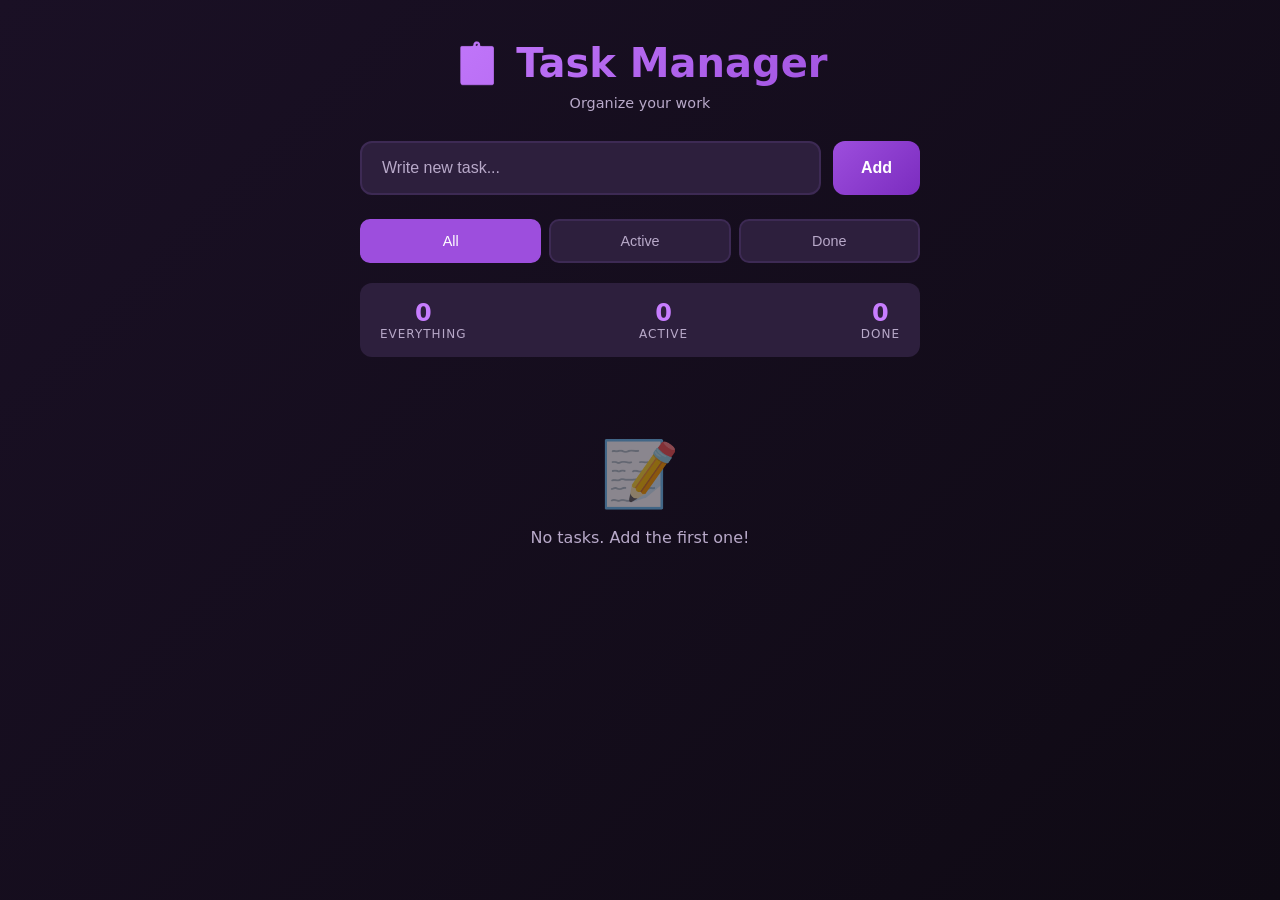
<file: preview_gd.html>
<!DOCTYPE html>
<html lang="ru">
<head>
    <meta charset="UTF-8">
    <meta name="viewport" content="width=device-width, initial-scale=1.0">
    <title>Task Manager | Gloy Dev</title>
    <style>
        * {
            margin: 0;
            padding: 0;
            box-sizing: border-box;
        }

        :root {
            --bg-primary: #1a1025;
            --bg-secondary: #2d1f3d;
            --bg-tertiary: #3d2a54;
            --accent: #9d4edd;
            --accent-light: #c77dff;
            --accent-dark: #7b2cbf;
            --text-primary: #f0e6ff;
            --text-secondary: #b8a9c9;
            --success: #4ade80;
            --danger: #f87171;
            --shadow: 0 4px 24px rgba(157, 78, 221, 0.2);
        }

        body {
            font-family: 'Segoe UI', system-ui, sans-serif;
            background: linear-gradient(135deg, var(--bg-primary) 0%, #0f0a14 100%);
            min-height: 100vh;
            color: var(--text-primary);
            padding: 20px;
        }

        .container {
            max-width: 600px;
            margin: 0 auto;
            padding: 20px;
        }

        header {
            text-align: center;
            margin-bottom: 30px;
            animation: fadeInDown 0.6s ease-out;
        }

        h1 {
            font-size: 2.5rem;
            background: linear-gradient(135deg, var(--accent-light), var(--accent));
            -webkit-background-clip: text;
            -webkit-text-fill-color: transparent;
            background-clip: text;
            margin-bottom: 8px;
        }

        .subtitle {
            color: var(--text-secondary);
            font-size: 0.9rem;
        }

        .input-section {
            display: flex;
            gap: 12px;
            margin-bottom: 24px;
            animation: fadeInUp 0.6s ease-out 0.1s both;
        }

        .task-input {
            flex: 1;
            padding: 16px 20px;
            border: 2px solid var(--bg-tertiary);
            border-radius: 12px;
            background: var(--bg-secondary);
            color: var(--text-primary);
            font-size: 1rem;
            transition: all 0.3s ease;
            outline: none;
        }

        .task-input:focus {
            border-color: var(--accent);
            box-shadow: 0 0 20px rgba(157, 78, 221, 0.3);
        }

        .task-input::placeholder {
            color: var(--text-secondary);
        }

        .add-btn {
            padding: 16px 28px;
            background: linear-gradient(135deg, var(--accent), var(--accent-dark));
            border: none;
            border-radius: 12px;
            color: white;
            font-size: 1rem;
            font-weight: 600;
            cursor: pointer;
            transition: all 0.3s ease;
            white-space: nowrap;
        }

        .add-btn:hover {
            transform: translateY(-2px);
            box-shadow: 0 8px 24px rgba(157, 78, 221, 0.4);
        }

        .add-btn:active {
            transform: translateY(0);
        }

        .filters {
            display: flex;
            gap: 8px;
            margin-bottom: 20px;
            animation: fadeInUp 0.6s ease-out 0.2s both;
        }

        .filter-btn {
            flex: 1;
            padding: 12px 16px;
            border: 2px solid var(--bg-tertiary);
            border-radius: 10px;
            background: var(--bg-secondary);
            color: var(--text-secondary);
            font-size: 0.9rem;
            cursor: pointer;
            transition: all 0.3s ease;
        }

        .filter-btn:hover {
            border-color: var(--accent);
            color: var(--text-primary);
        }

        .filter-btn.active {
            background: var(--accent);
            border-color: var(--accent);
            color: white;
        }

        .stats {
            display: flex;
            justify-content: space-between;
            padding: 16px 20px;
            background: var(--bg-secondary);
            border-radius: 12px;
            margin-bottom: 20px;
            animation: fadeInUp 0.6s ease-out 0.3s both;
        }

        .stat {
            text-align: center;
        }

        .stat-value {
            font-size: 1.5rem;
            font-weight: 700;
            color: var(--accent-light);
        }

        .stat-label {
            font-size: 0.75rem;
            color: var(--text-secondary);
            text-transform: uppercase;
            letter-spacing: 1px;
        }

        .task-list {
            list-style: none;
            display: flex;
            flex-direction: column;
            gap: 12px;
        }

        .task-item {
            display: flex;
            align-items: center;
            gap: 14px;
            padding: 18px 20px;
            background: var(--bg-secondary);
            border-radius: 12px;
            border: 2px solid transparent;
            transition: all 0.3s ease;
            animation: slideIn 0.4s ease-out;
        }

        .task-item:hover {
            border-color: var(--bg-tertiary);
            transform: translateX(4px);
        }

        .task-item.completed {
            opacity: 0.6;
        }

        .task-item.completed .task-text {
            text-decoration: line-through;
            color: var(--text-secondary);
        }

        .task-item.removing {
            animation: slideOut 0.3s ease-out forwards;
        }

        .checkbox {
            width: 24px;
            height: 24px;
            border: 2px solid var(--accent);
            border-radius: 6px;
            cursor: pointer;
            display: flex;
            align-items: center;
            justify-content: center;
            transition: all 0.3s ease;
            flex-shrink: 0;
        }

        .checkbox:hover {
            background: rgba(157, 78, 221, 0.2);
        }

        .checkbox.checked {
            background: var(--success);
            border-color: var(--success);
        }

        .checkbox.checked::after {
            content: '✓';
            color: white;
            font-weight: bold;
            font-size: 14px;
        }

        .task-text {
            flex: 1;
            font-size: 1rem;
            word-break: break-word;
        }

        .task-date {
            font-size: 0.75rem;
            color: var(--text-secondary);
            white-space: nowrap;
        }

        .delete-btn {
            width: 32px;
            height: 32px;
            border: none;
            border-radius: 8px;
            background: transparent;
            color: var(--text-secondary);
            cursor: pointer;
            transition: all 0.3s ease;
            display: flex;
            align-items: center;
            justify-content: center;
            font-size: 1.2rem;
        }

        .delete-btn:hover {
            background: rgba(248, 113, 113, 0.2);
            color: var(--danger);
        }

        .empty-state {
            text-align: center;
            padding: 60px 20px;
            color: var(--text-secondary);
            animation: fadeIn 0.5s ease-out;
        }

        .empty-icon {
            font-size: 4rem;
            margin-bottom: 16px;
            opacity: 0.5;
        }

        .clear-completed {
            width: 100%;
            padding: 14px;
            margin-top: 20px;
            border: 2px dashed var(--bg-tertiary);
            border-radius: 10px;
            background: transparent;
            color: var(--text-secondary);
            cursor: pointer;
            transition: all 0.3s ease;
            font-size: 0.9rem;
        }

        .clear-completed:hover {
            border-color: var(--danger);
            color: var(--danger);
            background: rgba(248, 113, 113, 0.1);
        }

        /* Animations */
        @keyframes fadeInDown {
            from {
                opacity: 0;
                transform: translateY(-20px);
            }
            to {
                opacity: 1;
                transform: translateY(0);
            }
        }

        @keyframes fadeInUp {
            from {
                opacity: 0;
                transform: translateY(20px);
            }
            to {
                opacity: 1;
                transform: translateY(0);
            }
        }

        @keyframes fadeIn {
            from { opacity: 0; }
            to { opacity: 1; }
        }

        @keyframes slideIn {
            from {
                opacity: 0;
                transform: translateX(-20px);
            }
            to {
                opacity: 1;
                transform: translateX(0);
            }
        }

        @keyframes slideOut {
            to {
                opacity: 0;
                transform: translateX(20px);
                height: 0;
                padding: 0;
                margin: 0;
            }
        }

        @keyframes pulse {
            0%, 100% { transform: scale(1); }
            50% { transform: scale(1.05); }
        }

        /* Responsive */
        @media (max-width: 500px) {
            .input-section {
                flex-direction: column;
            }

            .filters {
                flex-wrap: wrap;
            }

            .filter-btn {
                flex: 1 1 calc(50% - 4px);
            }

            h1 {
                font-size: 2rem;
            }

            .stats {
                flex-wrap: wrap;
                gap: 16px;
            }

            .stat {
                flex: 1 1 calc(33% - 12px);
            }
        }
    </style>
</head>
<body>
    <div class="container">
        <header>
            <h1>📋 Task Manager</h1>
            <p class="subtitle">Organize your work</p>
        </header>

        <div class="input-section">
            <input
                type="text"
                class="task-input"
                id="taskInput"
                placeholder="Write new task..."
                maxlength="200"
                autocomplete="off"
            >
            <button class="add-btn" id="addBtn">Add</button>
        </div>

        <div class="filters">
            <button class="filter-btn active" data-filter="all">All</button>
            <button class="filter-btn" data-filter="active">Active</button>
            <button class="filter-btn" data-filter="completed">Done</button>
        </div>

        <div class="stats">
            <div class="stat">
                <div class="stat-value" id="totalCount">0</div>
                <div class="stat-label">everything</div>
            </div>
            <div class="stat">
                <div class="stat-value" id="activeCount">0</div>
                <div class="stat-label">Active</div>
            </div>
            <div class="stat">
                <div class="stat-value" id="completedCount">0</div>
                <div class="stat-label">Done</div>
            </div>
        </div>

        <ul class="task-list" id="taskList"></ul>

        <button class="clear-completed" id="clearCompleted" style="display: none;">
            🗑️ Clear completed
        </button>
    </div>

    <script>
        /**
         * TaskManager - production-ready task management system
         * Features: CRUD, filtering, persistence, animations
         */
        class TaskManager {
            constructor() {
                this.STORAGE_KEY = 'gloy_tasks_v1';
                this.tasks = [];
                this.currentFilter = 'all';

                this.init();
            }

            init() {
                this.loadFromStorage();
                this.bindElements();
                this.bindEvents();
                this.render();

                console.log('[TaskManager] Initialized with', this.tasks.length, 'tasks');
            }

            bindElements() {
                this.elements = {
                    input: document.getElementById('taskInput'),
                    addBtn: document.getElementById('addBtn'),
                    taskList: document.getElementById('taskList'),
                    filterBtns: document.querySelectorAll('.filter-btn'),
                    totalCount: document.getElementById('totalCount'),
                    activeCount: document.getElementById('activeCount'),
                    completedCount: document.getElementById('completedCount'),
                    clearBtn: document.getElementById('clearCompleted')
                };
            }

            bindEvents() {
                // Add task
                this.elements.addBtn.addEventListener('click', () => this.addTask());
                this.elements.input.addEventListener('keypress', (e) => {
                    if (e.key === 'Enter') this.addTask();
                });

                // Filters
                this.elements.filterBtns.forEach(btn => {
                    btn.addEventListener('click', (e) => {
                        this.setFilter(e.target.dataset.filter);
                    });
                });

                // Clear completed
                this.elements.clearBtn.addEventListener('click', () => this.clearCompleted());

                // Task list delegation
                this.elements.taskList.addEventListener('click', (e) => {
                    const taskItem = e.target.closest('.task-item');
                    if (!taskItem) return;

                    const id = taskItem.dataset.id;

                    if (e.target.closest('.checkbox')) {
                        this.toggleTask(id);
                    } else if (e.target.closest('.delete-btn')) {
                        this.deleteTask(id, taskItem);
                    }
                });
            }

            // === CRUD Operations ===

            addTask() {
                const text = this.elements.input.value.trim();

                if (!text) {
                    this.shakeInput();
                    return;
                }

                const task = {
                    id: this.generateId(),
                    text: this.sanitize(text),
                    completed: false,
                    createdAt: Date.now()
                };

                this.tasks.unshift(task);
                this.saveToStorage();
                this.render();

                this.elements.input.value = '';
                this.elements.input.focus();

                console.log('[TaskManager] Added task:', task.id);
            }

            toggleTask(id) {
                const task = this.tasks.find(t => t.id === id);
                if (task) {
                    task.completed = !task.completed;
                    this.saveToStorage();
                    this.render();
                    console.log('[TaskManager] Toggled task:', id, '→', task.completed);
                }
            }

            deleteTask(id, element) {
                element.classList.add('removing');

                setTimeout(() => {
                    this.tasks = this.tasks.filter(t => t.id !== id);
                    this.saveToStorage();
                    this.render();
                    console.log('[TaskManager] Deleted task:', id);
                }, 300);
            }

            clearCompleted() {
                const items = this.elements.taskList.querySelectorAll('.task-item.completed');
                items.forEach(item => item.classList.add('removing'));

                setTimeout(() => {
                    this.tasks = this.tasks.filter(t => !t.completed);
                    this.saveToStorage();
                    this.render();
                    console.log('[TaskManager] Cleared completed tasks');
                }, 300);
            }

            // === Filtering ===

            setFilter(filter) {
                this.currentFilter = filter;

                this.elements.filterBtns.forEach(btn => {
                    btn.classList.toggle('active', btn.dataset.filter === filter);
                });

                this.render();
            }

            getFilteredTasks() {
                switch (this.currentFilter) {
                    case 'active':
                        return this.tasks.filter(t => !t.completed);
                    case 'completed':
                        return this.tasks.filter(t => t.completed);
                    default:
                        return this.tasks;
                }
            }

            // === Rendering ===

            render() {
                this.renderTasks();
                this.renderStats();
                this.renderClearButton();
            }

            renderTasks() {
                const tasks = this.getFilteredTasks();

                if (tasks.length === 0) {
                    this.elements.taskList.innerHTML = this.getEmptyState();
                    return;
                }

                this.elements.taskList.innerHTML = tasks.map(task => `
                    <li class="task-item ${task.completed ? 'completed' : ''}" data-id="${task.id}">
                        <div class="checkbox ${task.completed ? 'checked' : ''}"></div>
                        <span class="task-text">${task.text}</span>
                        <span class="task-date">${this.formatDate(task.createdAt)}</span>
                        <button class="delete-btn" title="Delete">×</button>
                    </li>
                `).join('');
            }

            renderStats() {
                const total = this.tasks.length;
                const completed = this.tasks.filter(t => t.completed).length;
                const active = total - completed;

                this.elements.totalCount.textContent = total;
                this.elements.activeCount.textContent = active;
                this.elements.completedCount.textContent = completed;
            }

            renderClearButton() {
                const hasCompleted = this.tasks.some(t => t.completed);
                this.elements.clearBtn.style.display = hasCompleted ? 'block' : 'none';
            }

            getEmptyState() {
                const messages = {
                    all: { icon: '📝', text: 'No tasks. Add the first one!' },
                    active: { icon: '✨', text: 'No active tasks. Great job!' },
                    completed: { icon: '🎯', text: 'No completed tasks yet' }
                };
                const { icon, text } = messages[this.currentFilter];

                return `
                    <div class="empty-state">
                        <div class="empty-icon">${icon}</div>
                        <p>${text}</p>
                    </div>
                `;
            }

            // === Storage ===

            saveToStorage() {
                try {
                    localStorage.setItem(this.STORAGE_KEY, JSON.stringify(this.tasks));
                } catch (e) {
                    console.error('[TaskManager] Storage save failed:', e);
                }
            }

            loadFromStorage() {
                try {
                    const data = localStorage.getItem(this.STORAGE_KEY);
                    this.tasks = data ? JSON.parse(data) : [];
                } catch (e) {
                    console.error('[TaskManager] Storage load failed:', e);
                    this.tasks = [];
                }
            }

            // === Utilities ===

            generateId() {
                return `task_${Date.now()}_${Math.random().toString(36).substr(2, 9)}`;
            }

            sanitize(text) {
                const div = document.createElement('div');
                div.textContent = text;
                return div.innerHTML;
            }

            formatDate(timestamp) {
                const date = new Date(timestamp);
                const now = new Date();
                const diff = now - date;

                if (diff < 60000) return 'сейчас';
                if (diff < 3600000) return `${Math.floor(diff / 60000)} мин`;
                if (diff < 86400000) return `${Math.floor(diff / 3600000)} ч`;

                return date.toLocaleDateString('ru-RU', {
                    day: 'numeric',
                    month: 'short'
                });
            }

            shakeInput() {
                this.elements.input.style.animation = 'none';
                this.elements.input.offsetHeight; // Trigger reflow
                this.elements.input.style.animation = 'pulse 0.3s ease';
                this.elements.input.style.borderColor = 'var(--danger)';

                setTimeout(() => {
                    this.elements.input.style.borderColor = '';
                }, 300);
            }
        }

        // Initialize
        document.addEventListener('DOMContentLoaded', () => {
            window.taskManager = new TaskManager();
        });
    </script>
</body>
</html>
</file>
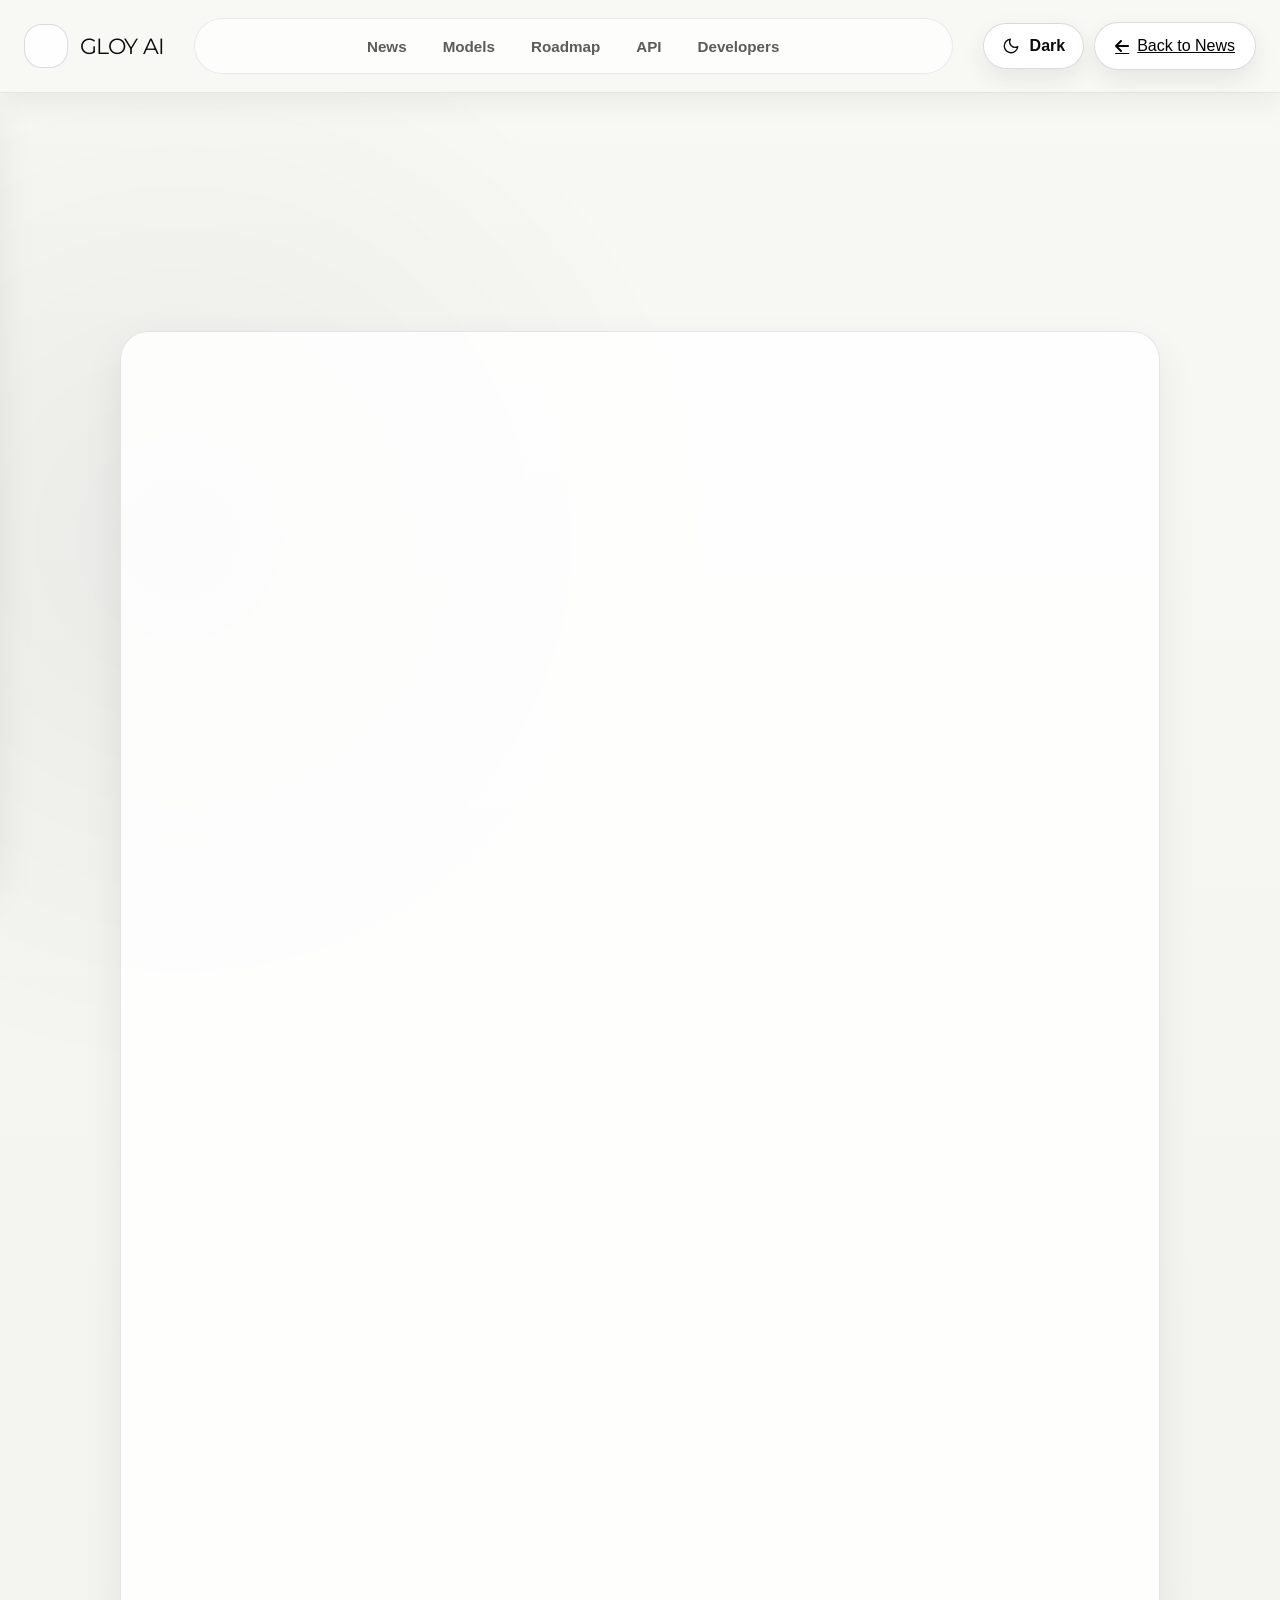
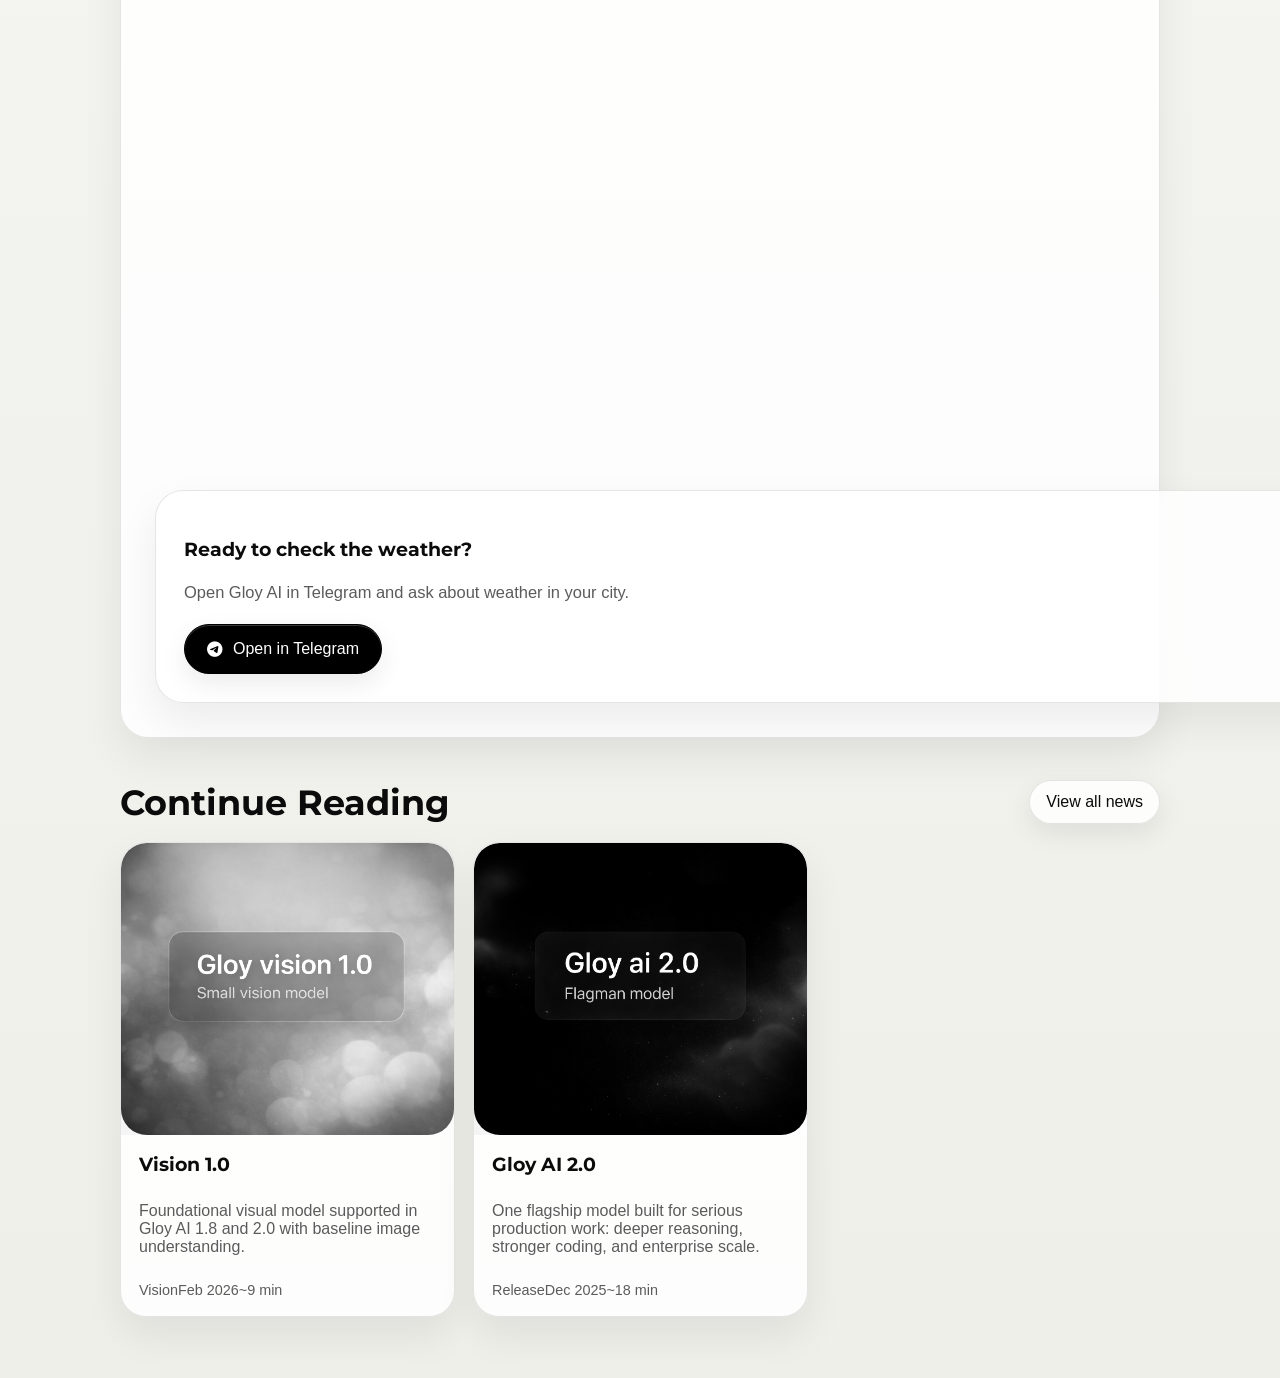
<file: news/gloy-weather-release.html>
<!DOCTYPE html>
<html lang="en">
<head>
    <meta charset="UTF-8">
    <meta name="viewport" content="width=device-width, initial-scale=1.0">
    <title>Gloy Weather - Fast & Beautiful Weather | GLOY AI</title>
    <meta name="description" content="Get weather updates quickly and beautifully through Gloy AI. Just ask for your city or town and receive instant, elegantly displayed forecasts.">
    <link rel="stylesheet" href="https://cdnjs.cloudflare.com/ajax/libs/font-awesome/6.4.0/css/all.min.css">
    <link rel="preconnect" href="https://fonts.googleapis.com">
    <link rel="preconnect" href="https://fonts.gstatic.com" crossorigin>
    <link href="https://fonts.googleapis.com/css2?family=Montserrat:wght@400;500;600;700;800&display=swap" rel="stylesheet">
    <link rel="stylesheet" href="../assets/release-monochrome.css">
    <style type="text/plain" data-legacy-release-style>
        :root {
            --page-text: #f4f4f5;
            --page-muted: #d4d4d8;
            --page-bg: #07090f;
            --page-bg-accent-1: rgba(255, 255, 255, 0.07);
            --page-bg-accent-2: rgba(255, 255, 255, 0.04);
            --surface: rgba(15, 18, 27, 0.72);
            --surface-strong: rgba(11, 14, 22, 0.92);
            --border-soft: rgba(255, 255, 255, 0.14);
            --border-strong: rgba(255, 255, 255, 0.32);
            --button-text: #0a0d12;
            --button-shadow: rgba(0, 0, 0, 0.35);
            --gradient: linear-gradient(135deg, #ffffff, #a1a1aa);
        }

        * { margin: 0; padding: 0; box-sizing: border-box; }

        body {
            font-family: 'Montserrat', sans-serif;
            color: var(--page-text);
            background-color: var(--page-bg);
            overflow-x: hidden;
            background-image:
                radial-gradient(circle at 10% 20%, var(--page-bg-accent-1) 0%, transparent 20%),
                radial-gradient(circle at 90% 80%, var(--page-bg-accent-2) 0%, transparent 20%);
        }

        .container { width: 100%; max-width: 980px; margin: 0 auto; padding: 0 20px; }

        header {
            padding: 20px 0;
            position: fixed;
            width: 100%;
            top: 0;
            z-index: 1000;
            background: var(--surface-strong);
            backdrop-filter: blur(10px);
            border-bottom: 1px solid var(--border-soft);
        }

        .header-content {
            display: flex;
            justify-content: space-between;
            align-items: center;
            max-width: 1200px;
            margin: 0 auto;
            padding: 0 20px;
            gap: 12px;
        }

        .logo { display: flex; align-items: center; gap: 10px; text-decoration: none; }

        .logo-mark {
            width: 12px;
            height: 12px;
            border-radius: 50%;
            background: linear-gradient(135deg, #ffffff, #9ca3af);
            box-shadow: 0 0 16px rgba(255, 255, 255, 0.35);
        }

        .logo-text {
            font-family: 'Montserrat', sans-serif;
            font-weight: 700;
            font-size: 28px;
            color: var(--page-text);
            letter-spacing: 0.04em;
        }

        .back-button {
            background: transparent;
            color: var(--page-text);
            border: 1px solid var(--border-strong);
            padding: 10px 20px;
            border-radius: 30px;
            font-weight: 600;
            cursor: pointer;
            transition: all 0.3s ease;
            text-decoration: none;
            display: inline-flex;
            align-items: center;
            gap: 8px;
        }

        .back-button:hover { background: var(--surface); transform: translateY(-2px); }

        .main-shell {
            margin-left: 320px;
            transition: margin-left 0.32s ease;
        }

        .news-sidebar {
            position: fixed;
            left: 18px;
            top: 92px;
            bottom: 18px;
            width: 284px;
            background: rgba(10, 13, 20, 0.93);
            border: 1px solid var(--border-soft);
            border-radius: 18px;
            box-shadow: 0 18px 36px rgba(0, 0, 0, 0.38);
            backdrop-filter: blur(8px);
            display: flex;
            flex-direction: column;
            z-index: 960;
            transform: translateX(0);
            opacity: 1;
            transition: transform 0.32s ease, opacity 0.32s ease;
            overflow: hidden;
        }

        .news-sidebar-head {
            display: flex;
            align-items: center;
            justify-content: space-between;
            padding: 16px 16px 12px;
            border-bottom: 1px solid var(--border-soft);
        }

        .news-sidebar-title {
            font-family: 'Montserrat', sans-serif;
            letter-spacing: 0.03em;
            font-size: 1.12rem;
            font-weight: 700;
            color: var(--page-text);
        }

        .sidebar-close-btn {
            border: 1px solid var(--border-soft);
            background: rgba(255, 255, 255, 0.03);
            color: var(--page-text);
            width: 30px;
            height: 30px;
            border-radius: 8px;
            cursor: pointer;
            display: inline-flex;
            align-items: center;
            justify-content: center;
            transition: background 0.2s ease, border-color 0.2s ease, transform 0.2s ease;
        }

        .sidebar-close-btn:hover {
            background: rgba(255, 255, 255, 0.1);
            border-color: rgba(255, 255, 255, 0.24);
            transform: translateY(-1px);
        }

        .news-sidebar-content {
            padding: 14px 14px 16px;
            overflow: auto;
            scrollbar-width: thin;
            display: grid;
            gap: 18px;
        }

        .sidebar-section-title {
            font-size: 0.78rem;
            color: var(--page-muted);
            text-transform: uppercase;
            letter-spacing: 0.08em;
            margin-bottom: 10px;
            display: block;
        }

        .sidebar-news-list,
        .sidebar-toc-list {
            display: grid;
            gap: 6px;
        }

        .sidebar-link {
            text-decoration: none;
            color: var(--page-text);
            background: rgba(255, 255, 255, 0.03);
            border: 1px solid transparent;
            border-radius: 10px;
            padding: 10px 11px;
            font-size: 0.92rem;
            line-height: 1.35;
            transition: background 0.2s ease, border-color 0.2s ease, transform 0.2s ease;
        }

        .sidebar-link:hover {
            background: rgba(255, 255, 255, 0.06);
            border-color: var(--border-soft);
            transform: translateX(2px);
        }

        .sidebar-link.current {
            background: rgba(255, 255, 255, 0.11);
            border-color: rgba(255, 255, 255, 0.28);
            font-weight: 600;
        }

        .sidebar-toc-list .sidebar-link {
            font-size: 0.86rem;
            color: #d5d9e3;
            padding: 8px 10px;
        }

        .sidebar-toc-list .sidebar-link.active {
            border-color: rgba(255, 255, 255, 0.34);
            background: rgba(255, 255, 255, 0.1);
            color: #f4f6ff;
        }

        .sidebar-toggle-btn {
            position: fixed;
            left: 18px;
            top: 102px;
            z-index: 970;
            border: 1px solid var(--border-strong);
            border-radius: 999px;
            background: rgba(12, 16, 24, 0.92);
            color: var(--page-text);
            padding: 9px 13px;
            display: inline-flex;
            align-items: center;
            gap: 8px;
            font-weight: 600;
            font-size: 0.9rem;
            cursor: pointer;
            box-shadow: 0 8px 20px rgba(0, 0, 0, 0.32);
            transition: transform 0.2s ease, background 0.2s ease, opacity 0.2s ease;
            opacity: 0;
            pointer-events: none;
        }

        .sidebar-toggle-btn:hover {
            transform: translateY(-1px);
            background: rgba(20, 25, 35, 0.96);
        }

        .sidebar-backdrop {
            position: fixed;
            inset: 0;
            background: rgba(0, 0, 0, 0.4);
            opacity: 0;
            pointer-events: none;
            transition: opacity 0.25s ease;
            z-index: 950;
        }

        body.sidebar-collapsed .main-shell { margin-left: 0; }
        body.sidebar-collapsed .news-sidebar { transform: translateX(calc(-100% - 30px)); opacity: 0; }
        body.sidebar-collapsed .sidebar-toggle-btn { opacity: 1; pointer-events: auto; }

        article { padding: 130px 0 80px; }

        .article-header { text-align: center; margin-bottom: 40px; }

        .article-meta {
            display: flex;
            justify-content: center;
            align-items: center;
            gap: 12px;
            color: var(--page-muted);
            font-size: 0.9rem;
            margin-bottom: 20px;
            flex-wrap: wrap;
        }

        .badge-new {
            background: rgba(255, 255, 255, 0.12);
            color: #fff;
            padding: 4px 10px;
            border-radius: 20px;
            font-size: 0.75rem;
            font-weight: 700;
            letter-spacing: 0.05em;
            border: 1px solid rgba(255, 255, 255, 0.25);
        }

        .badge-feature {
            background: rgba(59, 130, 246, 0.2);
            color: #60a5fa;
            padding: 4px 10px;
            border-radius: 20px;
            font-size: 0.75rem;
            font-weight: 700;
            letter-spacing: 0.05em;
            border: 1px solid rgba(59, 130, 246, 0.4);
        }

        .article-title {
            font-size: clamp(2rem, 5vw, 3.2rem);
            font-weight: 800;
            margin-bottom: 16px;
            line-height: 1.15;
            letter-spacing: -0.02em;
        }

        .article-subtitle {
            font-size: 1.15rem;
            color: var(--page-muted);
            max-width: 720px;
            margin: 0 auto;
            line-height: 1.6;
        }

        .article-content {
            max-width: 720px;
            margin: 0 auto;
            font-size: 1.05rem;
            line-height: 1.75;
        }

        .article-content p { margin-bottom: 1.2em; }

        .article-content h2 {
            font-size: 1.6rem;
            font-weight: 700;
            margin: 2em 0 0.8em;
            letter-spacing: -0.01em;
        }

        .article-content h3 {
            font-size: 1.25rem;
            font-weight: 600;
            margin: 1.6em 0 0.6em;
        }

        .article-content strong { color: #fff; font-weight: 600; }

        .article-content ul, .article-content ol {
            margin: 1em 0 1.5em 1.5em;
        }

        .article-content li { margin-bottom: 0.6em; }

        .highlight-box {
            background: rgba(255, 255, 255, 0.05);
            border: 1px solid var(--border-soft);
            border-radius: 12px;
            padding: 20px 24px;
            margin: 1.5em 0;
        }

        .feature-grid {
            display: grid;
            grid-template-columns: repeat(auto-fit, minmax(280px, 1fr));
            gap: 20px;
            margin: 2em 0;
        }

        .feature-card {
            background: rgba(255, 255, 255, 0.04);
            border: 1px solid var(--border-soft);
            border-radius: 14px;
            padding: 24px;
            transition: transform 0.2s ease, border-color 0.2s ease;
        }

        .feature-card:hover {
            transform: translateY(-3px);
            border-color: var(--border-strong);
        }

        .feature-icon {
            width: 44px;
            height: 44px;
            border-radius: 12px;
            background: rgba(255, 255, 255, 0.08);
            display: flex;
            align-items: center;
            justify-content: center;
            margin-bottom: 16px;
            font-size: 1.2rem;
            color: #fff;
        }

        .feature-card h3 {
            font-size: 1.1rem;
            font-weight: 600;
            margin: 0 0 8px;
        }

        .feature-card p {
            font-size: 0.95rem;
            color: var(--page-muted);
            margin: 0;
            line-height: 1.55;
        }

        .screenshot-container {
            margin: 2em 0;
            border-radius: 16px;
            overflow: hidden;
            border: 1px solid var(--border-soft);
            background: rgba(255, 255, 255, 0.03);
        }

        .screenshot-container img {
            width: 100%;
            height: auto;
            display: block;
        }

        .screenshot-caption {
            padding: 14px 18px;
            font-size: 0.9rem;
            color: var(--page-muted);
            text-align: center;
            border-top: 1px solid var(--border-soft);
        }

        .cta-section {
            background: rgba(255, 255, 255, 0.05);
            border: 1px solid var(--border-soft);
            border-radius: 16px;
            padding: 32px;
            text-align: center;
            margin: 2.5em 0;
        }

        .cta-section h3 {
            font-size: 1.3rem;
            font-weight: 700;
            margin-bottom: 12px;
        }

        .cta-section p {
            color: var(--page-muted);
            margin-bottom: 20px;
        }

        .cta-button {
            display: inline-flex;
            align-items: center;
            gap: 10px;
            background: #fff;
            color: var(--button-text);
            padding: 14px 28px;
            border-radius: 30px;
            text-decoration: none;
            font-weight: 600;
            transition: transform 0.2s ease, box-shadow 0.2s ease;
        }

        .cta-button:hover {
            transform: translateY(-2px);
            box-shadow: 0 8px 24px rgba(0, 0, 0, 0.3);
        }

        .tech-note {
            background: rgba(59, 130, 246, 0.08);
            border-left: 3px solid rgba(59, 130, 246, 0.6);
            padding: 16px 20px;
            border-radius: 0 10px 10px 0;
            margin: 1.5em 0;
            font-size: 0.95rem;
        }

        .tech-note strong {
            color: #60a5fa;
        }

        .continue-section {
            max-width: 980px;
            margin: 60px auto 0;
            padding: 0 20px;
        }

        .continue-header {
            display: flex;
            justify-content: space-between;
            align-items: center;
            margin-bottom: 16px;
        }

        .continue-title {
            font-size: 1.25rem;
            font-weight: 700;
        }

        .continue-view-all {
            color: var(--page-muted);
            text-decoration: none;
            font-size: 0.9rem;
            font-weight: 500;
            border: 1px solid var(--border-soft);
            padding: 8px 14px;
            border-radius: 8px;
            transition: all 0.2s ease;
        }

        .continue-view-all:hover {
            background: rgba(255, 255, 255, 0.06);
            color: var(--page-text);
        }

        .continue-grid {
            display: grid;
            grid-template-columns: repeat(3, 1fr);
            gap: 16px;
        }

        .continue-card {
            background: rgba(255, 255, 255, 0.04);
            border: 1px solid var(--border-soft);
            border-radius: 12px;
            overflow: hidden;
            text-decoration: none;
            color: inherit;
            transition: transform 0.2s ease, border-color 0.2s ease, box-shadow 0.2s ease;
            display: flex;
            flex-direction: column;
        }

        .continue-card:hover {
            transform: translateY(-4px);
            border-color: var(--border-strong);
            box-shadow: 0 12px 28px rgba(0, 0, 0, 0.35);
        }

        .continue-media {
            aspect-ratio: 16 / 10;
            position: relative;
            background: linear-gradient(135deg, #1f2937, #111827);
            overflow: hidden;
        }

        .continue-media img {
            width: 100%;
            height: 100%;
            object-fit: cover;
            display: block;
        }

        .continue-media-badge {
            position: absolute;
            top: 10px;
            left: 10px;
            z-index: 2;
            background: rgba(0, 0, 0, 0.58);
            color: #f8fafc;
            border: 1px solid rgba(255, 255, 255, 0.18);
            border-radius: 999px;
            padding: 4px 9px;
            font-size: 0.7rem;
            letter-spacing: 0.06em;
            text-transform: uppercase;
            font-weight: 700;
        }

        .continue-media.is-placeholder {
            background: linear-gradient(135deg, #101722 0%, #1b2432 40%, #0f172a 100%);
        }

        .continue-media.is-placeholder::before {
            content: "";
            position: absolute;
            inset: 0;
            background: linear-gradient(110deg, transparent 20%, rgba(255, 255, 255, 0.15) 45%, transparent 70%);
            transform: translateX(-100%);
            animation: continueShimmer 1.7s linear infinite;
        }

        .continue-media.is-placeholder .continue-placeholder-label {
            position: absolute;
            left: 12px;
            bottom: 12px;
            font-size: 0.78rem;
            color: #c7d2fe;
            z-index: 1;
            letter-spacing: 0.04em;
            text-transform: uppercase;
        }

        @keyframes continueShimmer {
            100% { transform: translateX(100%); }
        }

        .continue-body {
            padding: 13px 13px 14px;
            display: grid;
            gap: 8px;
        }

        .continue-card-title {
            font-size: 1.02rem;
            line-height: 1.35;
            color: #f8fafc;
        }

        .continue-card-excerpt {
            color: #c7cdd6;
            font-size: 0.9rem;
            line-height: 1.45;
        }

        .continue-meta {
            display: flex;
            flex-wrap: wrap;
            gap: 8px;
            color: #a1a8b3;
            font-size: 0.8rem;
        }

        @media (max-width: 1100px) {
            .main-shell { margin-left: 0; }

            body.sidebar-open { overflow: hidden; }

            .news-sidebar {
                top: calc(82px + env(safe-area-inset-top));
                left: max(10px, env(safe-area-inset-left));
                bottom: 12px;
                width: min(88vw, 320px);
                transform: translateX(calc(-100% - 22px));
                opacity: 0;
            }

            body.sidebar-open .news-sidebar {
                transform: translateX(0);
                opacity: 1;
            }

            .sidebar-toggle-btn {
                opacity: 1;
                pointer-events: auto;
                top: calc(88px + env(safe-area-inset-top));
                left: max(10px, env(safe-area-inset-left));
            }

            body.sidebar-open .sidebar-backdrop {
                opacity: 1;
                pointer-events: auto;
            }
        }

        @media (max-width: 768px) {
            header { padding: 12px 0; }

            .header-content { 
                padding: 0 14px;
                gap: 8px;
            }

            .logo-text { font-size: 20px; }

            .logo-mark {
                width: 10px;
                height: 10px;
            }

            .back-button {
                padding: 6px 10px;
                font-size: 0.78rem;
                gap: 4px;
                white-space: nowrap;
            }

            .back-button i { font-size: 0.75rem; }

            article { padding: 110px 0 56px; }

            .container { padding: 0 14px; }

            .article-meta {
                gap: 8px;
                font-size: 0.8rem;
            }

            .article-title { font-size: 1.7rem; }

            .article-subtitle { font-size: 1rem; }

            .article-content { font-size: 0.98rem; }

            .article-content h2 { font-size: 1.35rem; }

            .feature-grid { grid-template-columns: 1fr; }

            .continue-grid { grid-template-columns: 1fr; }

            .continue-header { align-items: flex-start; }

            .continue-section { margin-top: 44px; }

            .cta-section { padding: 22px; }

            .cta-button {
                padding: 12px 22px;
                font-size: 0.95rem;
            }

            .sidebar-toggle-btn span { display: none; }

            .sidebar-toggle-btn { padding: 9px 10px; }

            .continue-view-all {
                padding: 6px 11px;
                font-size: 0.8rem;
            }
        }

        @media (max-width: 480px) {
            .header-content {
                gap: 6px;
            }

            .logo-text { 
                font-size: 18px; 
            }

            .back-button {
                padding: 5px 8px;
                font-size: 0.7rem;
            }

            .back-button span {
                display: none;
            }
        }
    </style>
</head>
<body>
    <header>
        <div class="header-content">
            <a href="../index.html" class="logo">
                <span class="logo-mark"></span>
                <span class="logo-text">GLOY AI</span>
            </a>
            <nav class="release-nav" aria-label="Release navigation">
                <a class="release-nav-link" href="../index.html#news">News</a>
                <a class="release-nav-link" href="../index.html#models">Models</a>
                <a class="release-nav-link" href="../index.html#roadmap">Roadmap</a>
                <a class="release-nav-link" href="../index.html#api">API</a>
                <a class="release-nav-link" href="../index.html#developers">Developers</a>
            </nav>
            <div class="release-header-actions">
                <button class="release-theme-toggle" id="theme-toggle" type="button" aria-pressed="false" aria-label="Switch to dark theme">
                    <span class="theme-toggle-icon" aria-hidden="true">
                        <svg class="theme-icon theme-icon-moon" viewBox="0 0 24 24" fill="none" stroke="currentColor" stroke-width="1.8" stroke-linecap="round" stroke-linejoin="round">
                            <path d="M21 12.8A9 9 0 1 1 11.2 3a7.2 7.2 0 0 0 9.8 9.8Z"></path>
                        </svg>
                        <svg class="theme-icon theme-icon-sun" viewBox="0 0 24 24" fill="none" stroke="currentColor" stroke-width="1.8" stroke-linecap="round" stroke-linejoin="round">
                            <circle cx="12" cy="12" r="4.25"></circle>
                            <path d="M12 2.75v2.5M12 18.75v2.5M21.25 12h-2.5M5.25 12h-2.5M18.54 5.46l-1.77 1.77M7.23 16.77l-1.77 1.77M18.54 18.54l-1.77-1.77M7.23 7.23 5.46 5.46"></path>
                        </svg>
                    </span>
                    <span class="theme-toggle-label">Dark</span>
                </button>
                <a href="../index.html#news" class="back-button">
                    <i class="fas fa-arrow-left"></i> Back to News
                </a>
            </div>
        </div>
    </header>

    <aside class="news-sidebar" id="news-sidebar" aria-label="Sidebar">
        <div class="news-sidebar-head">
            <span class="news-sidebar-title">News & Sections</span>
            <button id="sidebar-close-btn" class="sidebar-close-btn" type="button" aria-label="Close sidebar">
                <i class="fas fa-times"></i>
            </button>
        </div>
        <div class="news-sidebar-content">
            <section>
                <span class="sidebar-section-title">Latest News</span>
                <nav class="sidebar-news-list">
                    <a class="sidebar-link" href="gloy-ai-2.0-release.html">Gloy AI 2.0 Release</a>
                    <a class="sidebar-link" href="vision-2.0-release.html">Vision 2.0</a>
                    <a class="sidebar-link" href="vision-1.0-release.html">Vision 1.0</a>
                    <a class="sidebar-link" href="introducing-gloydev-0.5-exp.html">Introducing Gloy Dev 0.5 Exp</a>
                    <a class="sidebar-link current" href="gloy-weather-release.html">Gloy Weather</a>
                </nav>
            </section>

            <section>
                <span class="sidebar-section-title">On This Page</span>
                <nav id="sidebar-toc" class="sidebar-toc-list"></nav>
            </section>
        </div>
    </aside>

    <button id="sidebar-toggle-btn" class="sidebar-toggle-btn" type="button" aria-label="Toggle sidebar">
        <i class="fas fa-bars"></i>
        <span>Sections</span>
    </button>
    <div id="sidebar-backdrop" class="sidebar-backdrop" aria-hidden="true"></div>

    <div class="main-shell">
    <article>
        <div class="container">
            <div class="article-header">
                <div class="article-meta">
                    <span class="badge-feature">FEATURE</span>
                    <span>February 27, 2026</span>
                    <span>-</span>
                    <span>~3 min read</span>
                    <span>-</span>
                    <span>Product Update</span>
                </div>
                <h1 class="article-title">Gloy Weather</h1>
                <p class="article-subtitle">Get weather updates quickly and beautifully. Just ask for your city or town, and Gloy delivers instant forecasts in an elegant, easy-to-read format.</p>
            </div>

            <div class="article-content">
                <p>Today we are introducing <strong>Gloy Weather</strong> — a fast, beautiful way to check the weather without leaving your conversation. No apps to install, no websites to navigate. Just ask Gloy, and get your forecast instantly.</p>

                <h2>How It Works</h2>
                <p>Using Gloy Weather is effortless. Simply tell Gloy your city or town, and the weather appears in a clean, visually appealing window. Current conditions, temperature, and key details are displayed at a glance.</p>

                <div class="feature-grid">
                    <div class="feature-card">
                        <div class="feature-icon">
                            <i class="fas fa-bolt"></i>
                        </div>
                        <h3>Instant Results</h3>
                        <p>Get weather information immediately. No waiting, no loading screens — just ask and receive.</p>
                    </div>
                    <div class="feature-card">
                        <div class="feature-icon">
                            <i class="fas fa-map-marker-alt"></i>
                        </div>
                        <h3>Any Location</h3>
                        <p>Works with cities, towns, and villages worldwide. Just name your place and Gloy finds it.</p>
                    </div>
                    <div class="feature-card">
                        <div class="feature-icon">
                            <i class="fas fa-calendar-day"></i>
                        </div>
                        <h3>Today & Tomorrow</h3>
                        <p>Need tomorrow's forecast? Just ask. Gloy provides both current and next-day predictions.</p>
                    </div>
                    <div class="feature-card">
                        <div class="feature-icon">
                            <i class="fas fa-paint-brush"></i>
                        </div>
                        <h3>Beautiful Design</h3>
                        <p>Weather data presented in an elegant, easy-to-read visual format that fits Gloy's aesthetic.</p>
                    </div>
                </div>

                <h2>Tomorrow's Weather Too</h2>
                <p>Planning ahead? Gloy Weather can provide forecasts for tomorrow as well. Just specify how many days you need — whether it's just today, tomorrow, or a short-range outlook.</p>

                <div class="highlight-box">
                    <p><strong>Example queries:</strong> "What's the weather in Paris?" / "Weather in my village" / "Forecast for tomorrow in Tokyo" / "Weather for next 2 days in London"</p>
                </div>

                <div class="screenshot-container">
                    <img src="demo_gw.png" alt="Gloy Weather showing weather in London with current conditions and today's forecast">
                    <div class="screenshot-caption">Ask for weather in any city — Gloy displays current conditions and today's forecast in a beautiful, easy-to-read format</div>
                </div>

                <h2>Powered by Forecast API</h2>
                <p>Gloy Weather currently operates through Forecast API, providing reliable and accurate weather data. This integration ensures you receive up-to-date information from trusted meteorological sources.</p>

                <div class="tech-note">
                    <strong>Technical note:</strong> Forecast API integration is currently active on our side. This means weather functionality is available immediately without requiring any API keys or setup from users. We are working to bring this capability fully in-house soon.
                </div>

                <h2>Try It Now</h2>
                <p>Gloy Weather is available right now. Open your conversation with Gloy and ask about the weather in your area. Experience how simple and elegant weather updates can be.</p>

                <div class="cta-section">
                    <h3>Ready to check the weather?</h3>
                    <p>Open Gloy AI in Telegram and ask about weather in your city.</p>
                    <a href="https://t.me/gloy_dev" target="_blank" class="cta-button">
                        <i class="fab fa-telegram"></i> Open in Telegram
                    </a>
                </div>
            </div>

            <section class="continue-section" aria-label="Continue reading">
                <div class="continue-header">
                    <h2 class="continue-title">Continue Reading</h2>
                    <a class="continue-view-all" href="../index.html">View all news</a>
                </div>
                <div id="continue-reading-grid" class="continue-grid"></div>
            </section>
        </div>
    </article>
    </div>
    <script src="../assets/release-pages.js"></script>
    <script>
        (function () {
            const sidebar = document.getElementById('news-sidebar');
            const sidebarToggleBtn = document.getElementById('sidebar-toggle-btn');
            const sidebarCloseBtn = document.getElementById('sidebar-close-btn');
            const sidebarBackdrop = document.getElementById('sidebar-backdrop');
            const sidebarToc = document.getElementById('sidebar-toc');
            const continueGrid = document.getElementById('continue-reading-grid');

            function isMobileSidebar() {
                return window.matchMedia('(max-width: 1100px)').matches;
            }

            function setSidebarDesktopCollapsed(collapsed) {
                document.body.classList.toggle('sidebar-collapsed', collapsed);
                updateToggleButtonState();
            }

            function setSidebarMobileOpen(open) {
                document.body.classList.toggle('sidebar-open', open);
                updateToggleButtonState();
            }

            function initSidebarState() {
                if (isMobileSidebar()) {
                    document.body.classList.remove('sidebar-collapsed');
                    setSidebarMobileOpen(false);
                } else {
                    setSidebarDesktopCollapsed(false);
                    setSidebarMobileOpen(false);
                }
            }

            function toggleSidebar() {
                if (isMobileSidebar()) {
                    setSidebarMobileOpen(!document.body.classList.contains('sidebar-open'));
                } else {
                    setSidebarDesktopCollapsed(!document.body.classList.contains('sidebar-collapsed'));
                }
            }

            sidebarToggleBtn.addEventListener('click', toggleSidebar);
            sidebarCloseBtn.addEventListener('click', toggleSidebar);
            sidebarBackdrop.addEventListener('click', function () { setSidebarMobileOpen(false); });
            window.addEventListener('resize', initSidebarState);
            initSidebarState();

            document.addEventListener('keydown', function (event) {
                if (event.key !== 'Escape') return;
                if (isMobileSidebar() && document.body.classList.contains('sidebar-open')) {
                    setSidebarMobileOpen(false);
                } else if (!isMobileSidebar() && !document.body.classList.contains('sidebar-collapsed')) {
                    setSidebarDesktopCollapsed(true);
                }
            });

            function updateToggleButtonState() {
                const isOpenDesktop = !isMobileSidebar() && !document.body.classList.contains('sidebar-collapsed');
                const isOpenMobile = isMobileSidebar() && document.body.classList.contains('sidebar-open');
                const isOpen = isOpenDesktop || isOpenMobile;
                sidebarToggleBtn.setAttribute('aria-expanded', String(isOpen));
                sidebarCloseBtn.setAttribute('aria-expanded', String(isOpen));
            }

            function slugify(input) {
                return input.toLowerCase().replace(/[^a-z0-9\s-]/g, '').trim().replace(/\s+/g, '-').slice(0, 60);
            }

            function buildToc() {
                const headings = document.querySelectorAll('.article-content h2');
                sidebarToc.innerHTML = '';
                headings.forEach(function (heading, index) {
                    if (!heading.id) {
                        heading.id = 'section-' + (index + 1) + '-' + slugify(heading.textContent || ('part-' + (index + 1)));
                    }
                    const link = document.createElement('a');
                    link.href = '#' + heading.id;
                    link.className = 'sidebar-link';
                    link.textContent = heading.textContent.trim();
                    link.addEventListener('click', function () {
                        if (isMobileSidebar()) setSidebarMobileOpen(false);
                    });
                    sidebarToc.appendChild(link);
                });
            }

            function initTocSpy() {
                const tocLinks = Array.from(sidebarToc.querySelectorAll('a'));
                if (!tocLinks.length) return;
                const map = new Map(tocLinks.map(function (link) { return [link.getAttribute('href').slice(1), link]; }));
                const observer = new IntersectionObserver(function (entries) {
                    entries.forEach(function (entry) {
                        const link = map.get(entry.target.id);
                        if (!link) return;
                        if (entry.isIntersecting) {
                            tocLinks.forEach(function (l) { l.classList.remove('active'); });
                            link.classList.add('active');
                        }
                    });
                }, { rootMargin: '-35% 0px -55% 0px', threshold: 0.01 });

                document.querySelectorAll('.article-content h2').forEach(function (heading) {
                    observer.observe(heading);
                });
            }

            buildToc();
            initTocSpy();

            function shuffleArray(list) {
                const arr = list.slice();
                for (let i = arr.length - 1; i > 0; i -= 1) {
                    const j = Math.floor(Math.random() * (i + 1));
                    const temp = arr[i];
                    arr[i] = arr[j];
                    arr[j] = temp;
                }
                return arr;
            }

            function createNewsCard(item) {
                const card = document.createElement('a');
                card.className = 'continue-card';
                card.href = item.href;

                const media = document.createElement('div');
                media.className = 'continue-media';

                const badge = document.createElement('span');
                badge.className = 'continue-media-badge';
                badge.textContent = item.tag;
                media.appendChild(badge);

                if (item.image) {
                    const img = document.createElement('img');
                    img.loading = 'lazy';
                    img.src = item.image;
                    img.alt = item.title + ' preview';
                    img.addEventListener('error', function () {
                        media.classList.add('is-placeholder');
                        media.innerHTML = '<span class="continue-media-badge">' + item.tag + '</span><span class="continue-placeholder-label">Preview loading</span>';
                    });
                    media.appendChild(img);
                } else {
                    media.classList.add('is-placeholder');
                    const placeholder = document.createElement('span');
                    placeholder.className = 'continue-placeholder-label';
                    placeholder.textContent = 'Preview loading';
                    media.appendChild(placeholder);
                }

                const body = document.createElement('div');
                body.className = 'continue-body';

                const title = document.createElement('h3');
                title.className = 'continue-card-title';
                title.textContent = item.title;

                const excerpt = document.createElement('p');
                excerpt.className = 'continue-card-excerpt';
                excerpt.textContent = item.excerpt;

                const meta = document.createElement('div');
                meta.className = 'continue-meta';
                meta.innerHTML = '<span>' + item.category + '</span><span>' + item.date + '</span><span>' + item.readTime + '</span>';

                body.appendChild(title);
                body.appendChild(excerpt);
                body.appendChild(meta);

                card.appendChild(media);
                card.appendChild(body);
                return card;
            }

            function initContinueReading() {
                if (!continueGrid) return;
                const currentPage = window.location.pathname.split('/').pop() || 'gloy-weather-release.html';
                const newsItems = [
                    {
                        href: 'gloy-ai-2.0-release.html',
                        title: 'Gloy AI 2.0',
                        excerpt: 'One flagship model built for serious production work: deeper reasoning, stronger coding, and enterprise scale.',
                        category: 'Release',
                        date: 'Dec 2025',
                        readTime: '~18 min',
                        tag: 'New',
                        image: 'gloy2.0_news.png'
                    },
                    {
                        href: 'vision-2.0-release.html',
                        title: 'Vision 2.0',
                        excerpt: 'A more stable and slightly faster visual model with stronger full-scene understanding.',
                        category: 'Vision',
                        date: 'Feb 2026',
                        readTime: '~10 min',
                        tag: 'New',
                        image: 'vision_2.0.png'
                    },
                    {
                        href: 'vision-1.0-release.html',
                        title: 'Vision 1.0',
                        excerpt: 'Foundational visual model supported in Gloy AI 1.8 and 2.0 with baseline image understanding.',
                        category: 'Vision',
                        date: 'Feb 2026',
                        readTime: '~9 min',
                        tag: 'New',
                        image: 'vision_1.0.png'
                    },
                    {
                        href: 'introducing-gloydev-0.5-exp.html',
                        title: 'Gloy Dev 0.5 Exp',
                        excerpt: 'Our most capable coding model through API, focused on reliable engineering output.',
                        category: 'Engineering',
                        date: 'Feb 2026',
                        readTime: '~8 min',
                        tag: 'Dev',
                        image: 'gd_news.png'
                    }
                ];

                // Filter out current page and shuffle
                const otherNews = newsItems.filter(function(item) {
                    return item.href !== currentPage;
                });

                continueGrid.innerHTML = '';
                shuffleArray(otherNews).slice(0, 3).forEach(function (item) {
                    continueGrid.appendChild(createNewsCard(item));
                });
            }

            initContinueReading();
        })();
    </script>
</body>
</html>
</file>
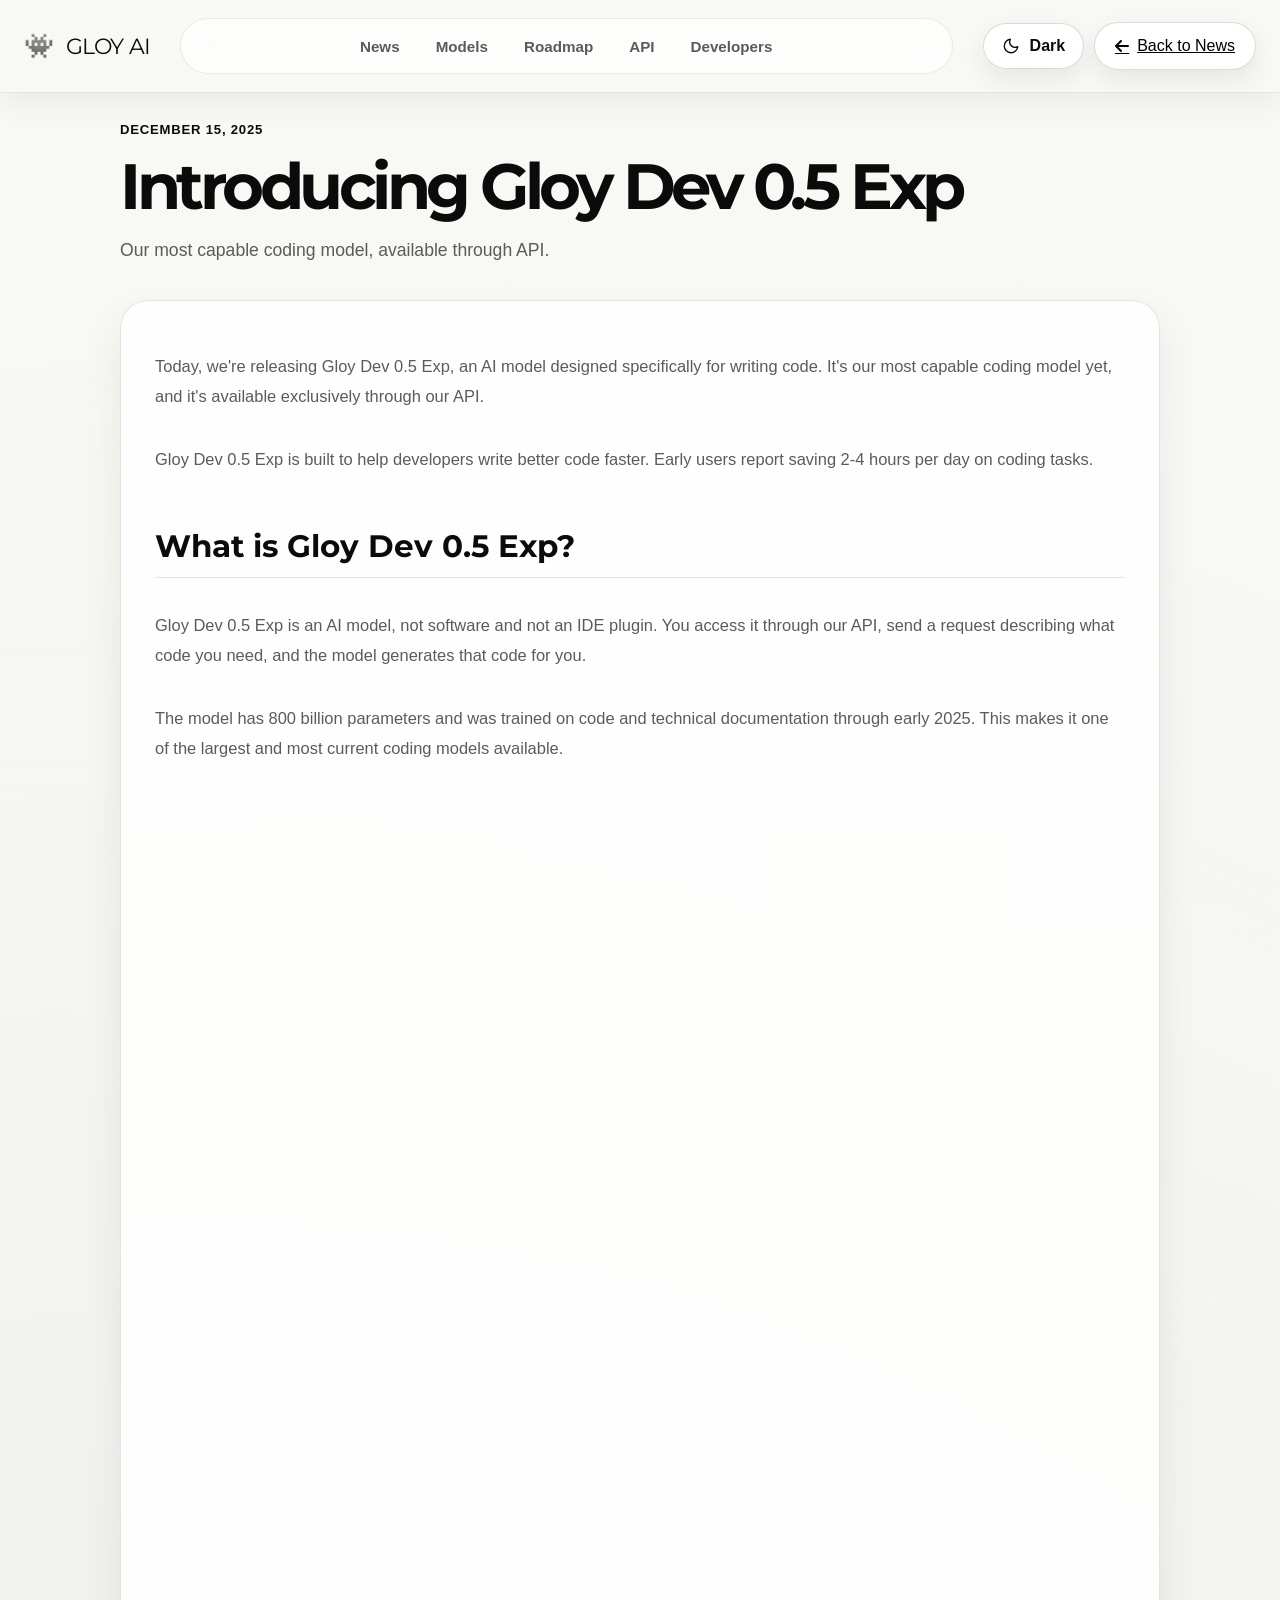
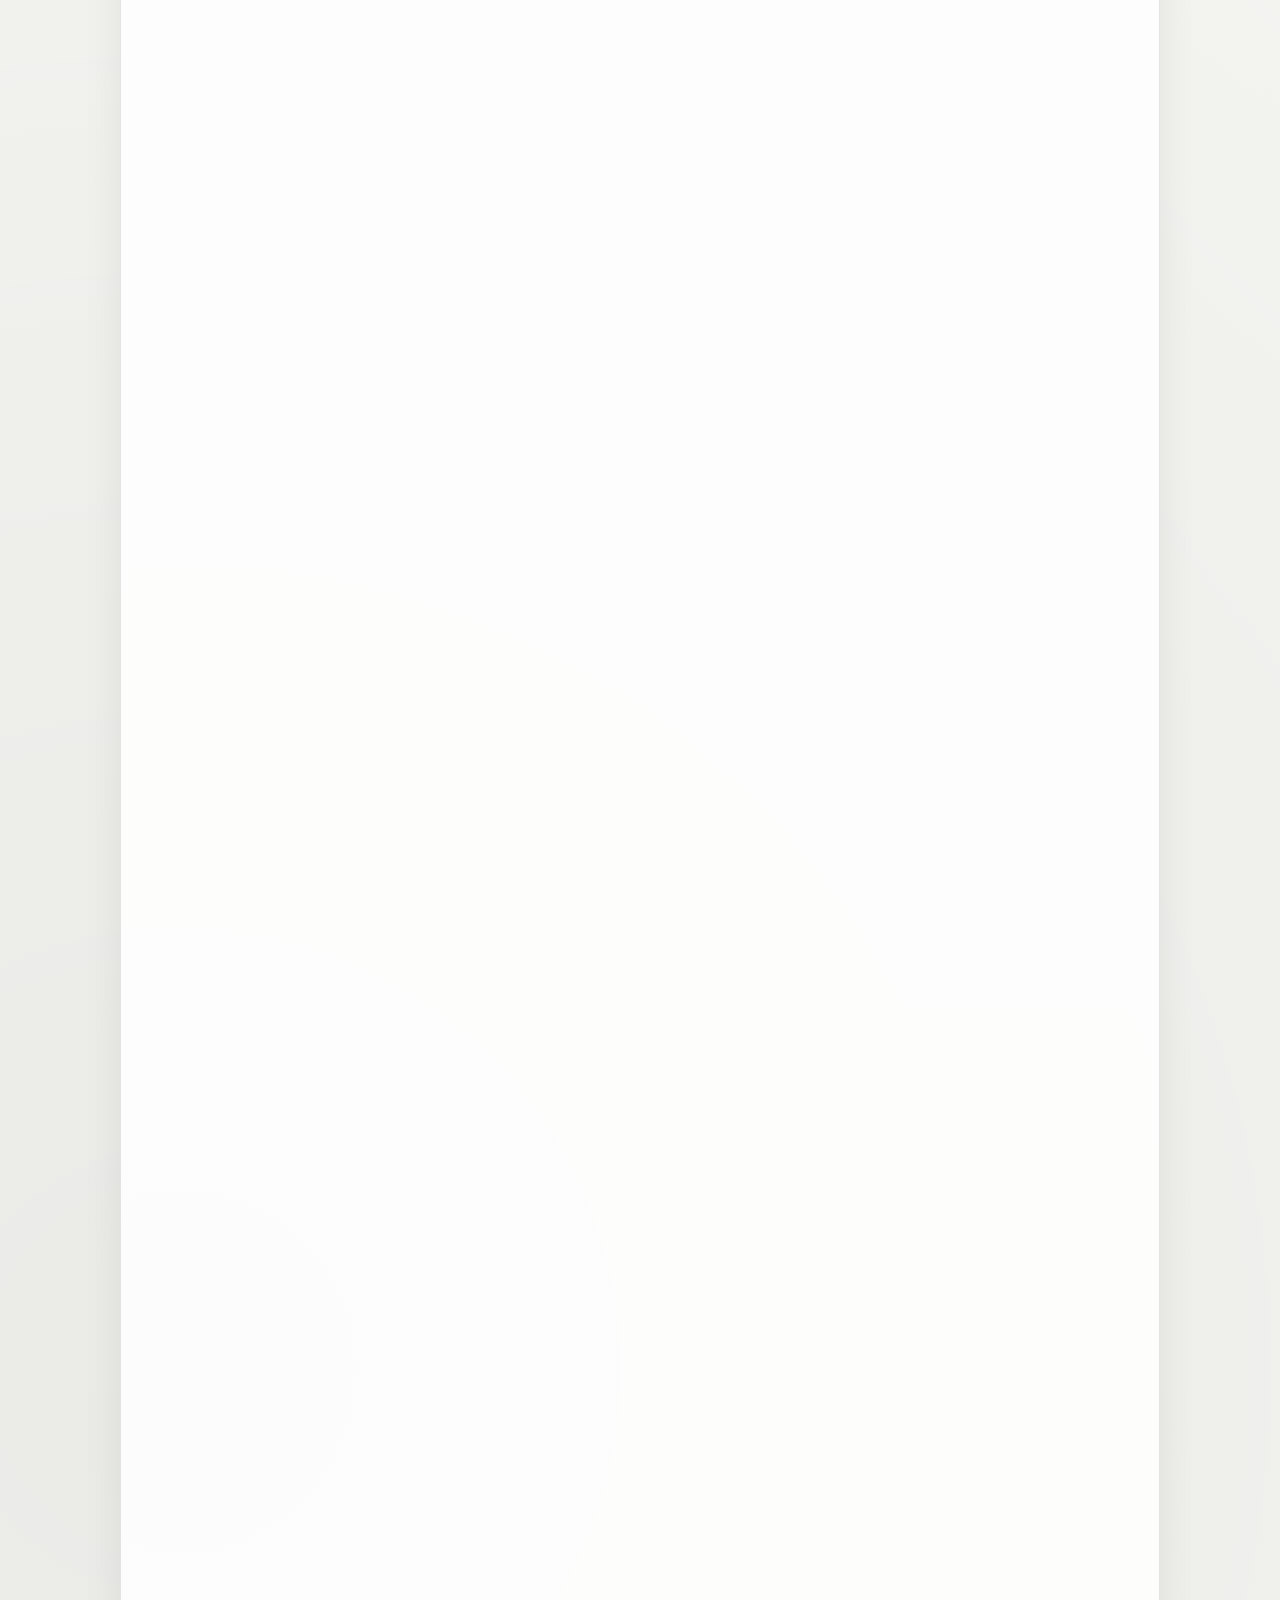
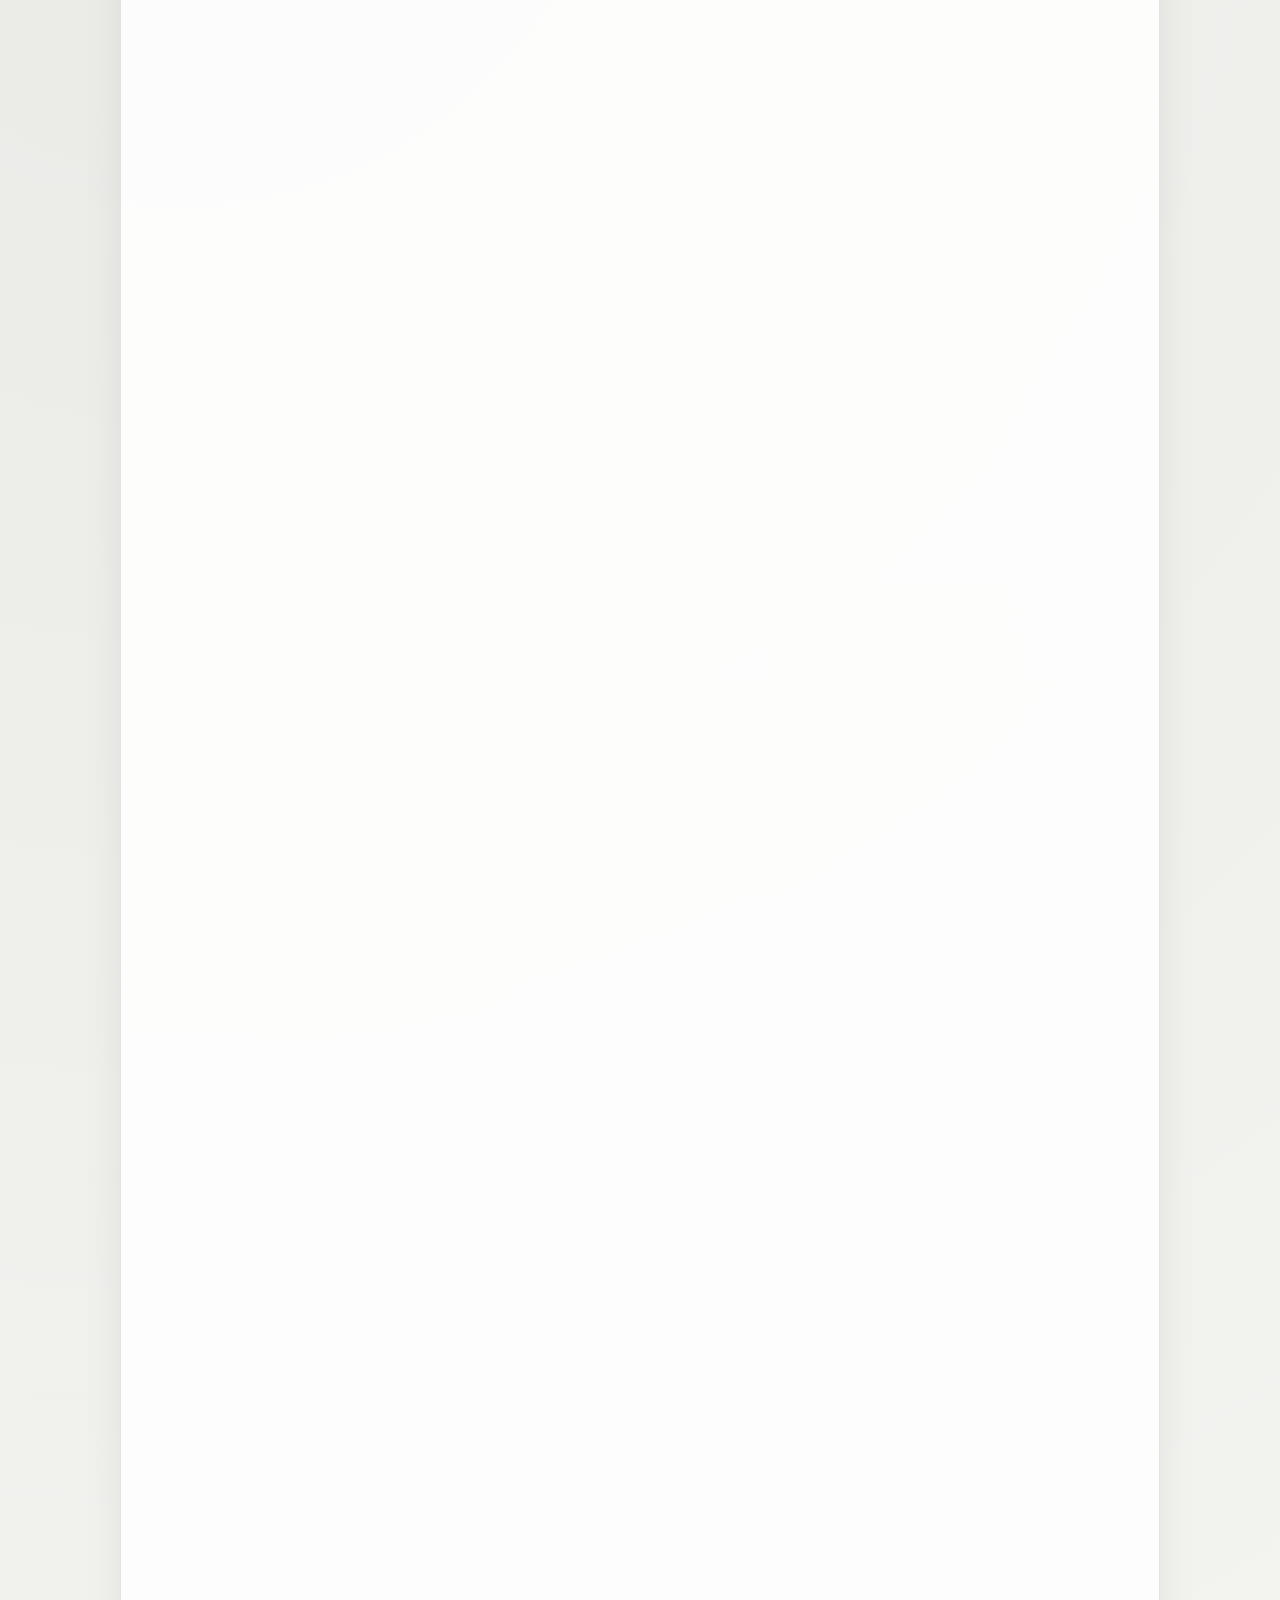
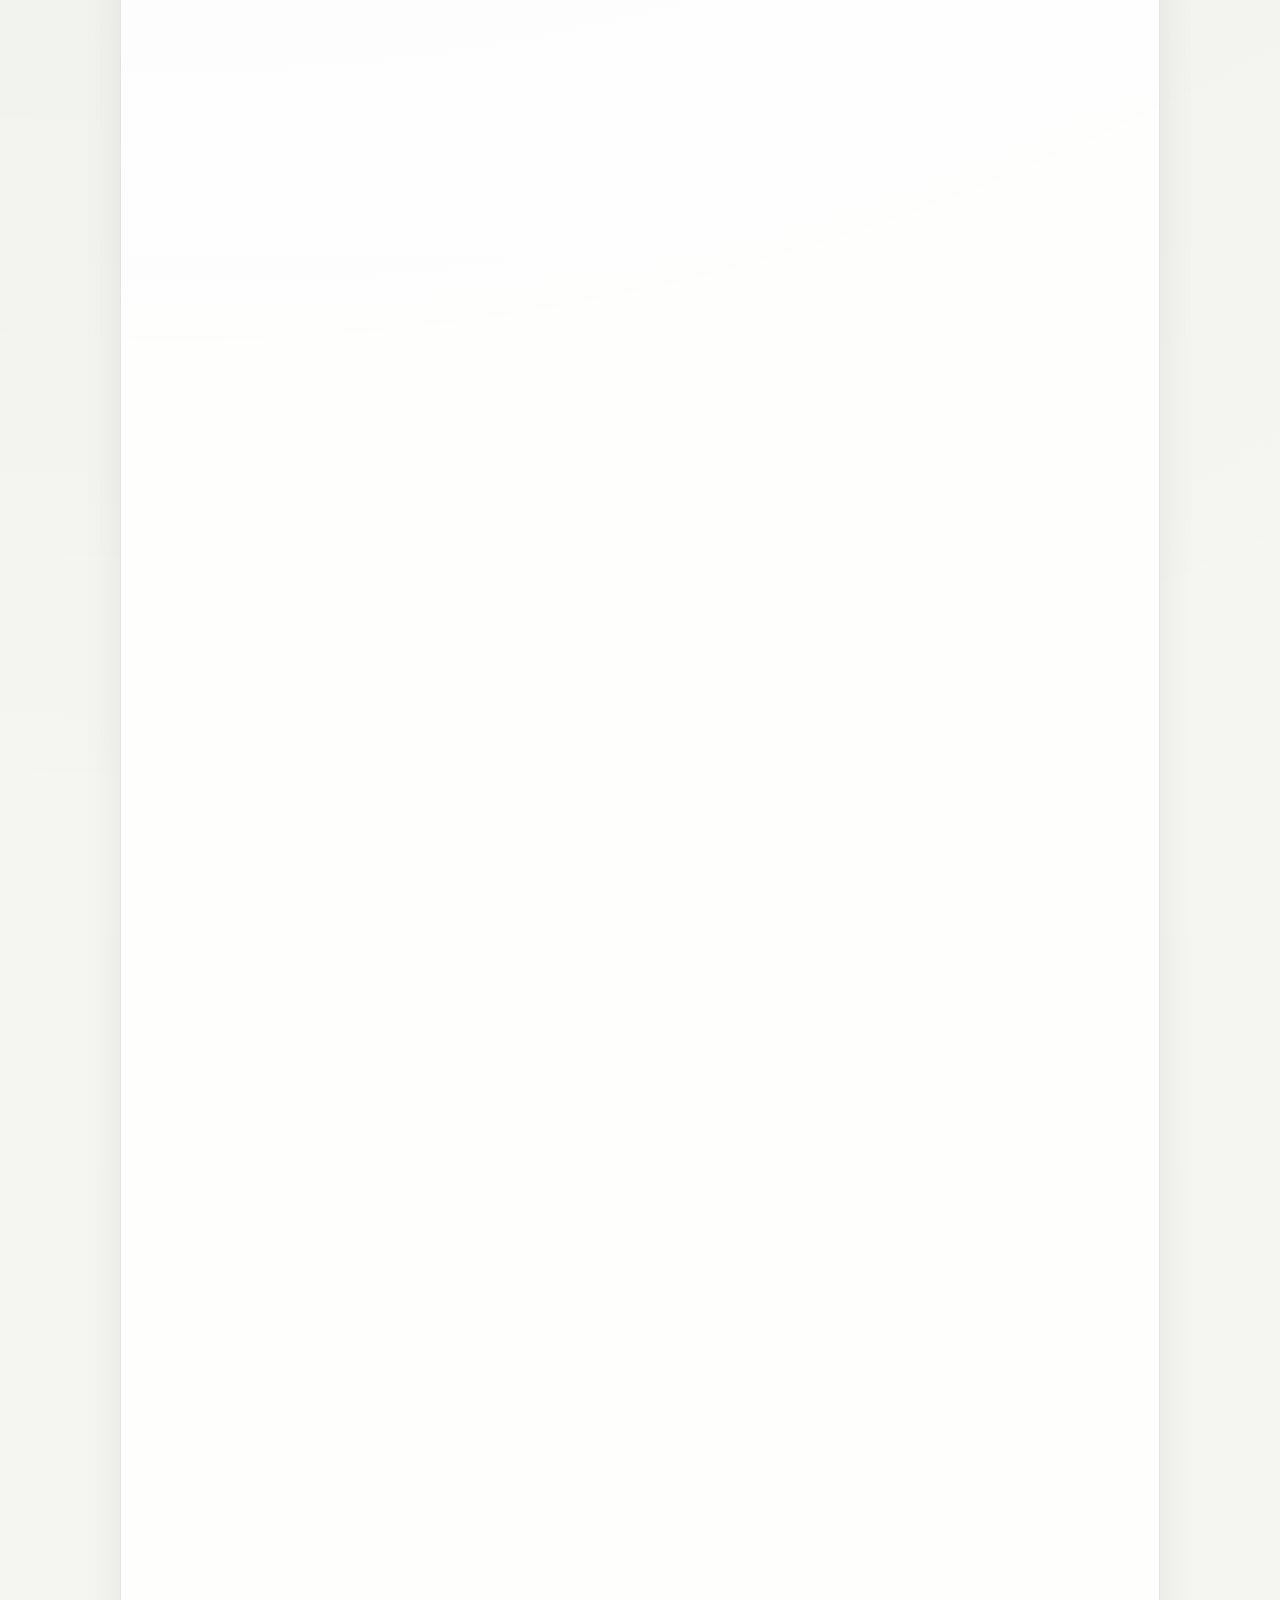
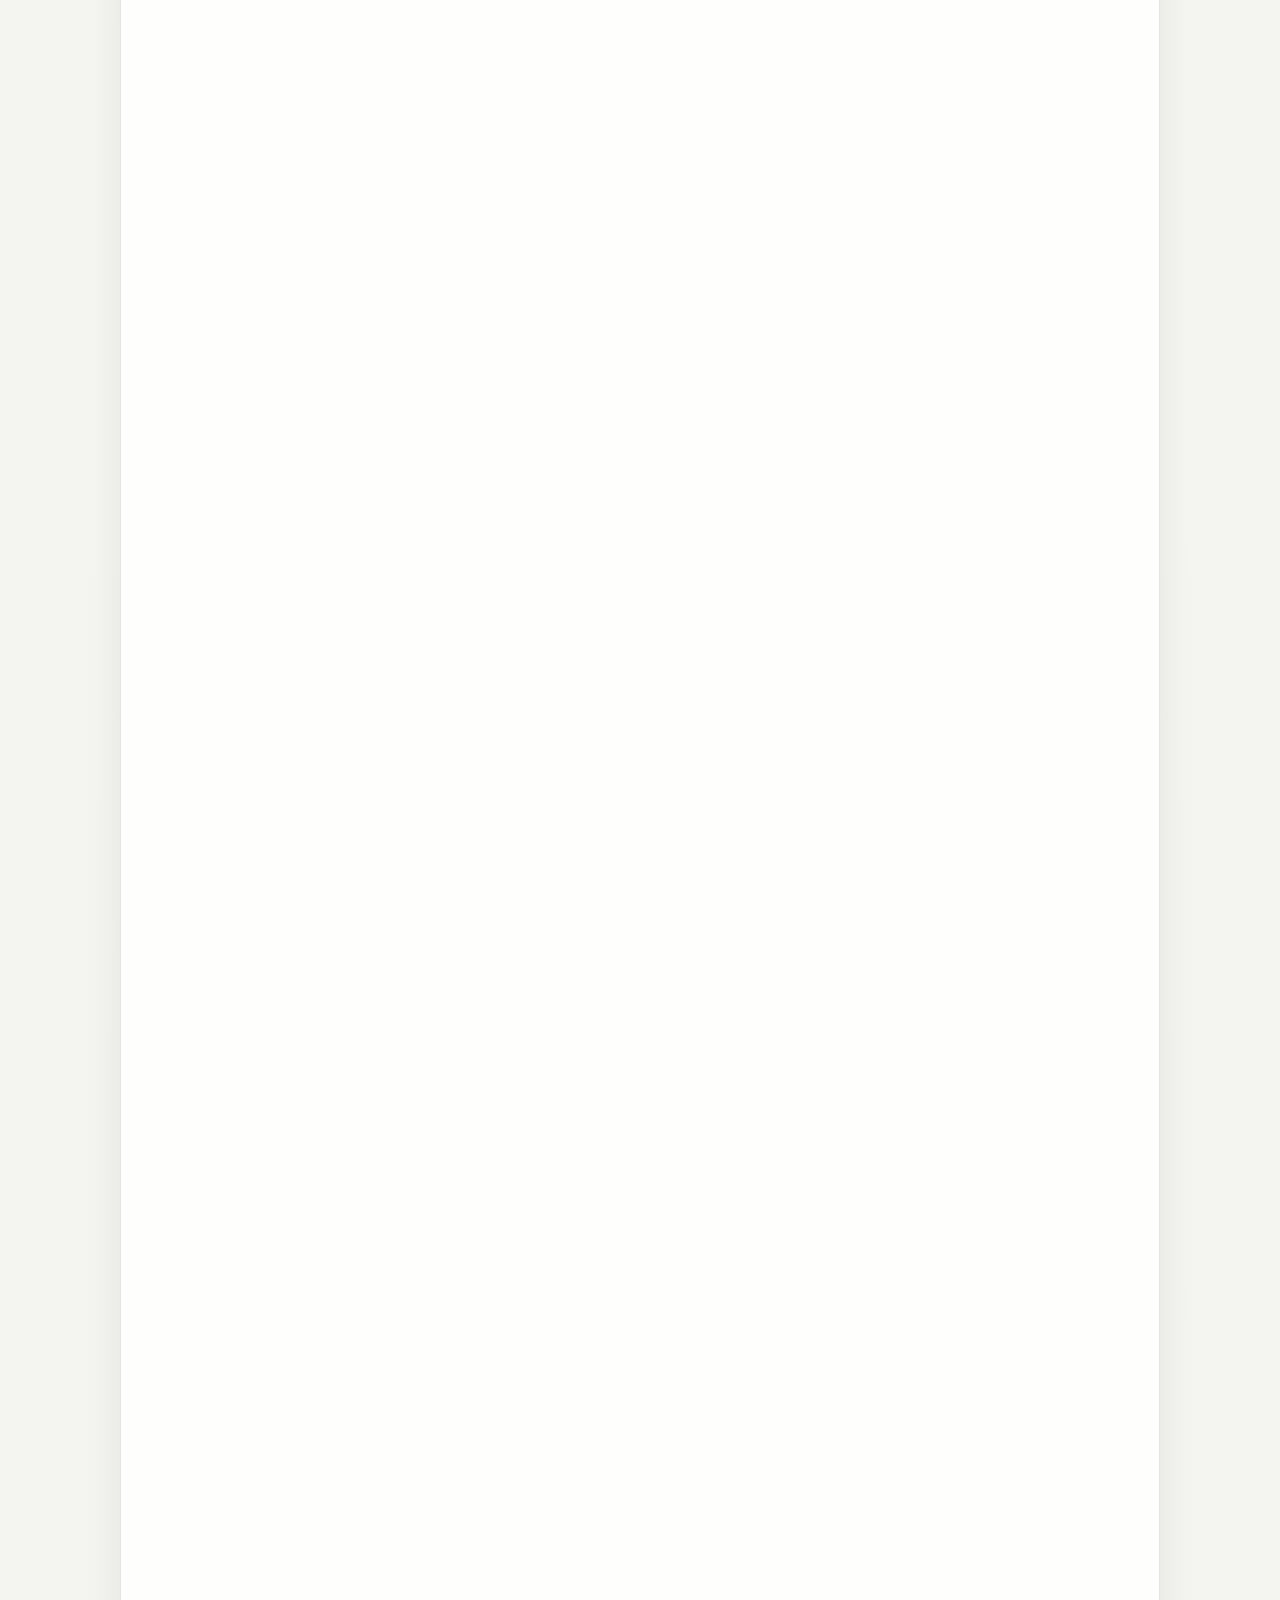
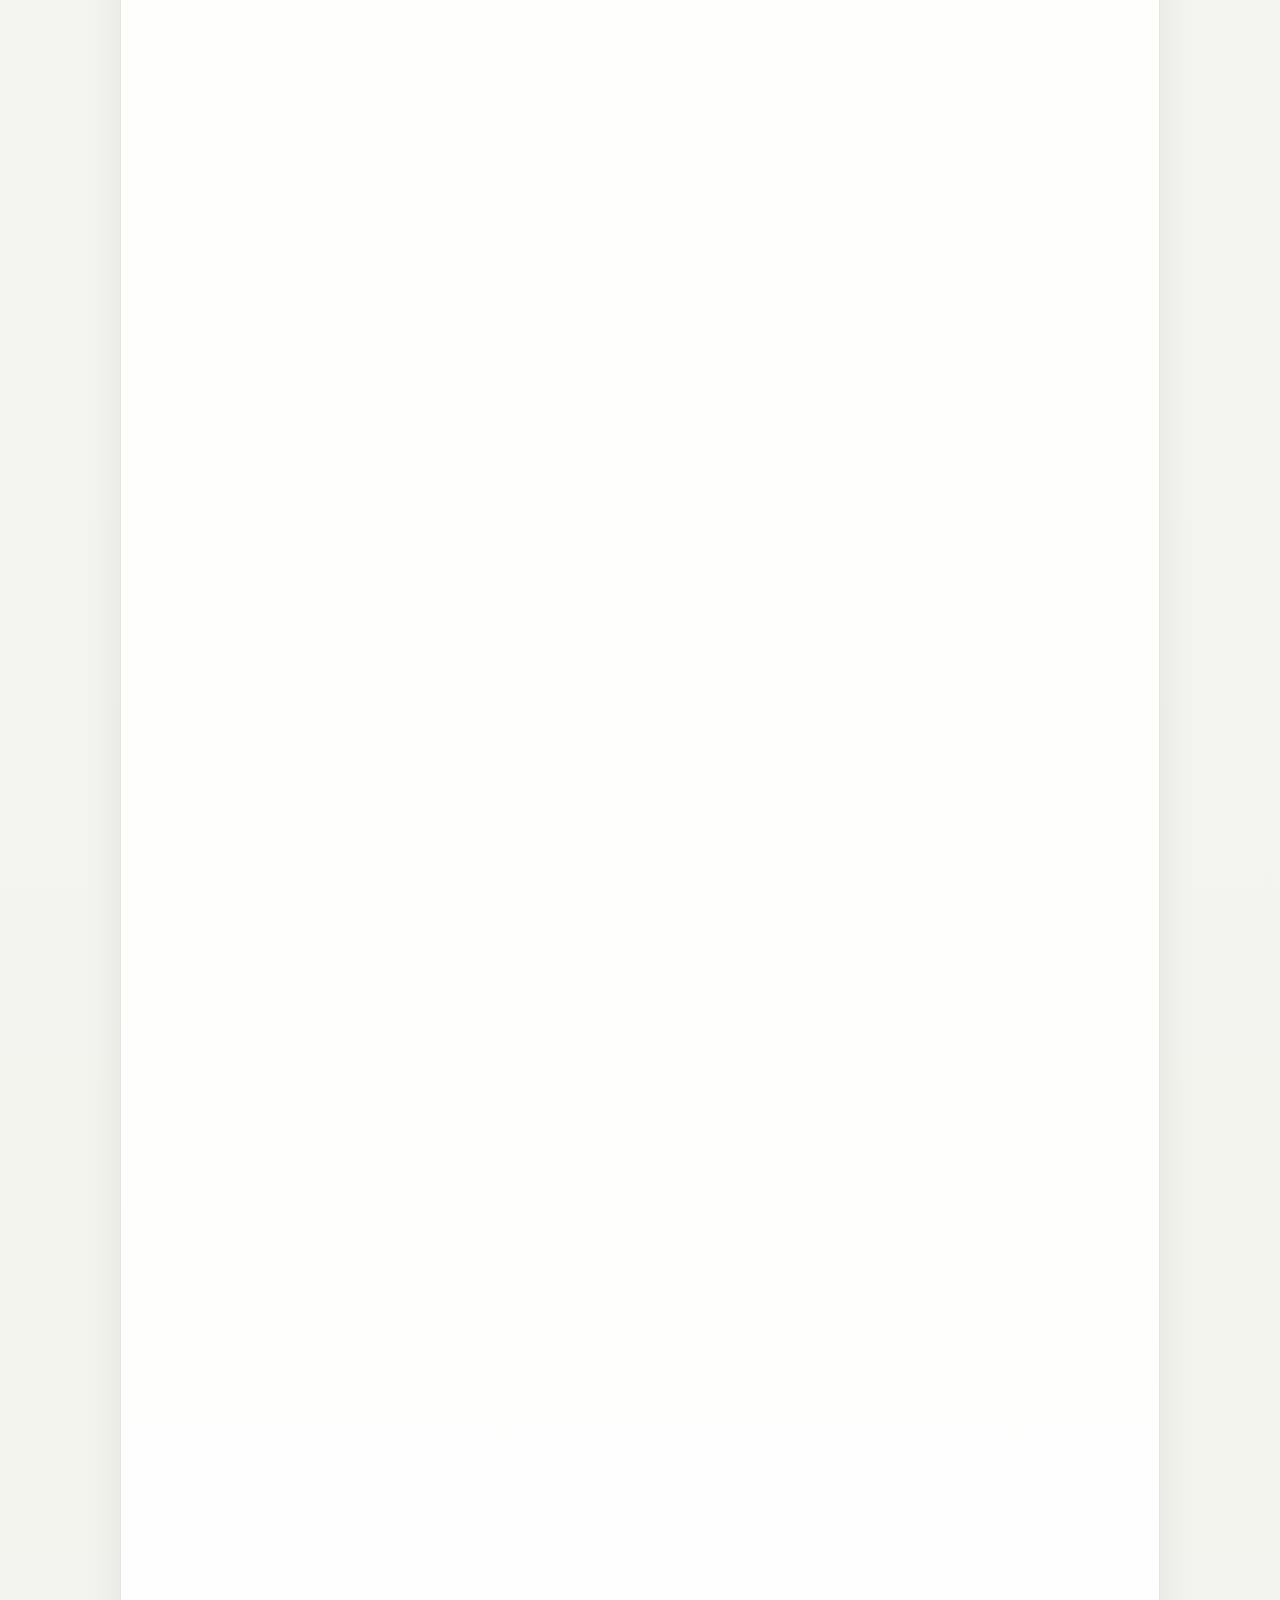
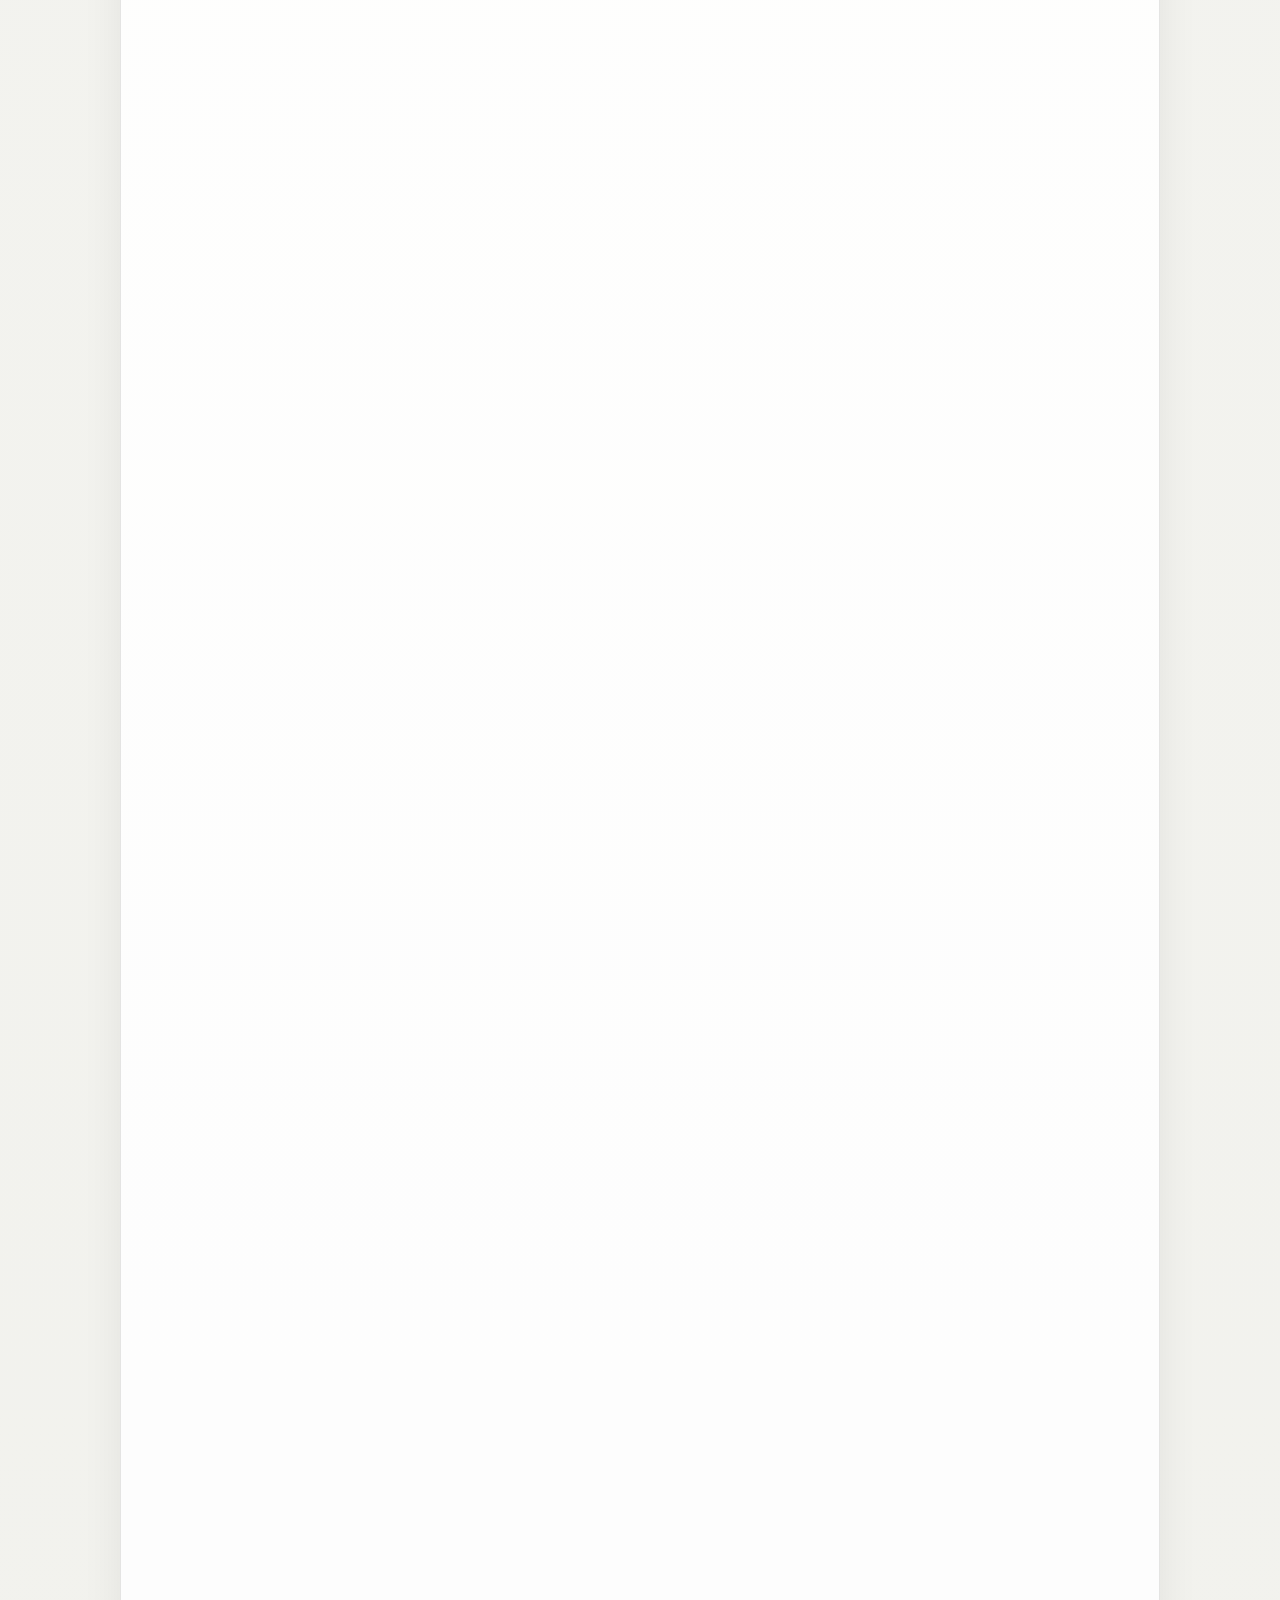
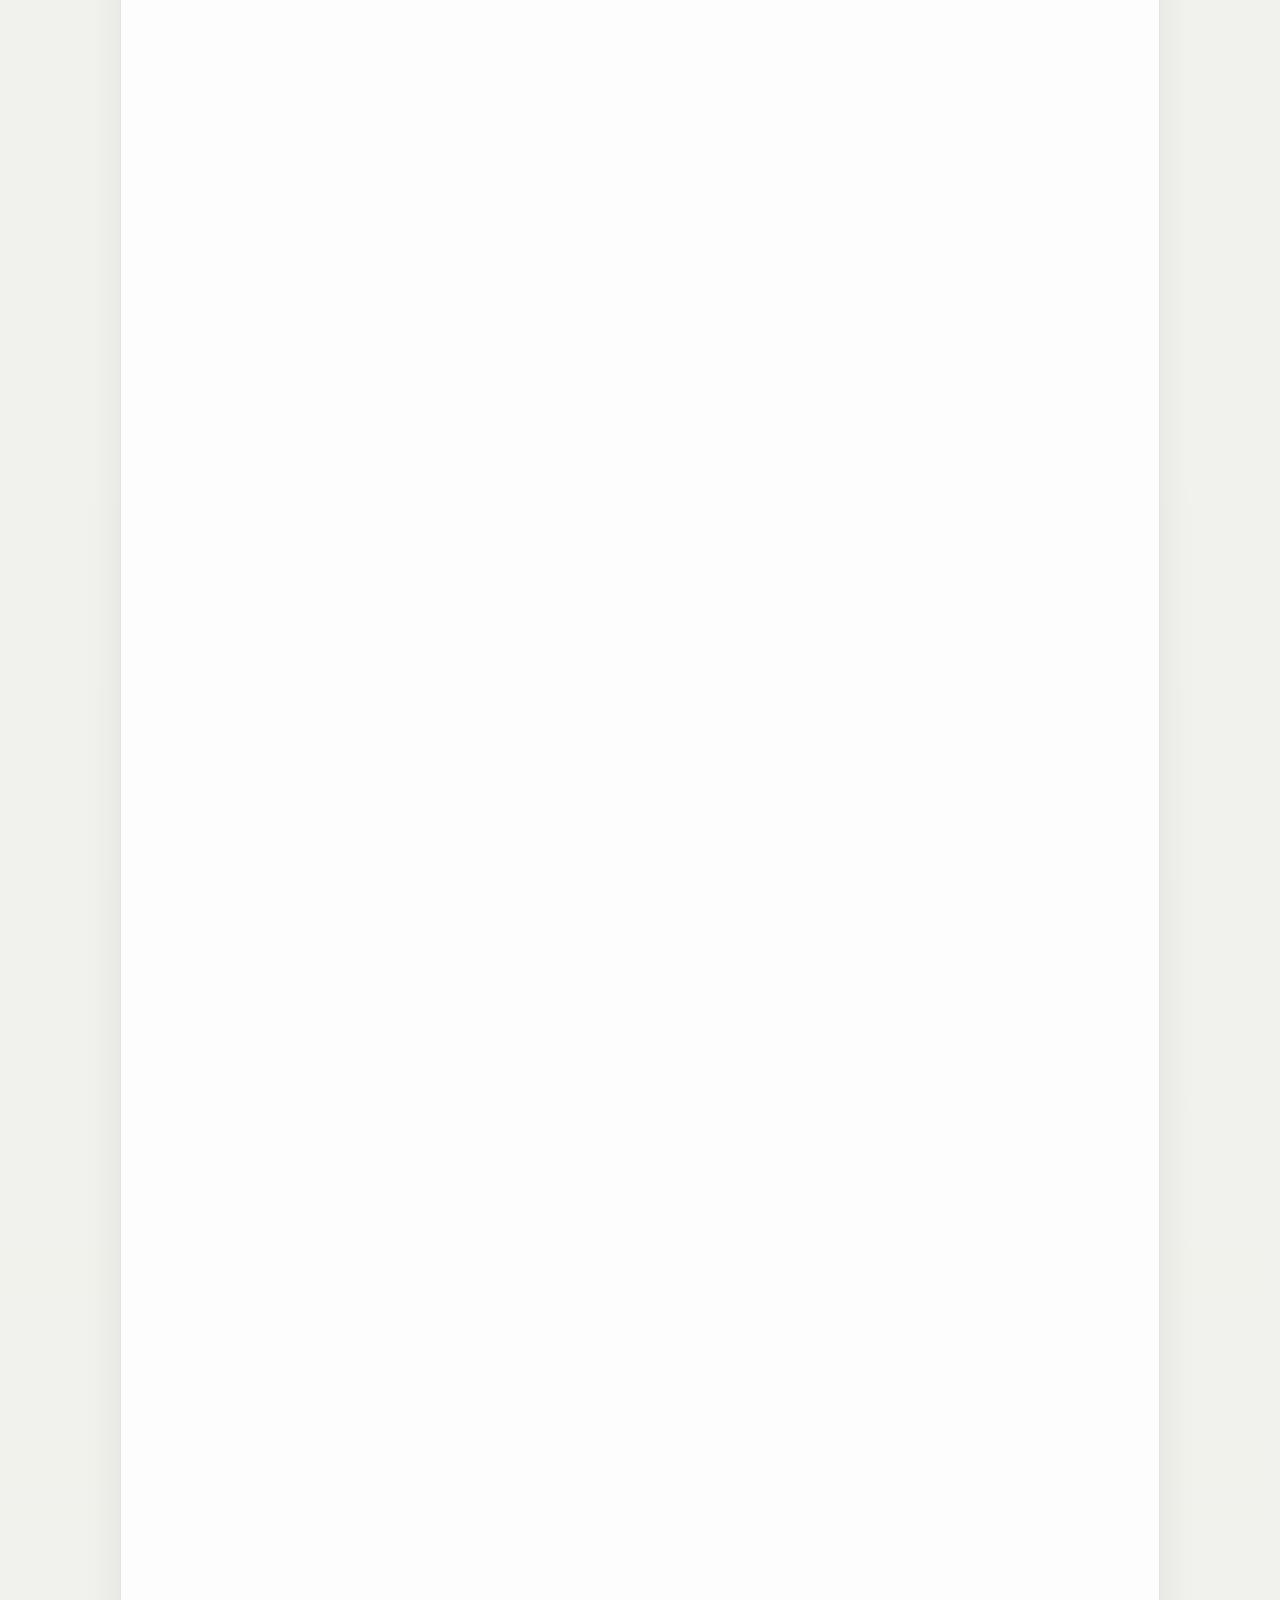
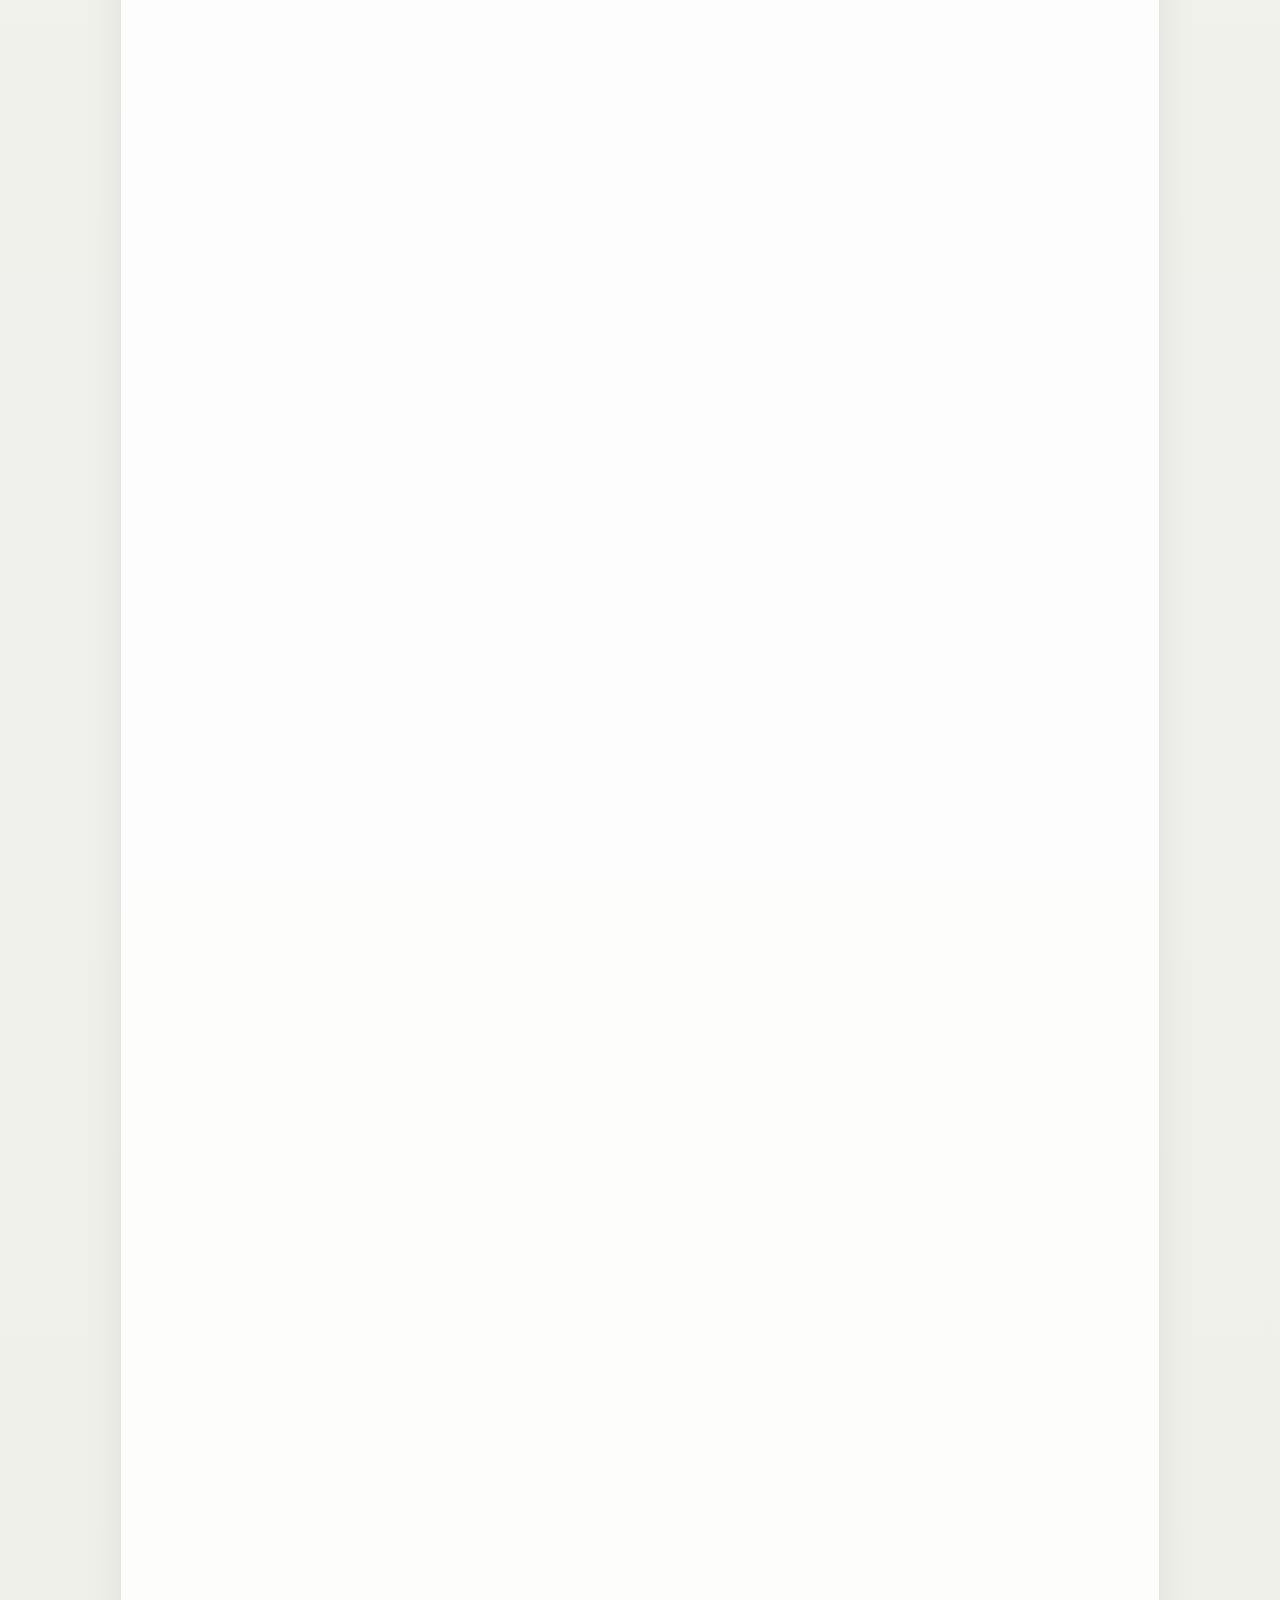
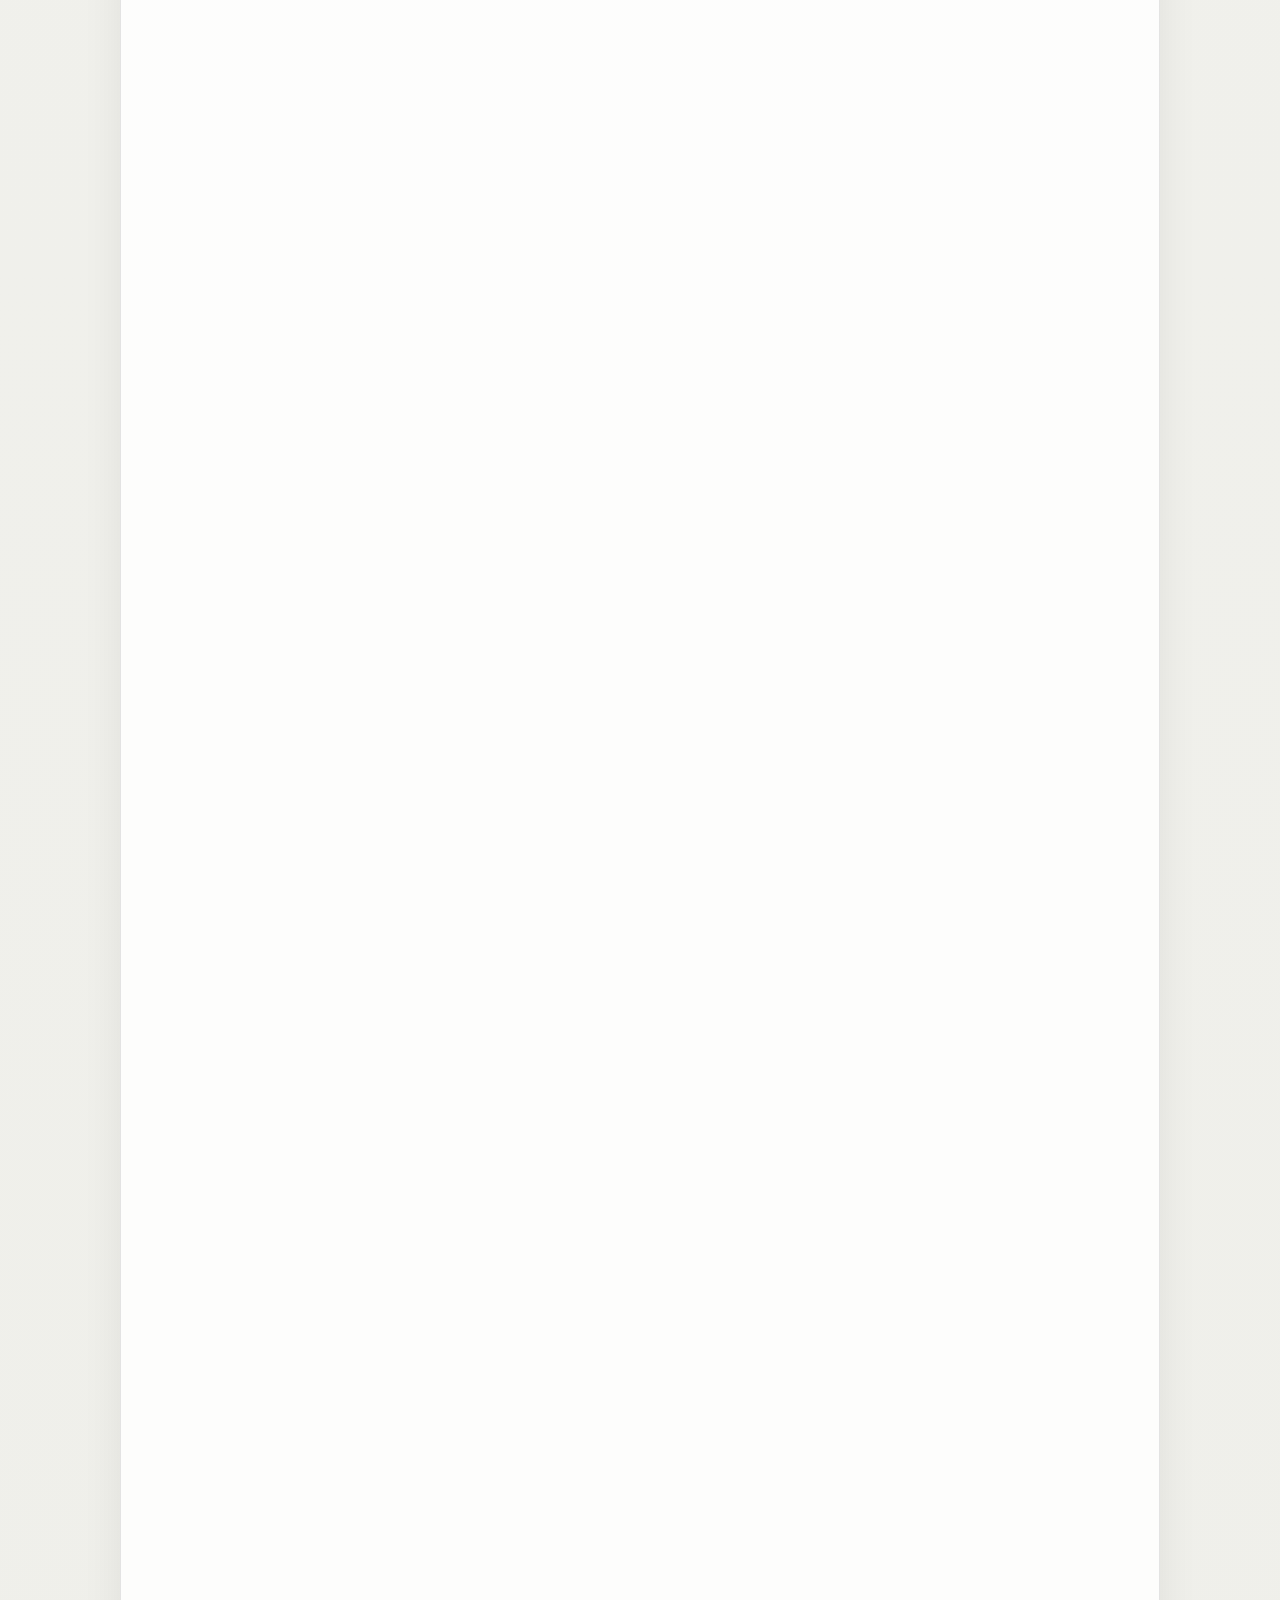
<file: news/introducing-gloydev-0.5-exp.html>
<!DOCTYPE html>
<html lang="en">
<head>
    <meta charset="UTF-8">
    <meta name="viewport" content="width=device-width, initial-scale=1.0">
    <title>Introducing Gloy Dev 0.5 Exp - GLOY AI</title>
    <meta name="description" content="We are introducing Gloy Dev 0.5 Exp, our most capable coding model yet.">
    <link rel="stylesheet" href="https://cdnjs.cloudflare.com/ajax/libs/font-awesome/6.4.0/css/all.min.css">
    <link href="https://fonts.googleapis.com/css2?family=Montserrat:wght@400;500;600;700&family=Rajdhani:wght@500;600;700&display=swap" rel="stylesheet">
    <link rel="stylesheet" href="../assets/release-monochrome.css">
    <style type="text/plain" data-legacy-release-style>
        :root {
            --primary-purple: #8A2BE2;
            --dark-purple: #4B0082;
            --light-purple: #9370DB;
            --lavender: #E6E6FA;
            --neon-purple: #BF00FF;
            --gradient: linear-gradient(135deg, var(--primary-purple), var(--neon-purple));
        }
        
        * {
            margin: 0;
            padding: 0;
            box-sizing: border-box;
        }
        
        body {
            font-family: 'Montserrat', sans-serif;
            color: #333;
            background-color: #0a0418;
            overflow-x: hidden;
            background-image: 
                radial-gradient(circle at 10% 20%, rgba(100, 43, 226, 0.1) 0%, transparent 20%),
                radial-gradient(circle at 90% 80%, rgba(191, 0, 255, 0.1) 0%, transparent 20%);
        }
        
        .container {
            width: 100%;
            max-width: 900px;
            margin: 0 auto;
            padding: 0 20px;
        }
        
        header {
            padding: 20px 0;
            position: fixed;
            width: 100%;
            top: 0;
            z-index: 1000;
            background: rgba(10, 4, 24, 0.9);
            backdrop-filter: blur(10px);
            border-bottom: 1px solid rgba(138, 43, 226, 0.2);
        }
        
        .header-content {
            display: flex;
            justify-content: space-between;
            align-items: center;
            max-width: 1200px;
            margin: 0 auto;
            padding: 0 20px;
        }
        
        .logo {
            display: flex;
            align-items: center;
            gap: 10px;
            text-decoration: none;
        }
        
        .logo-text {
            font-family: 'Rajdhani', sans-serif;
            font-weight: 700;
            font-size: 28px;
            background: var(--gradient);
            -webkit-background-clip: text;
            -webkit-text-fill-color: transparent;
        }
        
        .logo-emoji {
            font-size: 32px;
        }
        
        .back-button {
            background: transparent;
            color: var(--lavender);
            border: 2px solid var(--primary-purple);
            padding: 10px 20px;
            border-radius: 30px;
            font-weight: 600;
            cursor: pointer;
            transition: all 0.3s ease;
            text-decoration: none;
            display: inline-flex;
            align-items: center;
            gap: 8px;
        }
        
        .back-button:hover {
            background: rgba(138, 43, 226, 0.1);
            transform: translateY(-2px);
        }
        
        article {
            padding: 120px 0 80px;
        }
        
        .article-header {
            text-align: center;
            margin-bottom: 60px;
        }
        
        .article-date {
            color: var(--light-purple);
            font-size: 0.9rem;
            margin-bottom: 20px;
        }
        
        .article-title {
            font-family: 'Rajdhani', sans-serif;
            font-size: 3rem;
            font-weight: 700;
            background: linear-gradient(135deg, #fff 30%, var(--light-purple) 70%);
            -webkit-background-clip: text;
            -webkit-text-fill-color: transparent;
            margin-bottom: 20px;
            line-height: 1.2;
        }
        
        .article-subtitle {
            font-size: 1.3rem;
            color: var(--lavender);
            line-height: 1.6;
            max-width: 700px;
            margin: 0 auto;
        }
        
        .article-content {
            background: rgba(20, 10, 40, 0.6);
            border-radius: 20px;
            padding: 50px;
            border: 1px solid rgba(138, 43, 226, 0.3);
            box-shadow: 0 20px 40px rgba(0, 0, 0, 0.2);
        }
        
        .article-content h2 {
            font-family: 'Rajdhani', sans-serif;
            font-size: 2rem;
            color: white;
            margin: 40px 0 20px;
            padding-bottom: 10px;
            border-bottom: 2px solid rgba(138, 43, 226, 0.3);
        }
        
        .article-content h2:first-child {
            margin-top: 0;
        }
        
        .article-content p {
            color: var(--lavender);
            line-height: 1.8;
            margin-bottom: 20px;
            font-size: 1.05rem;
        }
        
        .article-content ul, .article-content ol {
            color: var(--lavender);
            line-height: 1.8;
            margin: 20px 0 20px 30px;
        }
        
        .article-content li {
            margin-bottom: 10px;
        }
        
        .article-content strong {
            color: white;
        }
        
        .highlight-box {
            background: rgba(138, 43, 226, 0.1);
            border-left: 4px solid var(--primary-purple);
            padding: 20px;
            margin: 30px 0;
            border-radius: 8px;
        }
        
        .benchmark-table {
            width: 100%;
            margin: 30px 0;
            border-collapse: collapse;
            overflow: hidden;
            border-radius: 10px;
        }
        
        .benchmark-table th {
            background: rgba(138, 43, 226, 0.2);
            color: white;
            padding: 15px;
            text-align: left;
            font-family: 'Rajdhani', sans-serif;
            font-size: 1.1rem;
        }
        
        .benchmark-table td {
            padding: 12px 15px;
            color: var(--lavender);
            border-bottom: 1px solid rgba(138, 43, 226, 0.1);
        }
        
        .benchmark-table tr:hover {
            background: rgba(138, 43, 226, 0.05);
        }
        
        .cta-section {
            text-align: center;
            margin-top: 60px;
            padding: 40px;
            background: rgba(30, 15, 50, 0.8);
            border-radius: 15px;
            border: 1px solid rgba(138, 43, 226, 0.4);
        }
        
        .cta-section h3 {
            font-family: 'Rajdhani', sans-serif;
            font-size: 2rem;
            color: white;
            margin-bottom: 20px;
        }
        
        .cta-button {
            background: var(--gradient);
            color: white;
            border: none;
            padding: 15px 30px;
            border-radius: 30px;
            font-weight: 600;
            cursor: pointer;
            transition: all 0.3s ease;
            box-shadow: 0 4px 15px rgba(138, 43, 226, 0.3);
            text-decoration: none;
            display: inline-flex;
            align-items: center;
            gap: 10px;
            font-size: 1.1rem;
        }
        
        .cta-button:hover {
            transform: translateY(-3px);
            box-shadow: 0 6px 20px rgba(138, 43, 226, 0.5);
        }
        
        @media (max-width: 768px) {
            .article-title {
                font-size: 2rem;
            }
            
            .article-content {
                padding: 30px 20px;
            }
            
            .benchmark-table {
                font-size: 0.9rem;
            }
        }
    </style>
</head>
<body>
    <header>
        <div class="header-content">
            <a href="../index.html" class="logo">
                <span class="logo-emoji">👾</span>
                <span class="logo-text">GLOY AI</span>
            </a>
            <nav class="release-nav" aria-label="Release navigation">
                <a class="release-nav-link" href="../index.html#news">News</a>
                <a class="release-nav-link" href="../index.html#models">Models</a>
                <a class="release-nav-link" href="../index.html#roadmap">Roadmap</a>
                <a class="release-nav-link" href="../index.html#api">API</a>
                <a class="release-nav-link" href="../index.html#developers">Developers</a>
            </nav>
            <div class="release-header-actions">
                <button class="release-theme-toggle" id="theme-toggle" type="button" aria-pressed="false" aria-label="Switch to dark theme">
                    <span class="theme-toggle-icon" aria-hidden="true">
                        <svg class="theme-icon theme-icon-moon" viewBox="0 0 24 24" fill="none" stroke="currentColor" stroke-width="1.8" stroke-linecap="round" stroke-linejoin="round">
                            <path d="M21 12.8A9 9 0 1 1 11.2 3a7.2 7.2 0 0 0 9.8 9.8Z"></path>
                        </svg>
                        <svg class="theme-icon theme-icon-sun" viewBox="0 0 24 24" fill="none" stroke="currentColor" stroke-width="1.8" stroke-linecap="round" stroke-linejoin="round">
                            <circle cx="12" cy="12" r="4.25"></circle>
                            <path d="M12 2.75v2.5M12 18.75v2.5M21.25 12h-2.5M5.25 12h-2.5M18.54 5.46l-1.77 1.77M7.23 16.77l-1.77 1.77M18.54 18.54l-1.77-1.77M7.23 7.23 5.46 5.46"></path>
                        </svg>
                    </span>
                    <span class="theme-toggle-label">Dark</span>
                </button>
                <a href="../index.html#news" class="back-button">
                    <i class="fas fa-arrow-left"></i> Back to News
                </a>
            </div>
        </div>
    </header>
    
    <article>
        <div class="container">
            <div class="article-header">
                <div class="article-date">December 15, 2025</div>
                <h1 class="article-title">Introducing Gloy Dev 0.5 Exp</h1>
                <p class="article-subtitle">Our most capable coding model, available through API.</p>
            </div>
            
            <div class="article-content">
                <p>Today, we're releasing Gloy Dev 0.5 Exp, an AI model designed specifically for writing code. It's our most capable coding model yet, and it's available exclusively through our API.</p>
                
                <p>Gloy Dev 0.5 Exp is built to help developers write better code faster. Early users report saving 2-4 hours per day on coding tasks.</p>
                
                <h2>What is Gloy Dev 0.5 Exp?</h2>

                <p>Gloy Dev 0.5 Exp is an AI model, not software and not an IDE plugin. You access it through our API, send a request describing what code you need, and the model generates that code for you.</p>
                
                
                <p>The model has 800 billion parameters and was trained on code and technical documentation through early 2025. This makes it one of the largest and most current coding models available.</p>
                
                <h2>How it works</h2>
                
                <p>You integrate Gloy Dev 0.5 Exp into your workflow through our REST API. Send a request with your coding task, and the model returns the code. It's that simple.</p>
                
                <p>The model can generate everything from small functions to complete applications with thousands of lines of code. It understands context, follows best practices, and writes code that actually works.</p>
                
                <h2>Performance</h2>
                
                <p>Gloy Dev 0.5 Exp performs at a level comparable to Claude Sonnet 4 and GPT-5 Codex, outperforming other leading models across key metrics.</p>
                
                <table class="benchmark-table">
                    <thead>
                        <tr>
                            <th>Metric</th>
                            <th>Gloy Dev 0.5 Exp</th>
                            <th>Claude Sonnet 4</th>
                            <th>GPT-5 Codex</th>
                            <th>Gemini 2.5 Flash</th>
                            <th>GPT-4o</th>
                        </tr>
                    </thead>
                    <tbody>
                        <tr>
                            <td>Code Quality</td>
                            <td>89%</td>
                            <td>91%</td>
                            <td>92%</td>
                            <td>84%</td>
                            <td>86%</td>
                        </tr>
                        <tr>
                            <td>Response Completeness</td>
                            <td>94%</td>
                            <td>88%</td>
                            <td>91%</td>
                            <td>79%</td>
                            <td>82%</td>
                        </tr>
                        <tr>
                            <td>Context Understanding</td>
                            <td>87%</td>
                            <td>90%</td>
                            <td>89%</td>
                            <td>81%</td>
                            <td>85%</td>
                        </tr>
                        <tr>
                            <td>Problem Solving</td>
                            <td>86%</td>
                            <td>88%</td>
                            <td>90%</td>
                            <td>80%</td>
                            <td>83%</td>
                        </tr>
                    </tbody>
                </table>
                
                <h2>What makes it different</h2>
                
                <p><strong>800 billion parameters:</strong> This is the largest model we've ever built specifically for coding. The size enables it to understand complex codebases, maintain context across thousands of lines, and generate sophisticated implementations.</p>
                
                <p><strong>Trained through early 2025:</strong> The model knows the latest frameworks, libraries, and best practices. It understands React Server Components, Next.js 15, TypeScript 5.x, Python 3.13, and other modern technologies that emerged in 2024 and early 2025.</p>
                
                <p><strong>API-first access:</strong> We provide a simple API that you can integrate however you want—into your CI/CD pipeline, your code review process, your internal tools, or anywhere else. We're also planning to release a VS Code extension to make integration even easier.</p>
                
                <p><strong>Generates large amounts of code:</strong> Unlike models that generate small snippets, Gloy Dev 0.5 Exp can write thousands of lines of coherent, production-ready code in a single response. Describe a complete feature, and it will implement it.</p>
                
                <p><strong>No filler, just code:</strong> The model provides complete, detailed implementations without unnecessary explanations or placeholder comments. Every response is thorough and production-ready.</p>
                
                <h2>What you can build with it</h2>
                
                <p>Because it's API-based, you can integrate Gloy Dev 0.5 Exp into any workflow:</p>
                
                <ul>
                    <li>Automated code review bots that analyze pull requests</li>
                    <li>Custom coding assistants tailored to your team's needs</li>
                    <li>CI/CD integrations that generate tests or documentation</li>
                    <li>Internal tools for rapid prototyping</li>
                    <li>Legacy code modernization pipelines</li>
                </ul>
                
                <p>Teams are using it to modernize legacy codebases, generate test suites, build prototypes, and automate repetitive coding tasks.</p>
                
                <h2>Languages and frameworks</h2>
                
                <p>Gloy Dev 0.5 Exp works with all major programming languages and frameworks:</p>
                
                <p><strong>Languages:</strong> Python, JavaScript, TypeScript, Java, C++, C#, Go, Rust, PHP, Ruby, Swift, Kotlin, and more.</p>
                
                <p><strong>Frameworks:</strong> React, Next.js, Vue, Angular, Django, FastAPI, Flask, Spring Boot, .NET, Express, and many others.</p>
                
                <p>The model understands modern patterns and best practices for each language and framework. It writes idiomatic code that follows current conventions.</p>
                
                <h2>Real-world examples</h2>
                
                <div class="highlight-box">
                    <p><strong>Legacy modernization:</strong> A financial services company used Gloy Dev 0.5 Exp to modernize 500,000 lines of Python 2 code to Python 3.12. The model not only updated the syntax but also refactored the code to use modern patterns and added type hints. What would have taken 18-24 months took 3 months.</p>
                </div>
                
                <div class="highlight-box">
                    <p><strong>Rapid prototyping:</strong> Startups are using the model to build working prototypes in hours instead of weeks. Describe the application, and Gloy Dev 0.5 Exp generates the complete implementation—frontend, backend, database schema, and deployment configuration.</p>
                </div>
                
                <div class="highlight-box">
                    <p><strong>Test generation:</strong> Teams are generating comprehensive test suites for legacy code that lacked tests. The model analyzes the implementation and generates unit tests, integration tests, and edge case tests.</p>
                </div>
                
                <h2>Response style</h2>
                
                <p>Gloy Dev 0.5 Exp is designed to provide comprehensive, detailed responses without unnecessary filler. When you ask for code, you get complete implementations—not brief snippets with "add more code here" comments.</p>
                
                <p>The model writes long, thorough responses that cover all aspects of your request. It doesn't cut corners or leave parts unfinished. Every response is detailed, clear, and actionable.</p>
                
                <p>This means you get production-ready code that you can actually use, not incomplete examples that require significant additional work.</p>
                
                <h2>Technical details</h2>
                
                <p>Gloy Dev 0.5 Exp uses a transformer architecture with 800 billion parameters. We trained it using a mixture-of-experts approach, where different parameter groups specialize in different aspects of coding—frontend frameworks, backend systems, data engineering, etc.</p>
                
                <p>The training data includes code from millions of open-source projects, technical documentation, code reviews, bug reports, and Stack Overflow discussions. This helps the model understand not just what code does, but why it was written that way.</p>
                
                <p>The model can maintain context across extremely long sequences, allowing it to work with large codebases and generate thousands of lines of coherent code.</p>
                
                <h2>API access</h2>
                
                <p>Gloy Dev 0.5 Exp is available exclusively through our API. We provide SDKs for Python, JavaScript, Go, and Java.</p>
                
                <p>Here's a simple example in Python:</p>
                
                <div class="highlight-box">
                    <p><code>
                    import requests<br><br>
                    response = requests.post(<br>
                    &nbsp;&nbsp;"http://46.151.28.169:25565/chat/api/",<br>
                    &nbsp;&nbsp;headers={"Authorization": "Bearer YOUR_API_KEY"},<br>
                    &nbsp;&nbsp;json={<br>
                    &nbsp;&nbsp;&nbsp;&nbsp;"model": "gloy_dev_0.5exp",<br>
                    &nbsp;&nbsp;&nbsp;&nbsp;"messages": [{"role": "user", "content": "Create a FastAPI endpoint"}]<br>
                    &nbsp;&nbsp;}<br>
                    )<br><br>
                    print(response.json()["choices"][0]["message"]["content"])
                    </code></p>
                </div>
                
                <p>The API supports streaming for real-time generation, batch processing for multiple requests, and fine-grained control over generation parameters.</p>
                
                <h2>Pricing</h2>
                
                <p>Gloy Dev 0.5 Exp is priced at:</p>
                
                <ul>
                    <li><strong>Input:</strong> $10.00 per 1 million tokens</li>
                    <li><strong>Output:</strong> $20.00 per 1 million tokens</li>
                </ul>
                
                <p>While this is higher than our standard models, the increased accuracy and ability to generate large, complex implementations often results in lower overall costs. A single request can generate what would take hours of developer time.</p>
                
                <h2>Comparison to other models</h2>
                
                <p>Gloy Dev 0.5 Exp performs at a level comparable to Claude Sonnet 4, one of the best coding models available. In blind tests, developers rated the two models as essentially equivalent in code quality.</p>
                
                <p>What makes Gloy Dev 0.5 Exp unique is that it's specialized for coding. All 800 billion parameters are focused on software development, not general tasks. This specialization means deeper expertise in programming languages, frameworks, and software engineering practices.</p>
                
                <h2>Security and privacy</h2>
                
                <p>We don't train on customer data. Code you send to the API is used only to generate the response and is not retained or used for training.</p>
                
                <p>All API communications use TLS 1.3 encryption. We offer SOC 2 Type II certified infrastructure with 99.9% uptime SLA. For organizations with strict requirements, we provide private deployment options.</p>
                
                <h2>Use cases</h2>
                
                <p><strong>Code generation:</strong> Generate complete implementations from descriptions. Build entire features, not just snippets.</p>
                
                <p><strong>Code review:</strong> Integrate into your PR workflow to automatically review code, suggest improvements, and catch bugs.</p>
                
                <p><strong>Refactoring:</strong> Modernize legacy code, migrate between frameworks, or restructure large codebases.</p>
                
                <p><strong>Documentation:</strong> Generate API docs, code comments, and technical documentation automatically.</p>
                
                <p><strong>Testing:</strong> Create comprehensive test suites including unit tests, integration tests, and edge cases.</p>
                
                <p><strong>Debugging:</strong> Analyze stack traces and logs to identify root causes of bugs.</p>
                
                <h2>Getting started</h2>
                
                <p>To start using Gloy Dev 0.5 Exp:</p>
                
                <ol>
                    <li>Sign up for API access</li>
                    <li>Get your API key</li>
                    <li>Install our SDK or use the REST API directly</li>
                    <li>Start generating code</li>
                </ol>
                
                <p>We provide comprehensive documentation, code examples, and integration guides for common use cases.</p>
                
                <h2>Limitations</h2>
                
                <p>Like all AI models, Gloy Dev 0.5 Exp has limitations:</p>
                
                <ul>
                    <li>It can make mistakes. Always review generated code before using it in production.</li>
                    <li>It works best with clear, detailed prompts. Vague requests may produce suboptimal results.</li>
                    <li>While it knows frameworks through early 2025, it won't know about changes after its training cutoff.</li>
                    <li>Complex architectural decisions still benefit from human judgment.</li>
                </ul>
                
                <p>We recommend using Gloy Dev 0.5 Exp as a tool to augment developers, not replace them.</p>
                
                <h2>What's next</h2>
                
                <p>This is just the beginning. We're working on:</p>
                
                <ul>
                    <li>Expanding language support and framework expertise</li>
                    <li>Improving the model's ability to learn project-specific conventions</li>
                    <li>Adding capabilities for autonomous testing and documentation</li>
                    <li>Developing specialized variants for ML, Web3, and DevOps</li>
                    <li>Enabling multi-modal understanding (code + diagrams + screenshots)</li>
                </ul>
                
                <p>Our goal is to make AI a seamless partner throughout the entire software development lifecycle.</p>
                
                <h2>Why API-only?</h2>
                
                <p>We chose to make Gloy Dev 0.5 Exp API-only for several reasons:</p>
                
                <p><strong>Flexibility:</strong> You can integrate it into any tool, workflow, or environment. No need to wait for IDE-specific plugins.</p>
                
                <p><strong>Scalability:</strong> The API scales from individual developers to enterprise deployments handling thousands of requests.</p>
                
                <p><strong>Future-proof:</strong> As new tools emerge, you can integrate immediately without waiting for us to build support.</p>
                
                <p><strong>Custom workflows:</strong> Build exactly what you need—code review bots, testing pipelines, documentation generators, or entirely new tools.</p>
                
                <p>The API gives you complete control over how you use the model.</p>
                
                <h2>The model architecture</h2>
                
                <p>At 800 billion parameters, Gloy Dev 0.5 Exp is one of the largest models ever built specifically for coding. But size alone doesn't make a good coding model—architecture matters.</p>
                
                <p>We use sparse attention mechanisms that allow the model to focus on relevant parts of large codebases. We use mixture-of-experts routing so different parameter groups can specialize. We use hierarchical transformers to understand code at multiple levels—from individual tokens to entire system architectures.</p>
                
                <p>This architecture enables the model to maintain context across thousands of lines of code, understand complex dependencies, and generate implementations that are coherent from start to finish.</p>
                
                <h2>Training approach</h2>
                
                <p>We trained Gloy Dev 0.5 Exp on a carefully curated dataset that includes:</p>
                
                <ul>
                    <li>High-quality code from millions of open-source projects</li>
                    <li>Technical documentation and API references</li>
                    <li>Code review comments and discussions</li>
                    <li>Bug reports and their fixes</li>
                    <li>Stack Overflow questions and answers</li>
                    <li>Architectural decision records</li>
                </ul>
                
                <p>This diverse training data helps the model understand not just syntax, but the reasoning behind code decisions, common patterns, and best practices.</p>
                
                <p>We also used reinforcement learning from human feedback, where expert developers rated code quality, correctness, and adherence to best practices. This helps the model generate code that's not just functional, but maintainable and well-structured.</p>
                
                <h2>Context window and memory</h2>
                
                <p>One of Gloy Dev 0.5 Exp's key capabilities is its extended context window. The model can maintain understanding across hundreds of files and thousands of lines of code.</p>
                
                <p>This means you can provide large amounts of context—your existing codebase, multiple related files, extensive documentation—and the model will use all of it to generate code that fits seamlessly into your project.</p>
                
                <p>The model remembers relevant classes, functions, and patterns from earlier in the conversation, ensuring consistency across all its suggestions.</p>
                
                <h2>Code quality and consistency</h2>
                
                <p>When generating large amounts of code, maintaining quality and consistency is crucial. Gloy Dev 0.5 Exp is designed to ensure that the 5,000th line of generated code is just as well-structured as the first.</p>
                
                <p>The model maintains consistent naming conventions, follows the same architectural patterns throughout, and ensures all components integrate correctly. It handles error cases, adds appropriate logging, and includes documentation.</p>
                
                <p>This consistency means you can actually use the generated code without extensive cleanup.</p>
                
                <h2>Framework expertise</h2>
                
                <p>Gloy Dev 0.5 Exp has deep knowledge of modern frameworks and their ecosystems:</p>
                
                <p><strong>React:</strong> Understands hooks, Server Components, Suspense, and modern state management patterns. Knows when to use useCallback, useMemo, and other optimization techniques.</p>
                
                <p><strong>Next.js:</strong> Familiar with the app router, server actions, streaming, and caching strategies in Next.js 14 and 15.</p>
                
                <p><strong>TypeScript:</strong> Leverages advanced type system features including conditional types, mapped types, and template literal types.</p>
                
                <p><strong>Python:</strong> Writes idiomatic Python 3.13 code with proper type hints, async/await patterns, and modern syntax features.</p>
                
                <p><strong>FastAPI:</strong> Understands dependency injection, automatic OpenAPI docs, and async request handling.</p>
                
                <p><strong>Django:</strong> Knows the ORM, middleware, signals, and Django best practices.</p>
                
                <p>The model generates framework-specific code that follows current best practices and conventions.</p>
                
                <h2>Debugging capabilities</h2>
                
                <p>Gloy Dev 0.5 Exp excels at debugging. Give it a stack trace, error message, or description of unexpected behavior, and it will:</p>
                
                <ul>
                    <li>Analyze the error and identify the root cause</li>
                    <li>Explain why the error is occurring</li>
                    <li>Suggest fixes with explanations</li>
                    <li>Consider edge cases and potential side effects</li>
                </ul>
                
                <p>The model can trace issues across multiple files and understand complex interactions between components.</p>
                
                <h2>Refactoring at scale</h2>
                
                <p>Large-scale refactoring is risky. Gloy Dev 0.5 Exp makes it safer by understanding the entire codebase and making coordinated changes across multiple files.</p>
                
                <p>The model can:</p>
                
                <ul>
                    <li>Rename variables and functions globally</li>
                    <li>Extract interfaces and abstract classes</li>
                    <li>Break down large classes into smaller ones</li>
                    <li>Update all call sites automatically</li>
                    <li>Maintain functionality while improving structure</li>
                </ul>
                
                <p>Teams have used it to refactor codebases with hundreds of thousands of lines of code.</p>
                
                <h2>Integration examples</h2>
                
                <p><strong>GitHub Actions:</strong> Automatically review PRs, generate tests, or update documentation on every commit.</p>
                
                <p><strong>Slack bot:</strong> Let developers request code generation or debugging help directly from Slack.</p>
                
                <p><strong>VS Code extension:</strong> Build a custom extension that uses Gloy Dev 0.5 Exp under the hood.</p>
                
                <p><strong>CI/CD pipeline:</strong> Generate tests, check code quality, or update docs as part of your build process.</p>
                
                <p><strong>Internal web tool:</strong> Create a custom interface where team members can describe features and get implementations.</p>
                
                <p>The API makes all of these integrations straightforward.</p>
                
                <h2>Performance optimization</h2>
                
                <p>To get the best results from Gloy Dev 0.5 Exp:</p>
                
                <p><strong>Provide context:</strong> Include relevant code, describe your architecture, and specify any conventions you follow.</p>
                
                <p><strong>Be specific:</strong> Clear, detailed prompts produce better results than vague requests.</p>
                
                <p><strong>Use streaming:</strong> For large generations, streaming lets you see results as they're produced.</p>
                
                <p><strong>Iterate:</strong> If the first result isn't perfect, refine your prompt and try again.</p>
                
                <p><strong>Review output:</strong> Always review generated code before using it in production.</p>
                
                <h2>Enterprise features</h2>
                
                <p>For enterprise customers, we offer:</p>
                
                <ul>
                    <li>Dedicated support and custom rate limits</li>
                    <li>Private deployment options</li>
                    <li>Customer-managed encryption keys</li>
                    <li>SOC 2 Type II certified infrastructure</li>
                    <li>99.9% uptime SLA</li>
                    <li>Detailed audit logging</li>
                    <li>OAuth 2.0 authentication</li>
                </ul>
                
                <p>We can also work with you on custom integrations and specialized use cases.</p>
                
                <h2>Live Example</h2>
                
                <p>See what Gloy Dev 0.5 Exp can do with a simple prompt. Below is a complete task manager app generated from one sentence:</p>
                
                <div class="dev-live-prompt">
                    <div class="dev-live-prompt-row">
                        <div class="dev-live-prompt-copy">
                            <strong>Prompt</strong>
                            <p>"Create a complete task manager web app in a single HTML file. Include add/delete tasks, mark complete, filter states, local storage, a polished dark interface, and smooth animations."</p>
                        </div>
                        <button class="dev-live-copy-button" onclick="copyPrompt()" type="button">
                            <i class="fas fa-copy"></i> Copy
                        </button>
                    </div>
                </div>

                <div class="dev-live-frame">
                    <iframe class="dev-live-frame-view" src="../preview_gd.html" title="Task manager preview generated by Gloy Dev 0.5 Exp"></iframe>
                </div>
                
                <div style="margin: 40px 0; padding: 30px; background: linear-gradient(135deg, rgba(138, 43, 226, 0.1), rgba(191, 0, 255, 0.05)); border: 2px solid rgba(138, 43, 226, 0.4); border-radius: 16px; box-shadow: 0 0 30px rgba(138, 43, 226, 0.3), inset 0 0 20px rgba(138, 43, 226, 0.1);">
                    <div style="display: flex; align-items: center; gap: 12px; margin-bottom: 20px;">
                        <div style="width: 40px; height: 40px; background: linear-gradient(135deg, #9d4edd, #7b2cbf); border-radius: 10px; display: flex; align-items: center; justify-content: center; box-shadow: 0 0 20px rgba(157, 78, 221, 0.6);">
                            <i class="fas fa-robot" style="color: white; font-size: 20px;"></i>
                        </div>
                        <h3 style="color: white; font-family: 'Rajdhani', sans-serif; font-size: 1.5rem; margin: 0; text-shadow: 0 0 10px rgba(157, 78, 221, 0.8);">Gloy Dev 0.5 Exp Response</h3>
                    </div>
                    
                    <div style="background: rgba(10, 4, 24, 0.6); padding: 25px; border-radius: 12px; border: 1px solid rgba(138, 43, 226, 0.3);">
                        <div style="margin-bottom: 25px;">
                            <h4 style="color: #c77dff; font-size: 1.2rem; margin-bottom: 10px; text-shadow: 0 0 8px rgba(199, 125, 255, 0.6);">🎯 Goal</h4>
                            <p style="color: var(--lavender); line-height: 1.8;">Create a fully functional task manager in a single HTML file with local storage, filtering, animations, and a dark purple theme.</p>
                        </div>
                        
                        <div style="margin-bottom: 25px;">
                            <h4 style="color: #c77dff; font-size: 1.2rem; margin-bottom: 10px; text-shadow: 0 0 8px rgba(199, 125, 255, 0.6);">🏗️ Architecture</h4>
                            <pre style="background: rgba(26, 16, 37, 0.8); padding: 15px; border-radius: 8px; border-left: 3px solid #9d4edd; overflow-x: auto; box-shadow: inset 0 0 10px rgba(0, 0, 0, 0.5);"><code style="color: #b8a9c9; font-family: 'Courier New', monospace; font-size: 0.9rem;">┌─────────────────────────────────────────┐
│           Single HTML File              │
├─────────────────────────────────────────┤
│  CSS: Dark purple theme + animations    │
├─────────────────────────────────────────┤
│  HTML: Semantic markup                  │
├─────────────────────────────────────────┤
│  JS: TaskManager class + LocalStorage   │
└─────────────────────────────────────────┘</code></pre>
                        </div>
                        
                        <div style="margin-bottom: 25px;">
                            <h4 style="color: #c77dff; font-size: 1.2rem; margin-bottom: 15px; text-shadow: 0 0 8px rgba(199, 125, 255, 0.6);">💡 Key Features</h4>
                            <div style="display: grid; grid-template-columns: repeat(auto-fit, minmax(250px, 1fr)); gap: 15px;">
                                <div style="background: rgba(157, 78, 221, 0.1); padding: 15px; border-radius: 8px; border: 1px solid rgba(157, 78, 221, 0.3);">
                                    <div style="color: #9d4edd; font-weight: 600; margin-bottom: 5px;">TaskManager class</div>
                                    <div style="color: #b8a9c9; font-size: 0.9rem;">Encapsulates all logic: CRUD, filtering, rendering</div>
                                </div>
                                <div style="background: rgba(157, 78, 221, 0.1); padding: 15px; border-radius: 8px; border: 1px solid rgba(157, 78, 221, 0.3);">
                                    <div style="color: #9d4edd; font-weight: 600; margin-bottom: 5px;">LocalStorage</div>
                                    <div style="color: #b8a9c9; font-size: 0.9rem;">Persistence with error handling</div>
                                </div>
                                <div style="background: rgba(157, 78, 221, 0.1); padding: 15px; border-radius: 8px; border: 1px solid rgba(157, 78, 221, 0.3);">
                                    <div style="color: #9d4edd; font-weight: 600; margin-bottom: 5px;">XSS Protection</div>
                                    <div style="color: #b8a9c9; font-size: 0.9rem;">Prevents code injections</div>
                                </div>
                                <div style="background: rgba(157, 78, 221, 0.1); padding: 15px; border-radius: 8px; border: 1px solid rgba(157, 78, 221, 0.3);">
                                    <div style="color: #9d4edd; font-weight: 600; margin-bottom: 5px;">Event Delegation</div>
                                    <div style="color: #b8a9c9; font-size: 0.9rem;">Optimized event handling</div>
                                </div>
                                <div style="background: rgba(157, 78, 221, 0.1); padding: 15px; border-radius: 8px; border: 1px solid rgba(157, 78, 221, 0.3);">
                                    <div style="color: #9d4edd; font-weight: 600; margin-bottom: 5px;">CSS Animations</div>
                                    <div style="color: #b8a9c9; font-size: 0.9rem;">GPU-accelerated 60fps</div>
                                </div>
                                <div style="background: rgba(157, 78, 221, 0.1); padding: 15px; border-radius: 8px; border: 1px solid rgba(157, 78, 221, 0.3);">
                                    <div style="color: #9d4edd; font-weight: 600; margin-bottom: 5px;">Responsive</div>
                                    <div style="color: #b8a9c9; font-size: 0.9rem;">Mobile-first design</div>
                                </div>
                            </div>
                        </div>
                        
                        <div style="margin-bottom: 25px;">
                            <h4 style="color: #c77dff; font-size: 1.2rem; margin-bottom: 10px; text-shadow: 0 0 8px rgba(199, 125, 255, 0.6);">🚀 How to Run</h4>
                            <div style="background: rgba(26, 16, 37, 0.8); padding: 20px; border-radius: 8px; border-left: 3px solid #9d4edd;">
                                <div style="margin-bottom: 15px;">
                                    <div style="color: #81ecec; font-weight: 600; margin-bottom: 5px;">Option 1: Direct Open</div>
                                    <div style="color: #b8a9c9; font-size: 0.9rem;">Save as index.html and open in browser</div>
                                </div>
                                <div style="margin-bottom: 15px;">
                                    <div style="color: #81ecec; font-weight: 600; margin-bottom: 5px;">Option 2: Local Server</div>
                                    <code style="color: #ff79c6; background: rgba(0, 0, 0, 0.3); padding: 4px 8px; border-radius: 4px; font-size: 0.85rem;">npx serve .</code>
                                    <span style="color: #b8a9c9; margin: 0 8px;">or</span>
                                    <code style="color: #ff79c6; background: rgba(0, 0, 0, 0.3); padding: 4px 8px; border-radius: 4px; font-size: 0.85rem;">python -m http.server 8080</code>
                                </div>
                                <div>
                                    <div style="color: #81ecec; font-weight: 600; margin-bottom: 5px;">Option 3: VS Code Live Server</div>
                                    <div style="color: #b8a9c9; font-size: 0.9rem;">Install Live Server extension → right-click → Open with Live Server</div>
                                </div>
                            </div>
                        </div>
                        
                        <div>
                            <h4 style="color: #c77dff; font-size: 1.2rem; margin-bottom: 10px; text-shadow: 0 0 8px rgba(199, 125, 255, 0.6);">✅ Testing Steps</h4>
                            <ol style="color: var(--lavender); line-height: 2; padding-left: 20px;">
                                <li>Add several tasks</li>
                                <li>Mark completed tasks</li>
                                <li>Check the filters (All/Active/Done)</li>
                                <li>Reload the page — data persists</li>
                                <li>Open DevTools → Application → LocalStorage for inspection</li>
                            </ol>
                        </div>
                    </div>
                </div>

                <div class="dev-response-card">
                    <div class="dev-response-head">
                        <div class="dev-response-icon">
                            <i class="fas fa-robot"></i>
                        </div>
                        <h3>Gloy Dev 0.5 Exp Response</h3>
                    </div>

                    <div class="dev-response-body">
                        <section class="dev-response-block">
                            <h4>Goal</h4>
                            <p>Create a fully functional task manager in a single HTML file with local storage, filtering, interaction feedback, and production-ready code structure.</p>
                        </section>

                        <section class="dev-response-block">
                            <h4>Architecture</h4>
                            <pre class="dev-response-pre"><code>single-file app
|- html shell
|- css system
|- task manager class
|- local storage state
`- filter + render loop</code></pre>
                        </section>

                        <section class="dev-response-block">
                            <h4>Key Features</h4>
                            <div class="dev-response-grid">
                                <div class="dev-response-metric">
                                    <span class="dev-response-label">TaskManager class</span>
                                    <span class="dev-response-value">CRUD, filtering, rendering</span>
                                </div>
                                <div class="dev-response-metric">
                                    <span class="dev-response-label">Local storage</span>
                                    <span class="dev-response-value">Persistent state with fallback handling</span>
                                </div>
                                <div class="dev-response-metric">
                                    <span class="dev-response-label">XSS protection</span>
                                    <span class="dev-response-value">Safe rendering for user content</span>
                                </div>
                                <div class="dev-response-metric">
                                    <span class="dev-response-label">Event delegation</span>
                                    <span class="dev-response-value">Lean event model for actions</span>
                                </div>
                                <div class="dev-response-metric">
                                    <span class="dev-response-label">Animation layer</span>
                                    <span class="dev-response-value">Smooth state transitions at 60fps</span>
                                </div>
                                <div class="dev-response-metric">
                                    <span class="dev-response-label">Responsive layout</span>
                                    <span class="dev-response-value">Mobile-safe without extra dependencies</span>
                                </div>
                            </div>
                        </section>

                        <section class="dev-response-block">
                            <h4>How to run</h4>
                            <div class="dev-response-runbook">
                                <div class="dev-response-step">
                                    <strong>Option 1</strong>
                                    <span>Open the generated HTML file directly in a browser.</span>
                                </div>
                                <div class="dev-response-step">
                                    <strong>Option 2</strong>
                                    <span>Run <code class="dev-inline-code">npx serve .</code> or <code class="dev-inline-code">python -m http.server 8080</code>.</span>
                                </div>
                                <div class="dev-response-step">
                                    <strong>Option 3</strong>
                                    <span>Launch it through VS Code Live Server for a fast local preview.</span>
                                </div>
                            </div>
                        </section>

                        <section class="dev-response-block">
                            <h4>Testing steps</h4>
                            <ol class="dev-response-list">
                                <li>Add several tasks.</li>
                                <li>Mark completed tasks and switch filters.</li>
                                <li>Reload the page and confirm persistence.</li>
                                <li>Inspect Local Storage in DevTools.</li>
                                <li>Verify keyboard and mobile interactions.</li>
                            </ol>
                        </section>
                    </div>
                </div>

                <script src="../assets/release-pages.js"></script>
                <script>
                function copyPrompt() {
                    const prompt = 'Create a complete task manager web app in a single HTML file. Include: add/delete tasks, mark complete, filter (all/active/done), local storage, monochrome dark theme, and smooth animations.';
                    navigator.clipboard.writeText(prompt);
                    alert('Prompt copied to clipboard!');
                }
                </script>
                
                <h2>Availability</h2>
                
                <p>Gloy Dev 0.5 Exp is available now through our API. Sign up to get access, and you can start using it immediately.</p>
                
                <p>We're excited to see what you build with it.</p>
                
                <div class="cta-section">
                    <h3>Get started with Gloy Dev 0.5 Exp</h3>
                    <p>Start building with our most capable coding model today.</p>
                    <a href="https://t.me/gloy_dev/84" target="_blank" class="cta-button">
                        <i class="fas fa-code"></i> Get API Access
                    </a>
                </div>
            </div>
        </div>
    </article>
</body>
</html>
</file>
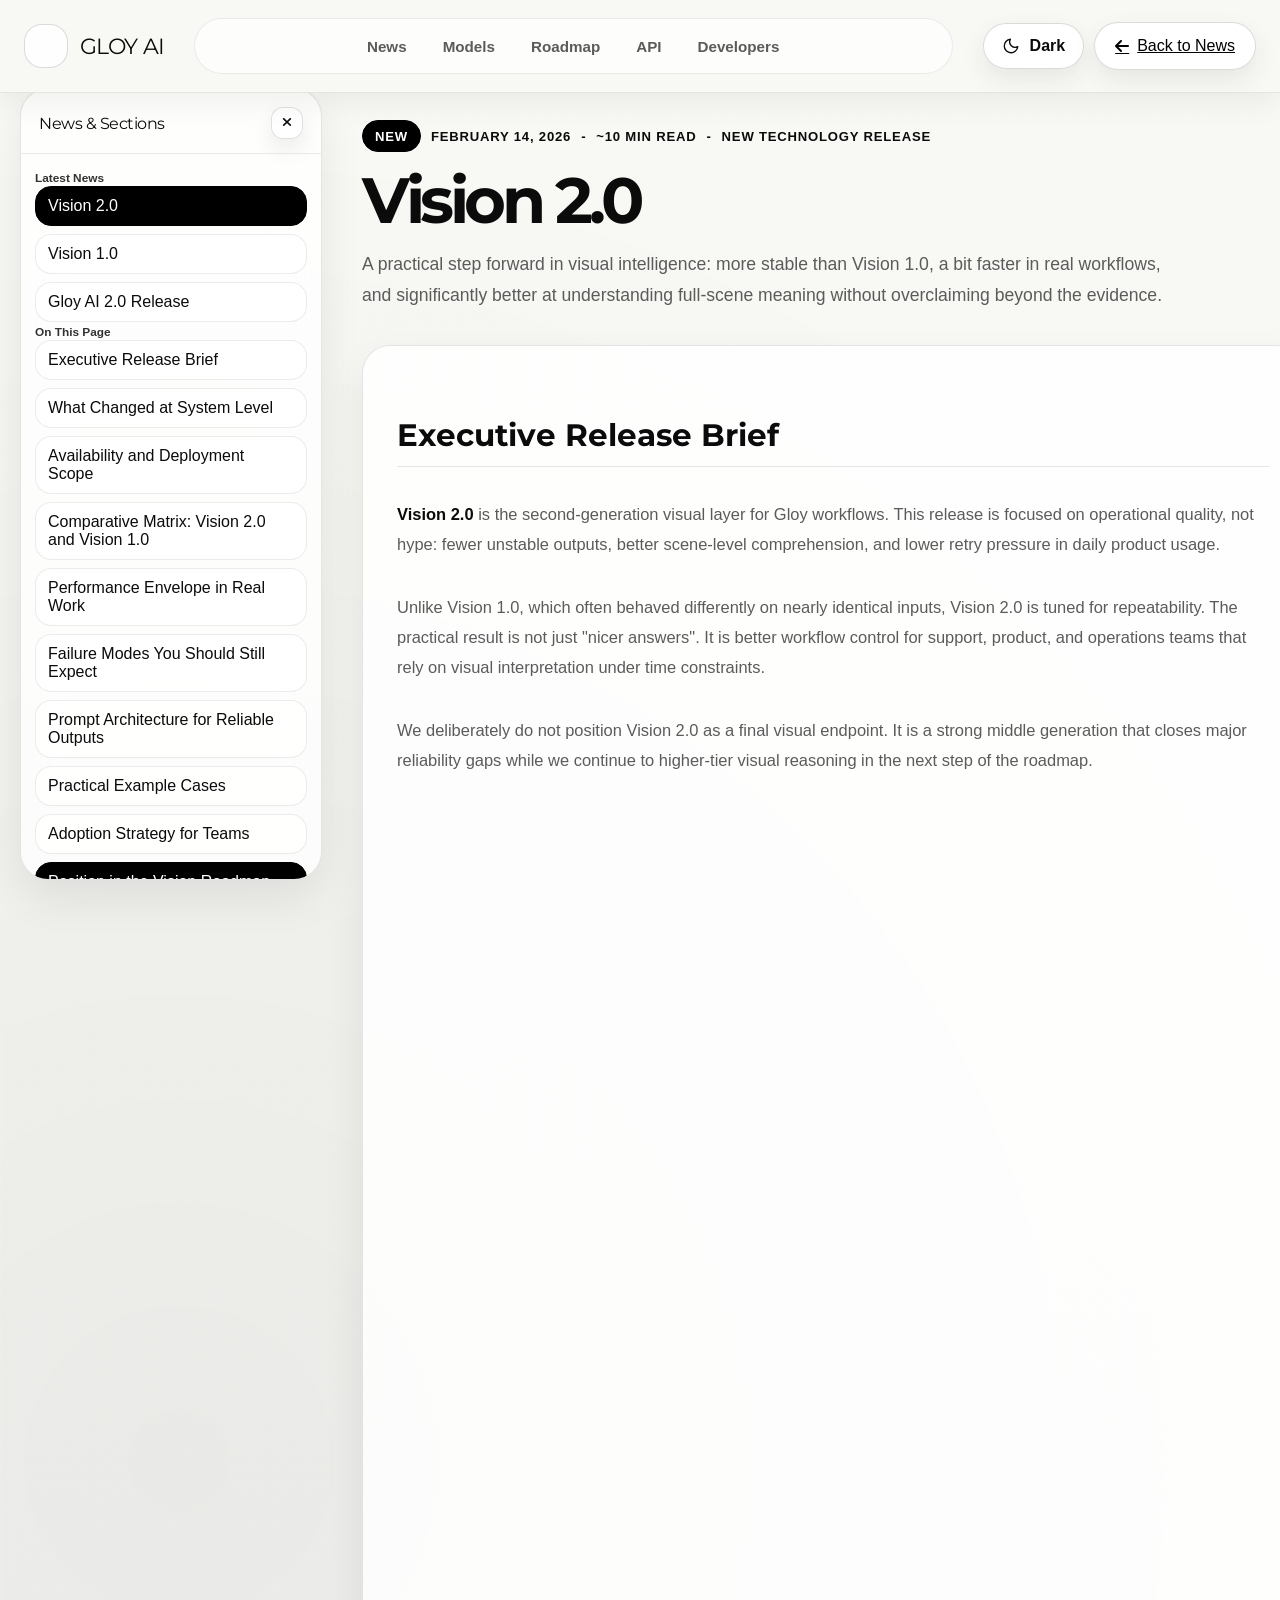
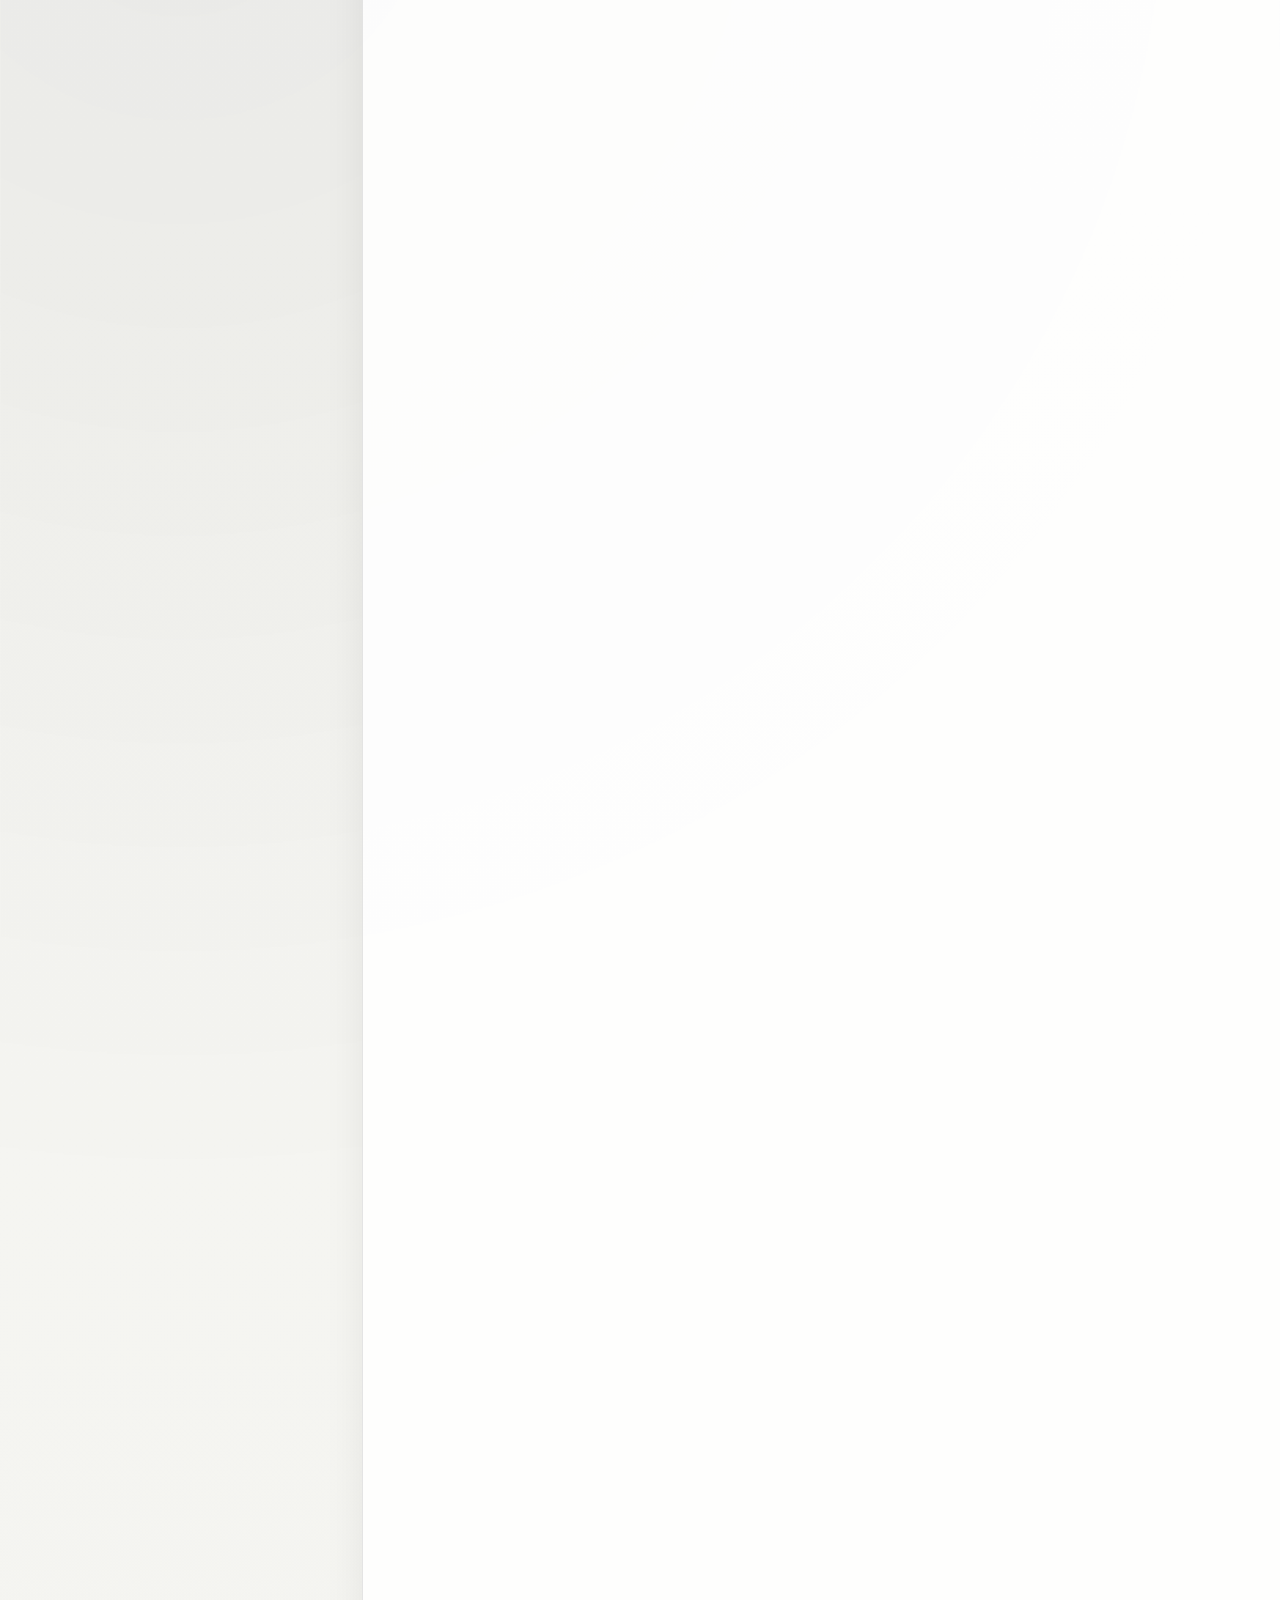
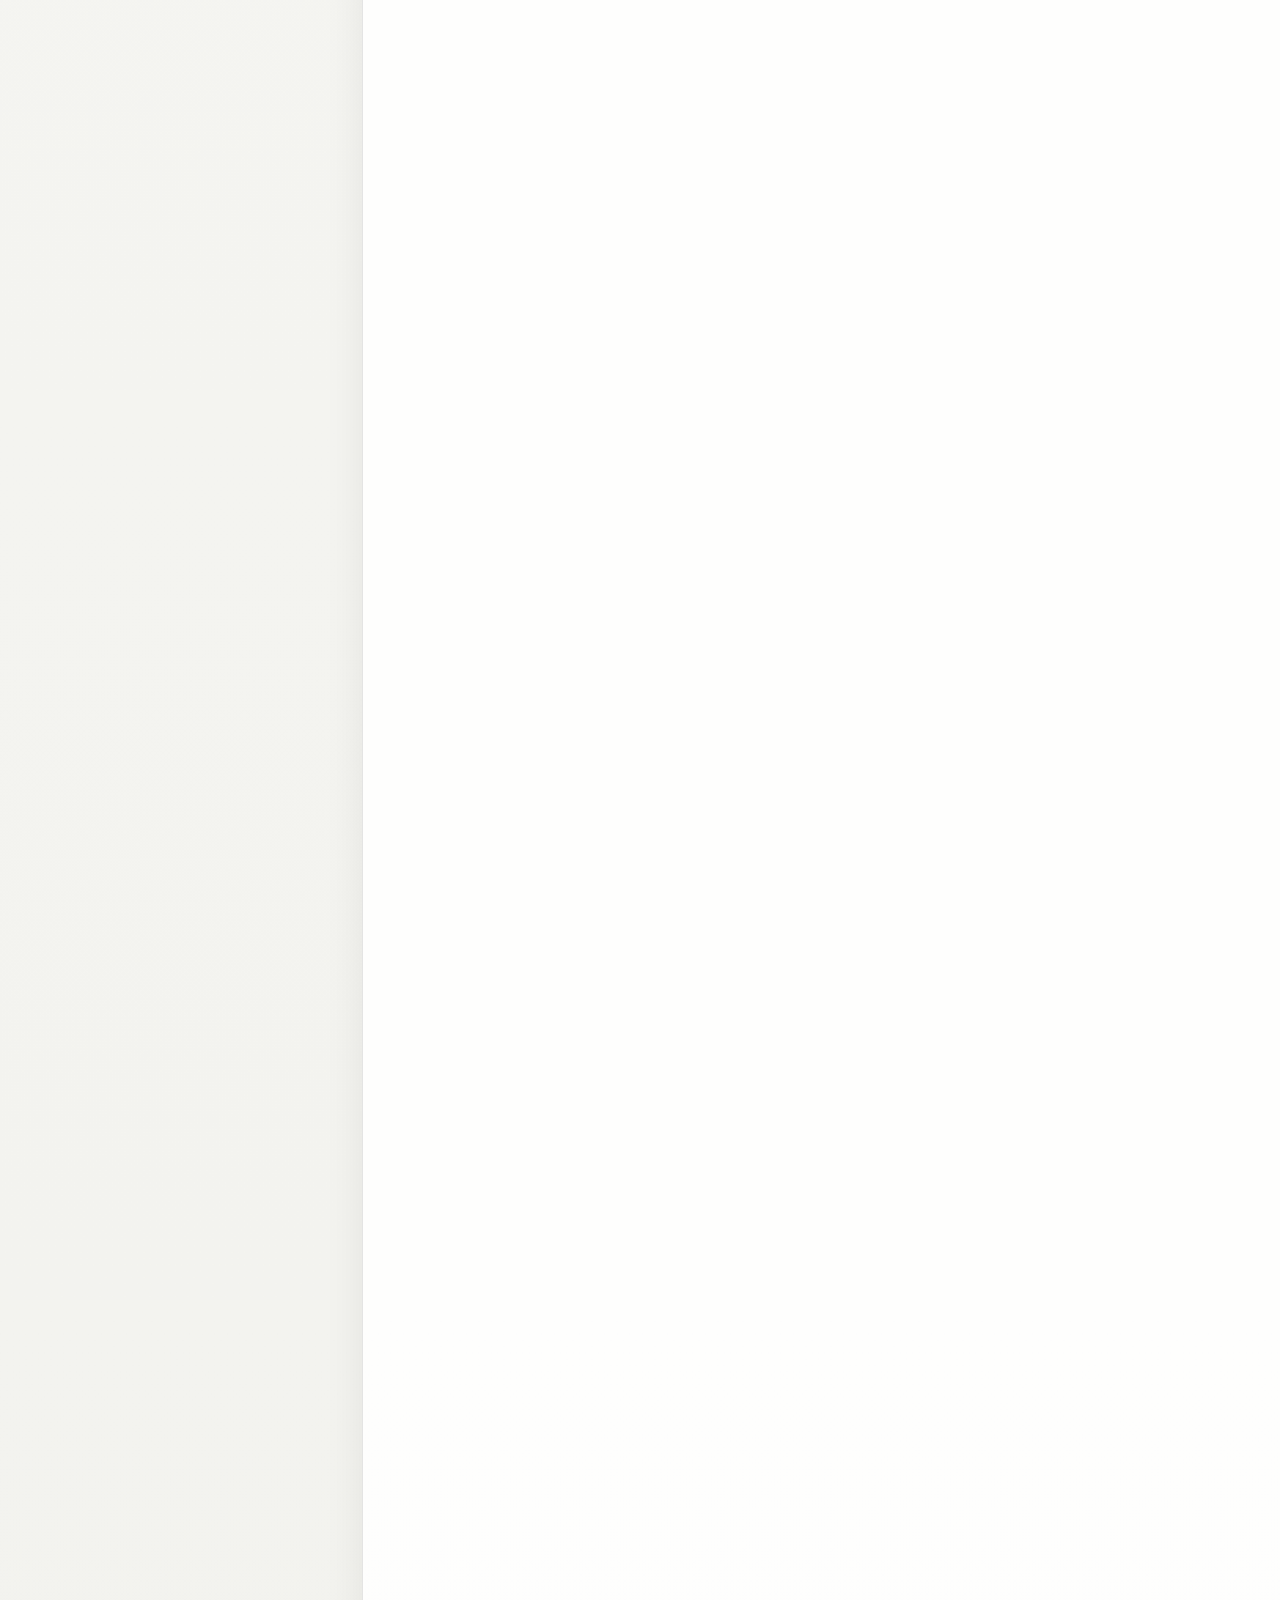
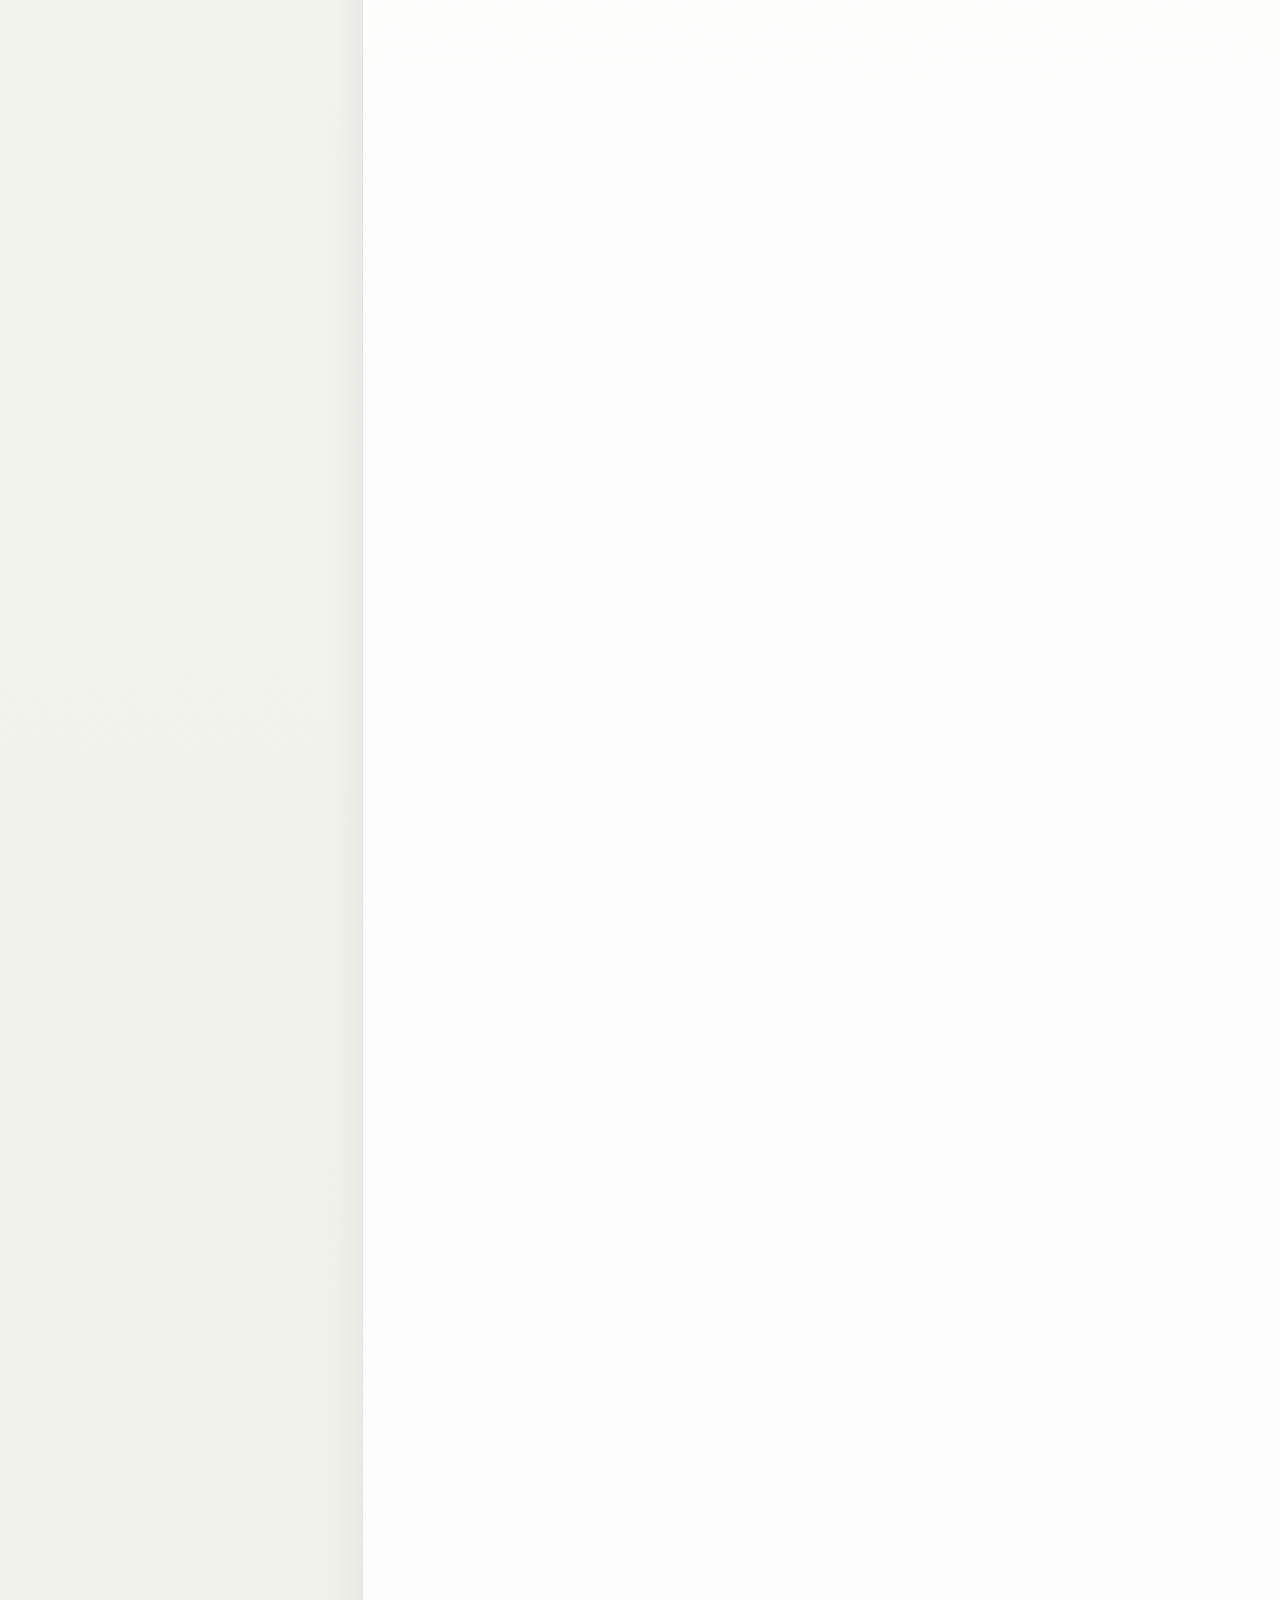
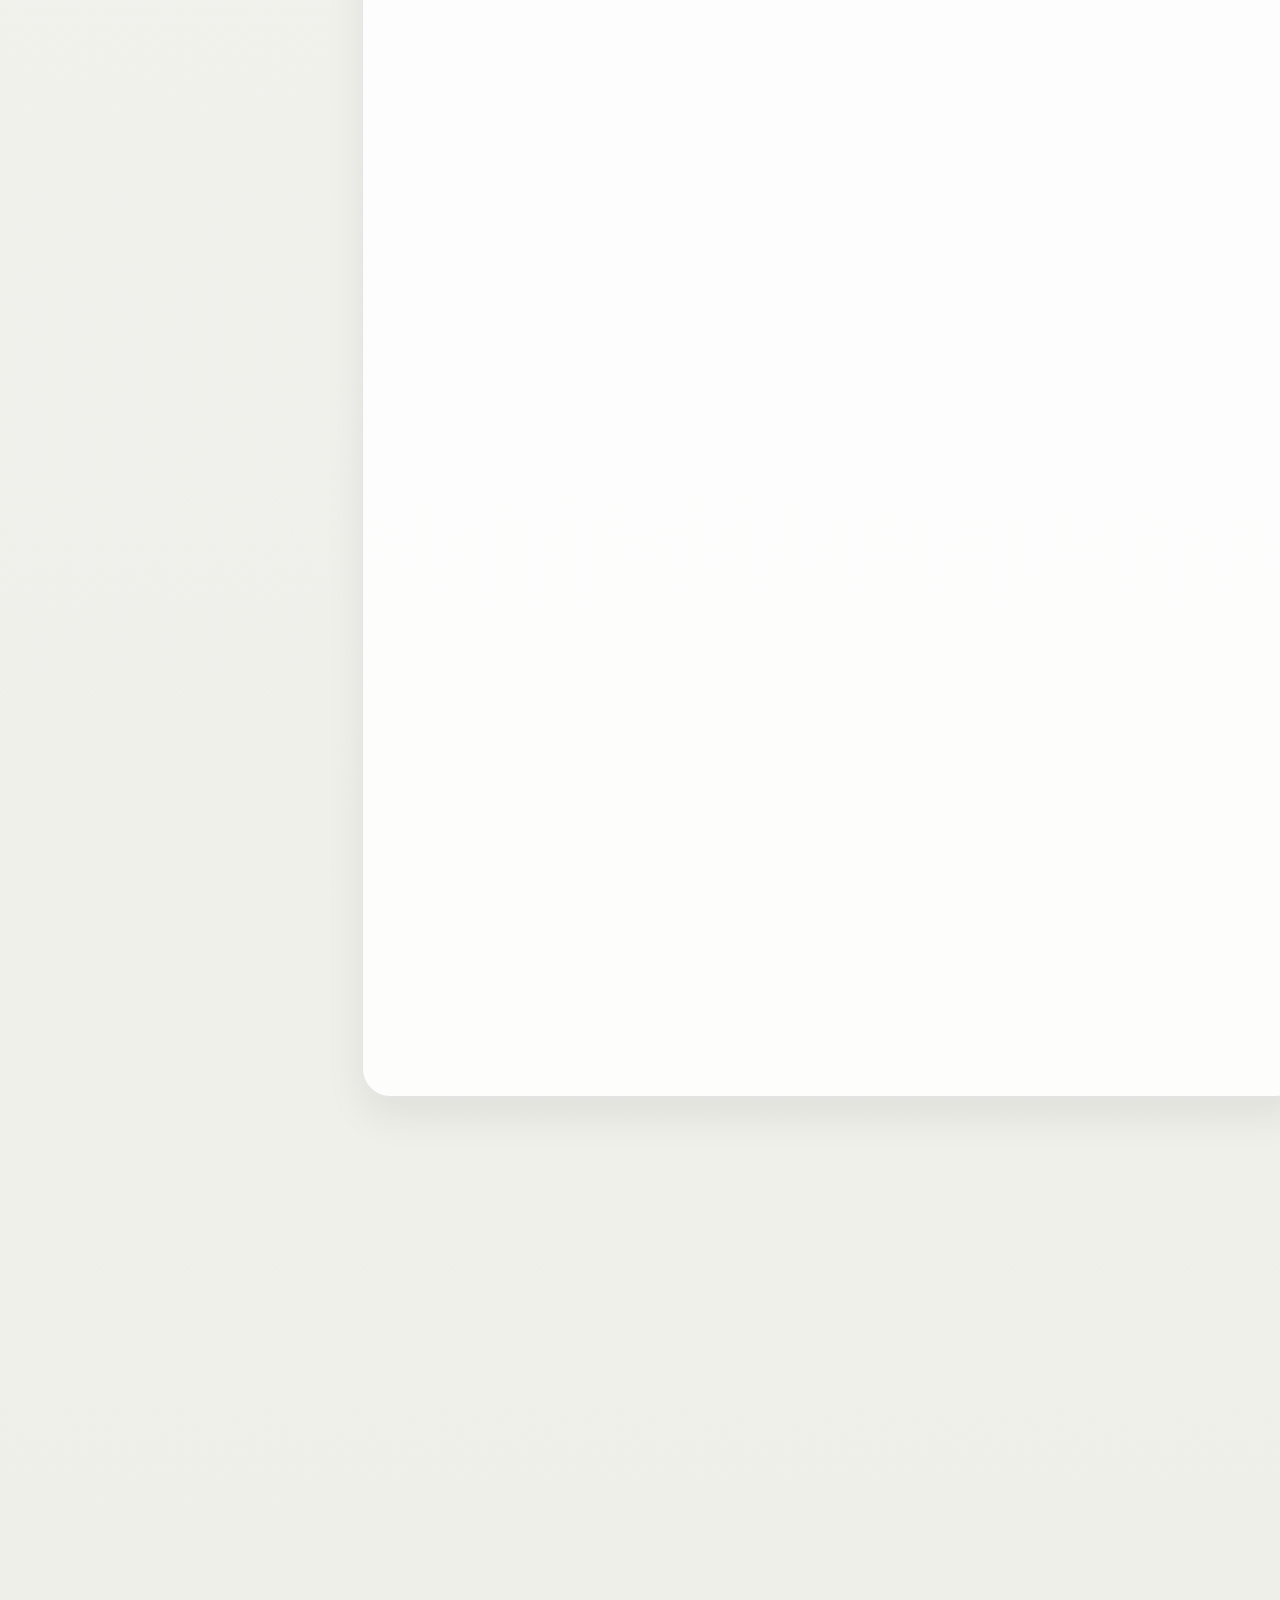
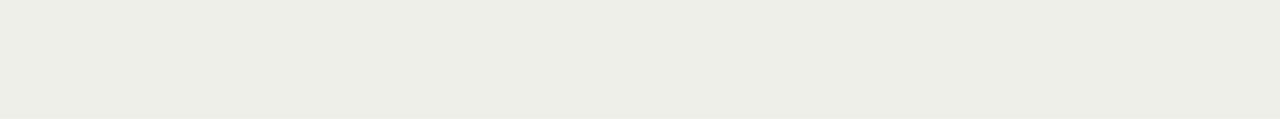
<file: news/vision-2.0-release.html>
﻿<!DOCTYPE html>
<html lang="en">
<head>
    <meta charset="UTF-8">
    <meta name="viewport" content="width=device-width, initial-scale=1.0">
    <title>Vision 2.0 - Stable Visual Intelligence Upgrade | GLOY AI</title>
    <meta name="description" content="Vision 2.0 is a more stable and faster visual model than Vision 1.0, with stronger whole-image understanding across practical workflows in Gloy AI 2.0.">
    <link rel="stylesheet" href="https://cdnjs.cloudflare.com/ajax/libs/font-awesome/6.4.0/css/all.min.css">
    <link rel="preconnect" href="https://fonts.googleapis.com">
    <link rel="preconnect" href="https://fonts.gstatic.com" crossorigin>
    <link href="https://fonts.googleapis.com/css2?family=Montserrat:wght@400;500;600;700;800&display=swap" rel="stylesheet">
    <link rel="stylesheet" href="../assets/release-monochrome.css">
    <style type="text/plain" data-legacy-release-style>
        :root {
            --page-text: #f4f4f5;
            --page-muted: #d4d4d8;
            --page-bg: #07090f;
            --page-bg-accent-1: rgba(255, 255, 255, 0.07);
            --page-bg-accent-2: rgba(255, 255, 255, 0.04);
            --surface: rgba(15, 18, 27, 0.72);
            --surface-strong: rgba(11, 14, 22, 0.92);
            --border-soft: rgba(255, 255, 255, 0.14);
            --border-strong: rgba(255, 255, 255, 0.32);
            --button-text: #0a0d12;
            --button-shadow: rgba(0, 0, 0, 0.35);
            --gradient: linear-gradient(135deg, #ffffff, #a1a1aa);
        }

        * {
            margin: 0;
            padding: 0;
            box-sizing: border-box;
        }

        body {
            font-family: 'Montserrat', sans-serif;
            color: var(--page-text);
            background-color: var(--page-bg);
            overflow-x: hidden;
            background-image:
                radial-gradient(circle at 10% 20%, var(--page-bg-accent-1) 0%, transparent 20%),
                radial-gradient(circle at 90% 80%, var(--page-bg-accent-2) 0%, transparent 20%);
        }

        .container {
            width: 100%;
            max-width: 960px;
            margin: 0 auto;
            padding: 0 20px;
        }

        header {
            padding: 20px 0;
            position: fixed;
            width: 100%;
            top: 0;
            z-index: 1000;
            background: var(--surface-strong);
            backdrop-filter: blur(10px);
            border-bottom: 1px solid var(--border-soft);
        }

        .header-content {
            display: flex;
            justify-content: space-between;
            align-items: center;
            max-width: 1200px;
            margin: 0 auto;
            padding: 0 20px;
        }

        .logo {
            display: flex;
            align-items: center;
            gap: 10px;
            text-decoration: none;
        }

        .logo-mark {
            width: 12px;
            height: 12px;
            border-radius: 50%;
            background: linear-gradient(135deg, #ffffff, #9ca3af);
            box-shadow: 0 0 16px rgba(255, 255, 255, 0.35);
        }

        .logo-text {
            font-family: 'Montserrat', sans-serif;
            font-weight: 700;
            font-size: 24px;
            color: var(--page-text);
            letter-spacing: 0.02em;
        }

        .back-button {
            background: transparent;
            color: var(--page-text);
            border: 1px solid var(--border-strong);
            padding: 10px 20px;
            border-radius: 30px;
            font-weight: 600;
            cursor: pointer;
            transition: all 0.3s ease;
            text-decoration: none;
            display: inline-flex;
            align-items: center;
            gap: 8px;
        }

        .back-button:hover {
            background: var(--surface);
            transform: translateY(-2px);
        }

        .main-shell {
            margin-left: 320px;
            transition: margin-left 0.32s ease;
        }

        .news-sidebar {
            position: fixed;
            left: 18px;
            top: 92px;
            bottom: 18px;
            width: 284px;
            background: rgba(10, 13, 20, 0.93);
            border: 1px solid var(--border-soft);
            border-radius: 18px;
            box-shadow: 0 18px 36px rgba(0, 0, 0, 0.38);
            backdrop-filter: blur(8px);
            display: flex;
            flex-direction: column;
            z-index: 960;
            transform: translateX(0);
            opacity: 1;
            transition: transform 0.32s ease, opacity 0.32s ease;
            overflow: hidden;
        }

        .news-sidebar-head {
            display: flex;
            align-items: center;
            justify-content: space-between;
            padding: 16px 16px 12px;
            border-bottom: 1px solid var(--border-soft);
        }

        .news-sidebar-title {
            font-family: 'Montserrat', sans-serif;
            letter-spacing: 0.03em;
            font-size: 1.12rem;
            font-weight: 700;
            color: var(--page-text);
        }

        .sidebar-close-btn {
            border: 1px solid var(--border-soft);
            background: rgba(255, 255, 255, 0.03);
            color: var(--page-text);
            width: 30px;
            height: 30px;
            border-radius: 8px;
            cursor: pointer;
            display: inline-flex;
            align-items: center;
            justify-content: center;
            transition: background 0.2s ease, border-color 0.2s ease, transform 0.2s ease;
        }

        .sidebar-close-btn:hover {
            background: rgba(255, 255, 255, 0.1);
            border-color: rgba(255, 255, 255, 0.24);
            transform: translateY(-1px);
        }

        .news-sidebar-content {
            padding: 14px 14px 16px;
            overflow: auto;
            scrollbar-width: thin;
            display: grid;
            gap: 18px;
        }

        .sidebar-section-title {
            font-size: 0.78rem;
            color: var(--page-muted);
            text-transform: uppercase;
            letter-spacing: 0.08em;
            margin-bottom: 10px;
            display: block;
        }

        .sidebar-news-list,
        .sidebar-toc-list {
            display: grid;
            gap: 6px;
        }

        .sidebar-link {
            text-decoration: none;
            color: var(--page-text);
            background: rgba(255, 255, 255, 0.03);
            border: 1px solid transparent;
            border-radius: 10px;
            padding: 10px 11px;
            font-size: 0.92rem;
            line-height: 1.35;
            transition: background 0.2s ease, border-color 0.2s ease, transform 0.2s ease;
        }

        .sidebar-link:hover {
            background: rgba(255, 255, 255, 0.06);
            border-color: var(--border-soft);
            transform: translateX(2px);
        }

        .sidebar-link.current {
            background: rgba(255, 255, 255, 0.11);
            border-color: rgba(255, 255, 255, 0.28);
            font-weight: 600;
        }

        .sidebar-toc-list .sidebar-link {
            font-size: 0.86rem;
            color: #d5d9e3;
            padding: 8px 10px;
        }

        .sidebar-toc-list .sidebar-link.active {
            border-color: rgba(255, 255, 255, 0.34);
            background: rgba(255, 255, 255, 0.1);
            color: #f4f6ff;
        }

        .sidebar-toggle-btn {
            position: fixed;
            left: 18px;
            top: 102px;
            z-index: 970;
            border: 1px solid var(--border-strong);
            border-radius: 999px;
            background: rgba(12, 16, 24, 0.92);
            color: var(--page-text);
            padding: 9px 13px;
            display: inline-flex;
            align-items: center;
            gap: 8px;
            font-weight: 600;
            font-size: 0.9rem;
            cursor: pointer;
            box-shadow: 0 8px 20px rgba(0, 0, 0, 0.32);
            transition: transform 0.2s ease, background 0.2s ease, opacity 0.2s ease;
            opacity: 0;
            pointer-events: none;
        }

        .sidebar-toggle-btn:hover {
            transform: translateY(-1px);
            background: rgba(20, 25, 35, 0.96);
        }

        .sidebar-backdrop {
            position: fixed;
            inset: 0;
            background: rgba(0, 0, 0, 0.4);
            opacity: 0;
            pointer-events: none;
            transition: opacity 0.26s ease;
            z-index: 940;
        }

        body.sidebar-collapsed .main-shell {
            margin-left: 0;
        }

        body.sidebar-collapsed .news-sidebar {
            transform: translateX(calc(-100% - 28px));
            opacity: 0.92;
        }

        body.sidebar-collapsed .sidebar-toggle-btn {
            opacity: 1;
            pointer-events: auto;
        }

        article {
            padding: 120px 0 80px;
        }

        .article-header {
            text-align: center;
            margin-bottom: 38px;
        }

        .article-meta {
            display: inline-flex;
            align-items: center;
            gap: 10px;
            margin-bottom: 18px;
            color: var(--page-muted);
            font-size: 0.9rem;
            flex-wrap: wrap;
            justify-content: center;
        }

        .badge-new {
            display: inline-flex;
            align-items: center;
            justify-content: center;
            border-radius: 999px;
            padding: 3px 10px;
            font-size: 0.72rem;
            font-weight: 700;
            letter-spacing: 0.05em;
            text-transform: uppercase;
            color: #ffe4e6;
            background: linear-gradient(135deg, #dc2626, #ef4444);
            border: 1px solid rgba(255, 255, 255, 0.22);
        }

        .article-title {
            font-family: 'Montserrat', sans-serif;
            font-size: 3rem;
            font-weight: 800;
            margin-bottom: 16px;
            color: var(--page-text);
            line-height: 1.15;
        }

        .article-subtitle {
            font-size: 1.15rem;
            color: var(--page-muted);
            line-height: 1.65;
            max-width: 820px;
            margin: 0 auto;
        }

        .voice-section {
            margin: 0 auto 28px;
            background: rgba(255, 255, 255, 0.04);
            border: 1px solid var(--border-soft);
            border-radius: 18px;
            padding: 22px;
            box-shadow: 0 10px 30px var(--button-shadow);
        }

        .voice-title {
            display: flex;
            align-items: center;
            gap: 10px;
            font-family: 'Montserrat', sans-serif;
            font-size: 1.8rem;
            font-weight: 800;
            margin-bottom: 8px;
            color: var(--page-text);
        }

        .voice-subtitle {
            color: var(--page-muted);
            font-size: 0.98rem;
            margin-bottom: 18px;
        }

        .voice-controls {
            display: grid;
            grid-template-columns: auto 1fr auto;
            gap: 12px;
            align-items: center;
        }

        .voice-play {
            border: none;
            border-radius: 999px;
            background: var(--gradient);
            color: var(--button-text);
            min-width: 130px;
            padding: 11px 16px;
            font-weight: 700;
            font-size: 0.96rem;
            display: inline-flex;
            align-items: center;
            justify-content: center;
            gap: 8px;
            cursor: pointer;
            box-shadow: 0 4px 15px var(--button-shadow);
            transition: transform 0.2s ease, box-shadow 0.2s ease;
        }

        .voice-play:hover {
            transform: translateY(-2px);
            box-shadow: 0 7px 18px var(--button-shadow);
        }

        .voice-progress {
            width: 100%;
            accent-color: #e5e7eb;
            cursor: pointer;
        }

        .voice-time {
            font-variant-numeric: tabular-nums;
            color: var(--page-muted);
            font-size: 0.92rem;
            min-width: 110px;
            text-align: right;
        }

        .voice-actions {
            margin-top: 14px;
            display: flex;
            justify-content: flex-end;
        }

        .voice-download {
            text-decoration: none;
            display: inline-flex;
            align-items: center;
            gap: 8px;
            border: 1px solid var(--border-strong);
            color: var(--page-text);
            border-radius: 999px;
            padding: 9px 14px;
            font-weight: 600;
            font-size: 0.92rem;
            transition: background 0.2s ease, transform 0.2s ease;
        }

        .voice-download:hover {
            background: rgba(255, 255, 255, 0.08);
            transform: translateY(-1px);
        }

        .article-content {
            background: var(--surface);
            border-radius: 20px;
            padding: 40px;
            border: 1px solid var(--border-soft);
            box-shadow: 0 20px 40px var(--button-shadow);
        }

        .article-content h2 {
            font-family: 'Montserrat', sans-serif;
            font-size: 1.95rem;
            font-weight: 700;
            color: var(--page-text);
            margin: 34px 0 14px;
            padding-bottom: 10px;
            border-bottom: 1px solid var(--border-soft);
        }

        .article-content h2:first-child {
            margin-top: 0;
        }

        .article-content h3 {
            font-family: 'Montserrat', sans-serif;
            font-size: 1.35rem;
            font-weight: 700;
            color: var(--page-text);
            margin: 24px 0 10px;
        }

        .article-content p {
            color: var(--page-muted);
            line-height: 1.82;
            margin-bottom: 16px;
            font-size: 1.03rem;
        }

        .article-content strong {
            color: var(--page-text);
        }

        .article-content ul {
            color: var(--page-muted);
            line-height: 1.75;
            margin: 12px 0 20px 24px;
        }

        .article-content li {
            margin-bottom: 9px;
        }

        .highlight-box {
            background: rgba(255, 255, 255, 0.05);
            border: 1px solid var(--border-soft);
            border-left: 3px solid var(--border-strong);
            padding: 18px;
            margin: 24px 0;
            border-radius: 12px;
        }

        .warning-box {
            background: rgba(245, 158, 11, 0.09);
            border: 1px solid rgba(245, 158, 11, 0.26);
            border-left: 3px solid rgba(245, 158, 11, 0.72);
            padding: 18px;
            margin: 24px 0;
            border-radius: 12px;
        }

        .feature-grid {
            display: grid;
            grid-template-columns: repeat(auto-fit, minmax(220px, 1fr));
            gap: 14px;
            margin: 22px 0 12px;
        }

        .feature-box {
            background: rgba(255, 255, 255, 0.03);
            border: 1px solid var(--border-soft);
            border-radius: 12px;
            padding: 16px;
        }

        .feature-box h4 {
            font-size: 1rem;
            color: var(--page-text);
            margin-bottom: 8px;
        }

        .feature-box p {
            font-size: 0.92rem;
            margin-bottom: 0;
            line-height: 1.55;
        }

        .benchmark-table {
            width: 100%;
            margin: 20px 0 26px;
            border-collapse: collapse;
            border-radius: 12px;
            overflow: hidden;
            border: 1px solid var(--border-soft);
        }

        .benchmark-table th {
            background: rgba(255, 255, 255, 0.06);
            color: var(--page-text);
            padding: 12px;
            text-align: left;
            font-family: 'Montserrat', sans-serif;
            font-size: 1rem;
            font-weight: 700;
        }

        .benchmark-table td {
            padding: 11px 12px;
            color: var(--page-muted);
            border-top: 1px solid var(--border-soft);
            vertical-align: top;
        }

        .example-card {
            border: 1px solid var(--border-soft);
            border-radius: 12px;
            padding: 16px;
            background: rgba(255, 255, 255, 0.03);
            margin: 14px 0;
        }

        .vision-example-image {
            width: 100%;
            border-radius: 10px;
            border: 1px solid var(--border-soft);
            margin: 10px 0 14px;
            display: block;
            background: rgba(255, 255, 255, 0.02);
        }

        .vision-output-panel {
            border: 1px solid var(--border-soft);
            border-radius: 10px;
            background: rgba(255, 255, 255, 0.02);
            padding: 12px;
            margin-top: 10px;
        }

        .vision-output-title {
            display: block;
            font-size: 0.76rem;
            text-transform: uppercase;
            letter-spacing: 0.08em;
            color: #e5e7eb;
            margin-bottom: 7px;
            font-weight: 700;
        }

        .vision-output-panel ul {
            margin: 0 0 0 20px;
        }

        .vision-output-panel li {
            margin-bottom: 6px;
            color: var(--page-muted);
            line-height: 1.62;
        }

        .example-label {
            font-size: 0.78rem;
            text-transform: uppercase;
            letter-spacing: 0.07em;
            color: #d6d3d1;
            margin-bottom: 8px;
            display: block;
        }

        .cta-section {
            text-align: center;
            margin-top: 42px;
            padding: 30px;
            background: rgba(255, 255, 255, 0.04);
            border-radius: 14px;
            border: 1px solid var(--border-soft);
        }

        .cta-section h3 {
            font-family: 'Montserrat', sans-serif;
            font-size: 1.9rem;
            font-weight: 800;
            color: var(--page-text);
            margin-bottom: 12px;
        }

        .cta-button {
            background: var(--gradient);
            color: var(--button-text);
            border: none;
            padding: 14px 26px;
            border-radius: 30px;
            font-weight: 700;
            cursor: pointer;
            transition: all 0.3s ease;
            box-shadow: 0 4px 15px var(--button-shadow);
            text-decoration: none;
            display: inline-flex;
            align-items: center;
            gap: 10px;
            font-size: 1rem;
        }

        .cta-button:hover {
            transform: translateY(-2px);
            box-shadow: 0 6px 20px var(--button-shadow);
        }

        .continue-section {
            margin-top: 34px;
            padding: 24px 0 4px;
        }

        .continue-header {
            display: flex;
            align-items: center;
            justify-content: space-between;
            gap: 14px;
            margin-bottom: 18px;
        }

        .continue-title {
            font-family: 'Montserrat', sans-serif;
            font-size: 1.9rem;
            font-weight: 800;
            color: var(--page-text);
            letter-spacing: 0.01em;
        }

        .continue-view-all {
            color: #d1d5db;
            text-decoration: none;
            border: 1px solid var(--border-soft);
            border-radius: 999px;
            padding: 8px 14px;
            font-size: 0.88rem;
            transition: background 0.2s ease, border-color 0.2s ease;
        }

        .continue-view-all:hover {
            background: rgba(255, 255, 255, 0.08);
            border-color: rgba(255, 255, 255, 0.28);
        }

        .continue-grid {
            display: grid;
            grid-template-columns: repeat(3, minmax(0, 1fr));
            gap: 16px;
        }

        .continue-card {
            text-decoration: none;
            color: inherit;
            background: rgba(255, 255, 255, 0.03);
            border: 1px solid var(--border-soft);
            border-radius: 16px;
            overflow: hidden;
            transition: transform 0.22s ease, border-color 0.22s ease, box-shadow 0.22s ease;
            display: flex;
            flex-direction: column;
            min-height: 100%;
        }

        .continue-card:hover {
            transform: translateY(-3px);
            border-color: rgba(255, 255, 255, 0.26);
            box-shadow: 0 12px 26px rgba(0, 0, 0, 0.35);
        }

        .continue-media {
            aspect-ratio: 16 / 10;
            position: relative;
            background: linear-gradient(135deg, #1f2937, #111827);
            overflow: hidden;
        }

        .continue-media img {
            width: 100%;
            height: 100%;
            object-fit: cover;
            display: block;
        }

        .continue-media-badge {
            position: absolute;
            top: 10px;
            left: 10px;
            z-index: 2;
            background: rgba(0, 0, 0, 0.58);
            color: #f8fafc;
            border: 1px solid rgba(255, 255, 255, 0.18);
            border-radius: 999px;
            padding: 4px 9px;
            font-size: 0.7rem;
            letter-spacing: 0.06em;
            text-transform: uppercase;
            font-weight: 700;
        }

        .continue-media.is-placeholder {
            background: linear-gradient(135deg, #101722 0%, #1b2432 40%, #0f172a 100%);
        }

        .continue-media.is-placeholder::before {
            content: "";
            position: absolute;
            inset: 0;
            background: linear-gradient(110deg, transparent 20%, rgba(255, 255, 255, 0.15) 45%, transparent 70%);
            transform: translateX(-100%);
            animation: continueShimmer 1.7s linear infinite;
        }

        .continue-media.is-placeholder .continue-placeholder-label {
            position: absolute;
            left: 12px;
            bottom: 12px;
            font-size: 0.78rem;
            color: #c7d2fe;
            z-index: 1;
            letter-spacing: 0.04em;
            text-transform: uppercase;
        }

        @keyframes continueShimmer {
            100% {
                transform: translateX(100%);
            }
        }

        .continue-body {
            padding: 13px 13px 14px;
            display: grid;
            gap: 8px;
        }

        .continue-card-title {
            font-size: 1.02rem;
            line-height: 1.35;
            color: #f8fafc;
        }

        .continue-card-excerpt {
            color: #c7cdd6;
            font-size: 0.9rem;
            line-height: 1.45;
        }

        .continue-meta {
            display: flex;
            flex-wrap: wrap;
            gap: 8px;
            color: #a1a8b3;
            font-size: 0.8rem;
        }

        @media (max-width: 1100px) {
            .main-shell {
                margin-left: 0;
            }

            body.sidebar-open {
                overflow: hidden;
            }

            .news-sidebar {
                top: calc(82px + env(safe-area-inset-top));
                left: max(10px, env(safe-area-inset-left));
                bottom: 12px;
                width: min(88vw, 320px);
                transform: translateX(calc(-100% - 22px));
                opacity: 0;
            }

            body.sidebar-open .news-sidebar {
                transform: translateX(0);
                opacity: 1;
            }

            .sidebar-toggle-btn {
                opacity: 1;
                pointer-events: auto;
                top: calc(88px + env(safe-area-inset-top));
                left: max(10px, env(safe-area-inset-left));
            }

            body.sidebar-open .sidebar-backdrop {
                opacity: 1;
                pointer-events: auto;
            }
        }

        @media (max-width: 768px) {
            header {
                padding: 12px 0;
            }

            .header-content {
                padding: 0 14px;
            }

            .logo-text {
                font-size: 22px;
            }

            .back-button {
                padding: 8px 12px;
                font-size: 0.84rem;
                gap: 6px;
            }

            article {
                padding: 110px 0 56px;
            }

            .container {
                padding: 0 14px;
            }

            .article-title {
                font-size: 2.15rem;
            }

            .article-subtitle {
                font-size: 1rem;
            }

            .voice-section {
                padding: 16px;
                border-radius: 14px;
            }

            .voice-title {
                font-size: 1.36rem;
                line-height: 1.3;
            }

            .voice-subtitle {
                font-size: 0.9rem;
                margin-bottom: 12px;
            }

            .article-content {
                padding: 24px 18px;
            }

            .article-content h2 {
                font-size: 1.55rem;
                margin-top: 28px;
            }

            .benchmark-table {
                display: block;
                overflow-x: auto;
                -webkit-overflow-scrolling: touch;
            }

            .benchmark-table th,
            .benchmark-table td {
                min-width: 160px;
            }

            .voice-controls {
                grid-template-columns: 1fr;
                gap: 10px;
            }

            .voice-time {
                text-align: left;
                min-width: 0;
            }

            .voice-play {
                width: 100%;
            }

            .voice-actions {
                justify-content: flex-start;
            }

            .continue-header {
                margin-bottom: 14px;
            }

            .continue-title {
                font-size: 1.5rem;
            }

            .continue-grid {
                grid-template-columns: 1fr;
                gap: 13px;
            }
        }

        @media (max-width: 480px) {
            .header-content {
                gap: 8px;
            }

            .logo-text {
                font-size: 20px;
            }

            .back-button {
                padding: 7px 10px;
                font-size: 0.78rem;
            }

            .article-title {
                font-size: 1.9rem;
            }

            .article-content {
                padding: 20px 14px;
                border-radius: 14px;
            }

            .sidebar-toggle-btn span {
                display: none;
            }

            .sidebar-toggle-btn {
                padding: 9px 10px;
            }
        }
    </style>
</head>
<body>
    <header>
        <div class="header-content">
            <a href="../index.html" class="logo">
                <span class="logo-mark"></span>
                <span class="logo-text">GLOY AI</span>
            </a>
            <nav class="release-nav" aria-label="Release navigation">
                <a class="release-nav-link" href="../index.html#news">News</a>
                <a class="release-nav-link" href="../index.html#models">Models</a>
                <a class="release-nav-link" href="../index.html#roadmap">Roadmap</a>
                <a class="release-nav-link" href="../index.html#api">API</a>
                <a class="release-nav-link" href="../index.html#developers">Developers</a>
            </nav>
            <div class="release-header-actions">
                <button class="release-theme-toggle" id="theme-toggle" type="button" aria-pressed="false" aria-label="Switch to dark theme">
                    <span class="theme-toggle-icon" aria-hidden="true">
                        <svg class="theme-icon theme-icon-moon" viewBox="0 0 24 24" fill="none" stroke="currentColor" stroke-width="1.8" stroke-linecap="round" stroke-linejoin="round">
                            <path d="M21 12.8A9 9 0 1 1 11.2 3a7.2 7.2 0 0 0 9.8 9.8Z"></path>
                        </svg>
                        <svg class="theme-icon theme-icon-sun" viewBox="0 0 24 24" fill="none" stroke="currentColor" stroke-width="1.8" stroke-linecap="round" stroke-linejoin="round">
                            <circle cx="12" cy="12" r="4.25"></circle>
                            <path d="M12 2.75v2.5M12 18.75v2.5M21.25 12h-2.5M5.25 12h-2.5M18.54 5.46l-1.77 1.77M7.23 16.77l-1.77 1.77M18.54 18.54l-1.77-1.77M7.23 7.23 5.46 5.46"></path>
                        </svg>
                    </span>
                    <span class="theme-toggle-label">Dark</span>
                </button>
                <a href="../index.html#news" class="back-button">
                    <i class="fas fa-arrow-left"></i> Back to News
                </a>
            </div>
        </div>
    </header>

    <aside class="news-sidebar" id="news-sidebar" aria-label="Sidebar">
        <div class="news-sidebar-head">
            <span class="news-sidebar-title">News & Sections</span>
            <button id="sidebar-close-btn" class="sidebar-close-btn" type="button" aria-label="Close sidebar">
                <i class="fas fa-times"></i>
            </button>
        </div>
        <div class="news-sidebar-content">
            <section>
                <span class="sidebar-section-title">Latest News</span>
                <nav class="sidebar-news-list">
                    <a class="sidebar-link current" href="vision-2.0-release.html">Vision 2.0</a>
                    <a class="sidebar-link" href="vision-1.0-release.html">Vision 1.0</a>
                    <a class="sidebar-link" href="gloy-ai-2.0-release.html">Gloy AI 2.0 Release</a>
                    <a class="sidebar-link" href="introducing-gloydev-0.5-exp.html">Introducing Gloy Dev 0.5 Exp</a>
                </nav>
            </section>

            <section>
                <span class="sidebar-section-title">On This Page</span>
                <nav id="sidebar-toc" class="sidebar-toc-list"></nav>
            </section>
        </div>
    </aside>

    <button id="sidebar-toggle-btn" class="sidebar-toggle-btn" type="button" aria-label="Toggle sidebar">
        <i class="fas fa-bars"></i>
        <span>Sections</span>
    </button>
    <div id="sidebar-backdrop" class="sidebar-backdrop" aria-hidden="true"></div>

    <div class="main-shell">
    <article>
        <div class="container">
            <div class="article-header">
                <div class="article-meta">
                    <span class="badge-new">NEW</span>
                    <span>February 14, 2026</span>
                    <span>-</span>
                    <span>~10 min read</span>
                    <span>-</span>
                    <span>New Technology Release</span>
                </div>
                <h1 class="article-title">Vision 2.0</h1>
                <p class="article-subtitle">A practical step forward in visual intelligence: more stable than Vision 1.0, a bit faster in real workflows, and significantly better at understanding full-scene meaning without overclaiming beyond the evidence.</p>
            </div>



            <div class="article-content">
                <h2>Executive Release Brief</h2>
                <p><strong>Vision 2.0</strong> is the second-generation visual layer for Gloy workflows. This release is focused on operational quality, not hype: fewer unstable outputs, better scene-level comprehension, and lower retry pressure in daily product usage.</p>
                <p>Unlike Vision 1.0, which often behaved differently on nearly identical inputs, Vision 2.0 is tuned for repeatability. The practical result is not just "nicer answers". It is better workflow control for support, product, and operations teams that rely on visual interpretation under time constraints.</p>
                <p>We deliberately do not position Vision 2.0 as a final visual endpoint. It is a strong middle generation that closes major reliability gaps while we continue to higher-tier visual reasoning in the next step of the roadmap.</p>

                <div class="highlight-box">
                    <p><strong>Release position:</strong> Vision 2.0 is the production default for current visual tasks when you need balanced speed and reliability without overcommitting to final-generation claims.</p>
                </div>

                <h2>What Changed at System Level</h2>
                <p>Vision 2.0 ships with meaningful behavior improvements across four dimensions: consistency, context interpretation, latency profile, and instruction discipline. The main objective was to reduce "quality swing" between runs and increase trust in first-pass output.</p>
                <div class="feature-grid">
                    <div class="feature-box">
                        <h4>Consistency Control</h4>
                        <p>Repeated runs on similar images are closer in quality and structure than in Vision 1.0.</p>
                    </div>
                    <div class="feature-box">
                        <h4>Context Integrity</h4>
                        <p>The model preserves whole-image intent better instead of overfocusing on isolated objects.</p>
                    </div>
                    <div class="feature-box">
                        <h4>Latency Tuning</h4>
                        <p>Response speed is moderately better, reducing friction in interactive support flows.</p>
                    </div>
                    <div class="feature-box">
                        <h4>Instruction Fidelity</h4>
                        <p>Requested output sections are followed more reliably in structured prompts.</p>
                    </div>
                </div>

                <h2>Availability and Deployment Scope</h2>
                <p>Vision 2.0 is deployed for production use in <strong>Gloy AI 2.0</strong>. Teams migrating from earlier visual stacks can run a staged comparison path with Vision 1.0 for QA, then switch default routing after acceptance checks.</p>
                <table class="benchmark-table">
                    <thead>
                        <tr>
                            <th>Layer</th>
                            <th>Vision 2.0</th>
                            <th>Operational Impact</th>
                        </tr>
                    </thead>
                    <tbody>
                        <tr>
                            <td>Default placement</td>
                            <td>Primary in Gloy AI 2.0</td>
                            <td>Recommended for new visual workflows</td>
                        </tr>
                        <tr>
                            <td>Retry pressure</td>
                            <td>Reduced vs 1.0</td>
                            <td>Lower manual prompt repetition</td>
                        </tr>
                        <tr>
                            <td>Session continuity</td>
                            <td>Improved</td>
                            <td>More stable follow-up behavior on same image thread</td>
                        </tr>
                        <tr>
                            <td>Error handling style</td>
                            <td>More explicit uncertainty signaling</td>
                            <td>Safer behavior for review-heavy pipelines</td>
                        </tr>
                    </tbody>
                </table>

                <h2>Comparative Matrix: Vision 2.0 and Vision 1.0</h2>
                <p>The comparison below reflects practical behavior in realistic scenarios rather than isolated one-shot demos.</p>
                <table class="benchmark-table">
                    <thead>
                        <tr>
                            <th>Category</th>
                            <th>Vision 2.0</th>
                            <th>Vision 1.0</th>
                        </tr>
                    </thead>
                    <tbody>
                        <tr>
                            <td>Stability on repeated requests</td>
                            <td>High-moderate (stable trend)</td>
                            <td>Low-moderate (frequent variance)</td>
                        </tr>
                        <tr>
                            <td>Whole-frame reasoning</td>
                            <td>Strong</td>
                            <td>Basic to moderate</td>
                        </tr>
                        <tr>
                            <td>UI screenshot comprehension</td>
                            <td>Clear improvement</td>
                            <td>Often partial</td>
                        </tr>
                        <tr>
                            <td>Speed profile</td>
                            <td>Faster than 1.0</td>
                            <td>Slower baseline</td>
                        </tr>
                        <tr>
                            <td>Small-detail confidence</td>
                            <td>Better, still limited</td>
                            <td>Often unstable</td>
                        </tr>
                    </tbody>
                </table>

                <div class="warning-box">
                    <p><strong>Operational warning:</strong> Vision 2.0 is better than Vision 1.0, but it is not a zero-error visual judge. High-stakes decisions still require human verification and policy gates.</p>
                </div>

                <h2>Performance Envelope in Real Work</h2>
                <p>Vision 2.0 performs best when visual complexity is medium to high, prompt structure is explicit, and expected output format is fixed. It handles mixed inputs better than 1.0, especially screenshot + text + status context combinations.</p>
                <ul>
                    <li>Better triage quality for customer support screenshots.</li>
                    <li>Cleaner summary extraction from product interfaces.</li>
                    <li>More coherent responses in multi-step "same image" threads.</li>
                    <li>Lower hallucination risk when uncertainty policy is requested explicitly.</li>
                </ul>

                <h2>Failure Modes You Should Still Expect</h2>
                <p>Even with improvements, Vision 2.0 is not immune to difficult visual conditions. Teams should treat these as known boundaries, not random failures.</p>
                <ul>
                    <li>Tiny fonts inside dense dashboards can still be partially misread.</li>
                    <li>Severe JPEG compression may collapse low-contrast labels.</li>
                    <li>Overlapping objects can reduce counting precision.</li>
                    <li>Ambiguous lighting can produce multiple plausible interpretations.</li>
                    <li>Long conversational chains can drift if constraints are not restated.</li>
                </ul>

                <h2>Prompt Architecture for Reliable Outputs</h2>
                <p>Vision 2.0 benefits from contract-style prompts. If you ask broad questions, you get broad answers. If you define sections, evidence rules, and confidence policy, output quality becomes significantly more reviewable.</p>
                <h3>Recommended structure</h3>
                <ul>
                    <li><strong>Goal:</strong> one concrete objective sentence.</li>
                    <li><strong>Focus regions:</strong> what visual zones matter most.</li>
                    <li><strong>Output contract:</strong> required sections or JSON schema.</li>
                    <li><strong>Evidence mode:</strong> separate direct reading from inference.</li>
                    <li><strong>Uncertainty mode:</strong> require explicit low-confidence flags.</li>
                </ul>
                <div class="example-card">
                    <span class="example-label">Prompt Pattern</span>
                    <p>"Analyze this screen and return: (1) visible components, (2) probable issue, (3) exact readable text, (4) unclear elements, (5) confidence score per block."</p>
                </div>

                <h2>Practical Example Cases</h2>
                <p>Below is a practical set of scenarios that represent realistic Vision 2.0 behavior.</p>
                <div class="example-card">
                    <span class="example-label">Featured Example</span>
                    <img class="vision-example-image" src="vision_2.0_cat.png" alt="A ginger cat sitting on a cluttered creative desk">
                    <p><strong>Input:</strong> Describe this photo.</p>
                    <div class="vision-output-panel">
                        <span class="vision-output-title">Vision 2.0 Strict Response (English)</span>
                        <ul>
                            <li><strong>Primary subject:</strong> A fluffy ginger cat positioned in the center of a wooden desk.</li>
                            <li><strong>Scene type:</strong> Indoor workspace with high object density and mixed creative/technical tools.</li>
                            <li><strong>Visible creative items:</strong> Open notebook with handwritten notes and sketches, loose pages with charts/diagrams, paint palette, brush cup, colored pencils, watercolor set, sticky notes, and magnifying glass.</li>
                            <li><strong>Visible technical items:</strong> Drawing tablet showing a fish illustration and a smartphone displaying code-like text.</li>
                            <li><strong>Other visible objects:</strong> Small toys (robots and duck), Rubik's cube, camera with lens, multiple potted plants/succulents, coffee cup, and desk lamp.</li>
                            <li><strong>Strict summary:</strong> The photo shows a cluttered creative workstation centered around a cat, with clear indicators of art/design activity and light technical work.</li>
                        </ul>
                    </div>
                </div>
                <div class="example-card">
                    <span class="example-label">Case 1: Payment Warning Screen</span>
                    <p><strong>Input type:</strong> billing page with warning cards, status chips, and secondary controls.<br>
                    <strong>Typical Vision 2.0 output:</strong> captures core issue correctly, identifies major labels, marks ambiguous small text as uncertain.</p>
                </div>
                <div class="example-card">
                    <span class="example-label">Case 2: Multi-Object Retail Photo</span>
                    <p><strong>Input type:</strong> crowded shelf with similar packaging and mixed lighting.<br>
                    <strong>Typical Vision 2.0 output:</strong> strong category grouping and scene summary; occasional counting drift in overlapping zones.</p>
                </div>
                <div class="example-card">
                    <span class="example-label">Case 3: Dashboard with Graph + Filters</span>
                    <p><strong>Input type:</strong> chart-heavy interface with compact labels.<br>
                    <strong>Typical Vision 2.0 output:</strong> reliable trend explanation and panel detection; exact micro-label reading still limited by image quality.</p>
                </div>

                <h2>Adoption Strategy for Teams</h2>
                <p>Migration from Vision 1.0 should be measurable. Avoid a blind switch. Run a short validation cycle on your own workload categories and compare stability, latency, and review burden.</p>
                <ul>
                    <li><strong>Stage 1:</strong> shadow run on historical visual tasks.</li>
                    <li><strong>Stage 2:</strong> partial routing for low-risk workflows.</li>
                    <li><strong>Stage 3:</strong> full default routing with fallback policy.</li>
                    <li><strong>Stage 4:</strong> threshold-based optimization and monitoring.</li>
                </ul>

                <h2>Position in the Vision Roadmap</h2>
                <p>Vision 2.0 is intentionally balanced: clearly better than 1.0, but not the final ceiling. It gives teams a stronger operational baseline today while leaving room for deeper reasoning in the next generation.</p>
                <p>In short: Vision 2.0 is the current reliable workhorse. Vision 3.0 is the future high-capability target.</p>

                <h2>Final Statement</h2>
                <p>Vision 2.0 delivers what production teams asked for most: better stability, slightly faster response, and stronger understanding of complete image context. It is a real upgrade over Vision 1.0 and a solid default for current visual tasks.</p>
                <p>Use it with structured prompts, confidence rules, and human review in critical domains. That combination gives the best quality-to-risk profile in real environments.</p>

                <div class="cta-section">
                    <h3>Run Vision 2.0 in Production</h3>
                    <p>Start with controlled rollout, validate on your own images, then scale routing after acceptance thresholds are met.</p>
                    <a href="https://t.me/gloy_dev" target="_blank" class="cta-button">
                        <i class="fab fa-telegram"></i> Open in Telegram
                    </a>
                </div>
            </div>
            <section class="continue-section" aria-label="Continue reading">
                <div class="continue-header">
                    <h2 class="continue-title">Continue Reading</h2>
                    <a class="continue-view-all" href="../index.html">View all news</a>
                </div>
                <div id="continue-reading-grid" class="continue-grid"></div>
            </section>
        </div>
    </article>
    </div>
    <script src="../assets/release-pages.js"></script>
    <script>
        (function () {
            const sidebarToggleBtn = document.getElementById('sidebar-toggle-btn');
            const sidebarCloseBtn = document.getElementById('sidebar-close-btn');
            const sidebarBackdrop = document.getElementById('sidebar-backdrop');
            const sidebarToc = document.getElementById('sidebar-toc');
            const continueGrid = document.getElementById('continue-reading-grid');

            function isMobileSidebar() {
                return window.matchMedia('(max-width: 1100px)').matches;
            }

            function setSidebarDesktopCollapsed(collapsed) {
                document.body.classList.toggle('sidebar-collapsed', collapsed);
                updateToggleButtonState();
            }

            function setSidebarMobileOpen(open) {
                document.body.classList.toggle('sidebar-open', open);
                updateToggleButtonState();
            }

            function initSidebarState() {
                if (isMobileSidebar()) {
                    document.body.classList.remove('sidebar-collapsed');
                    setSidebarMobileOpen(false);
                } else {
                    setSidebarDesktopCollapsed(false);
                    setSidebarMobileOpen(false);
                }
            }

            function toggleSidebar() {
                if (isMobileSidebar()) {
                    setSidebarMobileOpen(!document.body.classList.contains('sidebar-open'));
                } else {
                    setSidebarDesktopCollapsed(!document.body.classList.contains('sidebar-collapsed'));
                }
            }

            sidebarToggleBtn.addEventListener('click', toggleSidebar);
            sidebarCloseBtn.addEventListener('click', toggleSidebar);
            sidebarBackdrop.addEventListener('click', function () { setSidebarMobileOpen(false); });
            window.addEventListener('resize', initSidebarState);
            initSidebarState();

            document.addEventListener('keydown', function (event) {
                if (event.key !== 'Escape') return;
                if (isMobileSidebar() && document.body.classList.contains('sidebar-open')) {
                    setSidebarMobileOpen(false);
                } else if (!isMobileSidebar() && !document.body.classList.contains('sidebar-collapsed')) {
                    setSidebarDesktopCollapsed(true);
                }
            });

            function updateToggleButtonState() {
                const isOpenDesktop = !isMobileSidebar() && !document.body.classList.contains('sidebar-collapsed');
                const isOpenMobile = isMobileSidebar() && document.body.classList.contains('sidebar-open');
                const isOpen = isOpenDesktop || isOpenMobile;
                sidebarToggleBtn.setAttribute('aria-expanded', String(isOpen));
                sidebarCloseBtn.setAttribute('aria-expanded', String(isOpen));
            }

            function slugify(input) {
                return input.toLowerCase().replace(/[^a-z0-9\s-]/g, '').trim().replace(/\s+/g, '-').slice(0, 60);
            }

            function buildToc() {
                const headings = document.querySelectorAll('.article-content h2');
                sidebarToc.innerHTML = '';
                headings.forEach(function (heading, index) {
                    if (!heading.id) {
                        heading.id = 'section-' + (index + 1) + '-' + slugify(heading.textContent || ('part-' + (index + 1)));
                    }
                    const link = document.createElement('a');
                    link.href = '#' + heading.id;
                    link.className = 'sidebar-link';
                    link.textContent = heading.textContent.trim();
                    link.addEventListener('click', function () {
                        if (isMobileSidebar()) setSidebarMobileOpen(false);
                    });
                    sidebarToc.appendChild(link);
                });
            }

            function initTocSpy() {
                const tocLinks = Array.from(sidebarToc.querySelectorAll('a'));
                if (!tocLinks.length) return;
                const map = new Map(tocLinks.map(function (link) { return [link.getAttribute('href').slice(1), link]; }));
                const observer = new IntersectionObserver(function (entries) {
                    entries.forEach(function (entry) {
                        const link = map.get(entry.target.id);
                        if (!link) return;
                        if (entry.isIntersecting) {
                            tocLinks.forEach(function (l) { l.classList.remove('active'); });
                            link.classList.add('active');
                        }
                    });
                }, { rootMargin: '-35% 0px -55% 0px', threshold: 0.01 });

                document.querySelectorAll('.article-content h2').forEach(function (heading) {
                    observer.observe(heading);
                });
            }

            buildToc();
            initTocSpy();

            function shuffleArray(list) {
                const arr = list.slice();
                for (let i = arr.length - 1; i > 0; i -= 1) {
                    const j = Math.floor(Math.random() * (i + 1));
                    const temp = arr[i];
                    arr[i] = arr[j];
                    arr[j] = temp;
                }
                return arr;
            }

            function createNewsCard(item) {
                const card = document.createElement('a');
                card.className = 'continue-card';
                card.href = item.href;

                const media = document.createElement('div');
                media.className = 'continue-media';

                const badge = document.createElement('span');
                badge.className = 'continue-media-badge';
                badge.textContent = item.tag;
                media.appendChild(badge);

                if (item.image) {
                    const img = document.createElement('img');
                    img.loading = 'lazy';
                    img.src = item.image;
                    img.alt = item.title + ' preview';
                    img.addEventListener('error', function () {
                        media.classList.add('is-placeholder');
                        media.innerHTML = '<span class="continue-media-badge">' + item.tag + '</span><span class="continue-placeholder-label">Preview loading</span>';
                    });
                    media.appendChild(img);
                } else {
                    media.classList.add('is-placeholder');
                    const placeholder = document.createElement('span');
                    placeholder.className = 'continue-placeholder-label';
                    placeholder.textContent = 'Preview loading';
                    media.appendChild(placeholder);
                }

                const body = document.createElement('div');
                body.className = 'continue-body';

                const title = document.createElement('h3');
                title.className = 'continue-card-title';
                title.textContent = item.title;

                const excerpt = document.createElement('p');
                excerpt.className = 'continue-card-excerpt';
                excerpt.textContent = item.excerpt;

                const meta = document.createElement('div');
                meta.className = 'continue-meta';
                meta.innerHTML = '<span>' + item.category + '</span><span>' + item.date + '</span><span>' + item.readTime + '</span>';

                body.appendChild(title);
                body.appendChild(excerpt);
                body.appendChild(meta);

                card.appendChild(media);
                card.appendChild(body);
                return card;
            }

            function initContinueReading() {
                if (!continueGrid) return;
                const currentPage = window.location.pathname.split('/').pop() || 'vision-2.0-release.html';
                const newsItems = [
                    {
                        href: 'vision-1.0-release.html',
                        title: 'Vision 1.0',
                        excerpt: 'The foundational vision layer: baseline image understanding, slower and less stable than 2.0.',
                        category: 'Vision',
                        date: 'Feb 2026',
                        readTime: '~9 min',
                        tag: 'Vision',
                        image: 'vision_1.0.png'
                    },
                    {
                        href: 'gloy-ai-2.0-release.html',
                        title: 'Gloy AI 2.0 Release',
                        excerpt: 'One flagship model for serious production work with strong long-context execution.',
                        category: 'Model',
                        date: 'Dec 2025',
                        readTime: '~18 min',
                        tag: 'New',
                        image: 'gloy2.0_news.png'
                    },
                    {
                        href: 'introducing-gloydev-0.5-exp.html',
                        title: 'Introducing Gloy Dev 0.5 Exp',
                        excerpt: 'Our coding-focused model for practical engineering workflows through API.',
                        category: 'Engineering',
                        date: 'Dec 2025',
                        readTime: '~12 min',
                        tag: 'Dev',
                        image: 'gd_news.png'
                    },
                    {
                        href: 'gloy-weather-release.html',
                        title: 'Gloy Weather',
                        excerpt: 'Get weather updates quickly and beautifully. Just ask for your city and receive instant forecasts.',
                        category: 'Feature',
                        date: 'Feb 2026',
                        readTime: '~3 min',
                        tag: 'New',
                        image: 'gloy_weather.png'
                    }
                ];

                // Filter out current page and shuffle
                const otherNews = newsItems.filter(function(item) {
                    return item.href !== currentPage;
                });

                continueGrid.innerHTML = '';
                shuffleArray(otherNews).slice(0, 3).forEach(function (item) {
                    continueGrid.appendChild(createNewsCard(item));
                });
            }

            initContinueReading();
        })();
    </script>
</body>
</html>
</file>
<file: assets/release-monochrome.css>
:root {
    --primary-purple: #111111 !important;
    --dark-purple: #111111 !important;
    --light-purple: #555555 !important;
    --lavender: #666666 !important;
    --neon-purple: #111111 !important;
    --gradient: none !important;
    --page-text: #0b0b0b !important;
    --page-muted: #5b5b5b !important;
    --page-bg: #f5f5f1 !important;
    --page-bg-accent-1: rgba(0, 0, 0, 0.05) !important;
    --page-bg-accent-2: rgba(0, 0, 0, 0.03) !important;
    --surface: rgba(255, 255, 255, 0.88) !important;
    --surface-soft: rgba(255, 255, 255, 0.84) !important;
    --surface-strong: rgba(255, 255, 255, 0.94) !important;
    --border-soft: rgba(0, 0, 0, 0.12) !important;
    --border-strong: rgba(0, 0, 0, 0.22) !important;
    --button-text: #ffffff !important;
    --button-shadow: rgba(0, 0, 0, 0.08) !important;
}

body {
    margin: 0 !important;
    color: var(--page-text) !important;
    overflow-x: hidden !important;
    background:
        radial-gradient(circle at 16% 20%, rgba(0, 0, 0, 0.04), transparent 22%),
        linear-gradient(180deg, #f6f6f2 0%, #efefea 100%) !important;
}

header,
aside,
.sidebar,
.article-sidebar,
.table-of-contents,
.news-card,
.related-post,
.cta-box,
.callout,
.highlight-box,
.info-box,
.pricing-card,
.feature-card,
.stat-card,
.spec-card,
.toc-card,
.timeline-card,
.article-shell,
.hero-card,
table,
pre,
blockquote {
    background: rgba(255, 255, 255, 0.9) !important;
    border-color: rgba(0, 0, 0, 0.12) !important;
    box-shadow: 0 18px 42px rgba(0, 0, 0, 0.07) !important;
}

[class*="card"],
[class*="panel"],
[class*="box"],
table,
img,
video {
    border-radius: 26px !important;
}

img,
video {
    filter: grayscale(100%) contrast(1.02) !important;
}

h1,
h2,
h3,
h4,
h5,
h6,
.logo-text,
.gradient-text,
.article-title,
.section-title,
.headline,
.price {
    color: var(--page-text) !important;
    background: none !important;
    -webkit-text-fill-color: currentColor !important;
    text-shadow: none !important;
}

p,
li,
td,
th,
small,
label,
.article-subtitle,
.caption,
.excerpt,
.meta,
.muted {
    color: var(--page-muted) !important;
}

a {
    color: var(--page-text) !important;
}

a:hover {
    color: var(--page-text) !important;
}

a:focus-visible,
button:focus-visible,
input:focus-visible {
    outline: 2px solid currentColor !important;
    outline-offset: 3px !important;
}

a.sidebar-link[href*="introducing-gloydev-0.5-exp.html"],
a.continue-card[href*="introducing-gloydev-0.5-exp.html"] {
    display: none !important;
}

button,
.button,
.back-button,
.cta-button,
.secondary-button,
input[type="button"],
input[type="submit"] {
    border-radius: 999px !important;
    background: #000 !important;
    color: #fff !important;
    border-color: #000 !important;
    box-shadow: none !important;
}

.secondary-button,
.back-button[style],
.ghost-button {
    background: #fff !important;
    color: #000 !important;
    border: 1px solid rgba(0, 0, 0, 0.16) !important;
}

.logo-mark,
.logo-emoji {
    filter: grayscale(100%) !important;
}

code,
pre {
    color: var(--page-text) !important;
    background: rgba(0, 0, 0, 0.04) !important;
}

tr,
td,
th {
    border-color: rgba(0, 0, 0, 0.1) !important;
}

body {
    font-family: "Manrope", sans-serif !important;
    color: var(--page-text) !important;
    overflow-x: hidden !important;
    background:
        radial-gradient(circle at 14% 18%, rgba(0, 0, 0, 0.05), transparent 20%),
        linear-gradient(180deg, #f8f8f5 0%, #efefea 100%) !important;
}

.release-progress {
    position: fixed !important;
    top: 0 !important;
    left: 0 !important;
    z-index: 1200 !important;
    width: 0 !important;
    height: 3px !important;
    pointer-events: none !important;
    border-radius: 0 999px 999px 0 !important;
    background: linear-gradient(90deg, rgba(0, 0, 0, 0.98), rgba(104, 104, 104, 0.72)) !important;
    box-shadow: 0 0 18px rgba(0, 0, 0, 0.18) !important;
    transition: width 0.18s ease !important;
}

.release-cursor-halo {
    position: fixed !important;
    top: 0 !important;
    left: 0 !important;
    z-index: 40 !important;
    width: 320px !important;
    height: 320px !important;
    pointer-events: none !important;
    border-radius: 50% !important;
    opacity: 0 !important;
    transform: translate3d(-50%, -50%, 0) !important;
    filter: blur(38px) !important;
    background:
        radial-gradient(circle, rgba(255, 255, 255, 0.34) 0%, rgba(255, 255, 255, 0.16) 22%, rgba(0, 0, 0, 0.08) 54%, transparent 74%) !important;
    transition: opacity 0.28s ease !important;
}

body.has-live-pointer .release-cursor-halo {
    opacity: 0.3 !important;
}

.release-cursor-halo.is-hidden {
    opacity: 0 !important;
}

header {
    padding: 18px 0 !important;
    position: fixed !important;
    width: 100% !important;
    top: 0 !important;
    left: 0 !important;
    z-index: 1000 !important;
    background: rgba(248, 248, 245, 0.86) !important;
    backdrop-filter: blur(20px) !important;
    -webkit-backdrop-filter: blur(20px) !important;
    border-bottom: 1px solid rgba(0, 0, 0, 0.08) !important;
    box-shadow: 0 10px 28px rgba(0, 0, 0, 0.06) !important;
}

.header-content {
    display: flex !important;
    justify-content: space-between !important;
    align-items: center !important;
    max-width: 1280px !important;
    margin: 0 auto !important;
    padding: 0 24px !important;
    gap: 18px !important;
}

.logo {
    display: flex !important;
    align-items: center !important;
    gap: 12px !important;
    text-decoration: none !important;
}

.logo-mark {
    width: 42px !important;
    height: 42px !important;
    border-radius: 18px !important;
    border: 1px solid rgba(0, 0, 0, 0.14) !important;
    background: rgba(255, 255, 255, 0.88) !important;
    box-shadow: inset 0 1px 0 rgba(255, 255, 255, 0.72) !important;
}

.logo-emoji {
    font-size: 24px !important;
    line-height: 1 !important;
}

.logo-text {
    font-family: "Space Grotesk", "Montserrat", sans-serif !important;
    font-size: 1.4rem !important;
    letter-spacing: -0.04em !important;
    color: var(--page-text) !important;
}

.back-button {
    display: inline-flex !important;
    align-items: center !important;
    gap: 8px !important;
    min-height: 46px !important;
    padding: 0 20px !important;
    border-radius: 999px !important;
    background: #fff !important;
    color: #000 !important;
    border: 1px solid rgba(0, 0, 0, 0.14) !important;
}

.back-button:hover {
    background: rgba(255, 255, 255, 0.92) !important;
    transform: translate3d(var(--button-shift-x, 0px), calc(-2px + var(--button-shift-y, 0px)), 0) !important;
}

.main-shell {
    margin-left: 338px !important;
    transition: margin-left 0.32s ease !important;
}

article {
    padding: 120px 0 72px !important;
}

.container {
    width: 100% !important;
    max-width: 1040px !important;
    margin: 0 auto !important;
    padding: 0 24px !important;
}

.news-sidebar {
    position: fixed !important;
    top: 88px !important;
    left: 20px !important;
    bottom: 20px !important;
    width: 300px !important;
    display: flex !important;
    flex-direction: column !important;
    z-index: 960 !important;
    transform: translateX(0) !important;
    opacity: 1 !important;
    transition: transform 0.32s ease, opacity 0.32s ease !important;
    overflow: hidden !important;
    background: rgba(255, 255, 255, 0.8) !important;
    border: 1px solid rgba(0, 0, 0, 0.1) !important;
    border-radius: 28px !important;
    box-shadow: 0 18px 44px rgba(0, 0, 0, 0.08) !important;
    backdrop-filter: blur(22px) !important;
    -webkit-backdrop-filter: blur(22px) !important;
}

.news-sidebar-head {
    display: flex !important;
    align-items: center !important;
    justify-content: space-between !important;
    padding: 18px 18px 14px !important;
    border-bottom: 1px solid rgba(0, 0, 0, 0.08) !important;
}

.news-sidebar-title,
.sidebar-section-title {
    color: var(--page-text) !important;
}

.news-sidebar-title {
    font-family: "Space Grotesk", "Montserrat", sans-serif !important;
    letter-spacing: -0.03em !important;
}

.sidebar-section-title {
    font-size: 0.74rem !important;
    font-weight: 700 !important;
    opacity: 0.84 !important;
}

.news-sidebar-content {
    padding: 14px 14px 18px !important;
    overflow: auto !important;
}

.sidebar-link {
    display: block !important;
    padding: 10px 12px !important;
    background: rgba(255, 255, 255, 0.72) !important;
    border: 1px solid rgba(0, 0, 0, 0.08) !important;
    border-radius: 16px !important;
    color: var(--page-text) !important;
    font-weight: 500 !important;
    text-decoration: none !important;
    box-shadow: none !important;
}

.sidebar-link:hover,
.sidebar-link.active,
.sidebar-link.current {
    background: #000 !important;
    color: #fff !important;
    border-color: #000 !important;
    transform: translateX(0) !important;
}

.sidebar-close-btn,
.sidebar-toggle-btn {
    display: inline-flex !important;
    align-items: center !important;
    justify-content: center !important;
    background: rgba(255, 255, 255, 0.9) !important;
    color: var(--page-text) !important;
    border: 1px solid rgba(0, 0, 0, 0.12) !important;
    box-shadow: 0 10px 22px rgba(0, 0, 0, 0.08) !important;
    transition:
        transform 0.28s ease,
        background-color 0.28s ease,
        border-color 0.28s ease,
        color 0.28s ease,
        box-shadow 0.28s ease !important;
}

.sidebar-close-btn {
    width: 32px !important;
    height: 32px !important;
    border-radius: 12px !important;
    cursor: pointer !important;
}

.sidebar-backdrop {
    position: fixed !important;
    inset: 0 !important;
    z-index: 950 !important;
    opacity: 0 !important;
    pointer-events: none !important;
    background: rgba(0, 0, 0, 0.22) !important;
}

.sidebar-toggle-btn {
    position: fixed !important;
    left: 18px !important;
    top: 102px !important;
    z-index: 970 !important;
    gap: 8px !important;
    padding: 9px 13px !important;
    border-radius: 999px !important;
    cursor: pointer !important;
    opacity: 0 !important;
    pointer-events: none !important;
}

.article-header {
    text-align: left !important;
    margin-bottom: 34px !important;
}

.article-meta,
.article-date {
    display: inline-flex !important;
    flex-wrap: wrap !important;
    gap: 10px !important;
    align-items: center !important;
    color: var(--page-text) !important;
    font-size: 0.82rem !important;
    font-weight: 700 !important;
    letter-spacing: 0.06em !important;
    text-transform: uppercase !important;
}

.badge-new {
    display: inline-flex !important;
    align-items: center !important;
    justify-content: center !important;
    min-height: 30px !important;
    padding: 0 12px !important;
    border-radius: 999px !important;
    background: #000 !important;
    color: #fff !important;
    border: 1px solid #000 !important;
}

.article-title {
    margin-top: 18px !important;
    margin-bottom: 14px !important;
    font-family: "Space Grotesk", "Montserrat", sans-serif !important;
    font-size: clamp(2.4rem, 5vw, 4.8rem) !important;
    line-height: 0.96 !important;
    letter-spacing: -0.07em !important;
    color: var(--page-text) !important;
}

.article-subtitle {
    max-width: 820px !important;
    font-size: 1.1rem !important;
    line-height: 1.75 !important;
    color: var(--page-muted) !important;
}

.voice-section,
.article-content,
.feature-box,
.feature-card,
.highlight-box,
.warning-box,
.cta-section {
    background: rgba(255, 255, 255, 0.86) !important;
    border: 1px solid rgba(0, 0, 0, 0.1) !important;
    border-radius: 28px !important;
    box-shadow: 0 18px 42px rgba(0, 0, 0, 0.07) !important;
}

.voice-section {
    padding: 24px !important;
    margin-bottom: 24px !important;
}

.voice-title,
.voice-section h2 {
    font-family: "Space Grotesk", "Montserrat", sans-serif !important;
    font-size: 1.35rem !important;
    color: var(--page-text) !important;
}

.voice-subtitle,
.voice-time,
.article-content p,
.article-content li,
.feature-box p,
.feature-card p,
.cta-section p {
    color: var(--page-muted) !important;
}

.voice-play,
.voice-download {
    display: inline-flex !important;
    align-items: center !important;
    justify-content: center !important;
    gap: 10px !important;
    min-height: 46px !important;
    padding: 0 18px !important;
    background: #000 !important;
    color: #fff !important;
    border: 1px solid #000 !important;
    border-radius: 999px !important;
    box-shadow: none !important;
    font: inherit !important;
    font-weight: 700 !important;
    line-height: 1 !important;
    text-decoration: none !important;
    white-space: nowrap !important;
    vertical-align: middle !important;
}

.voice-progress {
    appearance: none !important;
    accent-color: #000 !important;
    height: 10px !important;
    border-radius: 999px !important;
    background: rgba(0, 0, 0, 0.12) !important;
    outline: none !important;
}

.voice-progress::-webkit-slider-runnable-track {
    height: 10px !important;
    border-radius: 999px !important;
    background: rgba(0, 0, 0, 0.12) !important;
}

.voice-progress::-moz-range-track {
    height: 10px !important;
    border-radius: 999px !important;
    background: rgba(0, 0, 0, 0.12) !important;
}

.voice-progress::-webkit-slider-thumb {
    appearance: none !important;
    width: 20px !important;
    height: 20px !important;
    margin-top: -5px !important;
    border-radius: 50% !important;
    background: #000 !important;
    border: 1px solid #000 !important;
    box-shadow: 0 6px 16px rgba(0, 0, 0, 0.16) !important;
}

.voice-progress::-moz-range-thumb {
    width: 20px !important;
    height: 20px !important;
    border-radius: 50% !important;
    background: #000 !important;
    border: 1px solid #000 !important;
    box-shadow: 0 6px 16px rgba(0, 0, 0, 0.16) !important;
}

.voice-time {
    font-variant-numeric: tabular-nums !important;
    white-space: nowrap !important;
    font-weight: 600 !important;
    min-width: max-content !important;
    text-align: right !important;
}

.article-content {
    display: grid !important;
    gap: 0 !important;
    padding: 34px !important;
}

.article-content h2 {
    margin: 36px 0 16px !important;
    padding-bottom: 12px !important;
    border-bottom: 1px solid rgba(0, 0, 0, 0.1) !important;
    font-family: "Space Grotesk", "Montserrat", sans-serif !important;
    font-size: clamp(1.5rem, 2.4vw, 2.1rem) !important;
    color: var(--page-text) !important;
}

.article-content h3,
.feature-box h4,
.feature-card h3,
.cta-section h3 {
    font-family: "Space Grotesk", "Montserrat", sans-serif !important;
    color: var(--page-text) !important;
}

.article-content p,
.article-content ul,
.article-content ol {
    color: var(--page-muted) !important;
    font-size: 1.03rem !important;
    line-height: 1.82 !important;
}

.article-content strong,
.highlight-box strong,
.warning-box strong {
    color: var(--page-text) !important;
}

.feature-grid {
    display: grid !important;
    grid-template-columns: repeat(2, minmax(0, 1fr)) !important;
    gap: 16px !important;
}

.feature-box,
.feature-card {
    padding: 22px !important;
}

.highlight-box,
.warning-box {
    padding: 22px !important;
    border-left: 0 !important;
}

.warning-box {
    background: rgba(0, 0, 0, 0.05) !important;
}

.benchmark-table {
    width: 100% !important;
    margin: 24px 0 !important;
    border-collapse: separate !important;
    border-spacing: 0 !important;
    overflow: hidden !important;
    border-radius: 22px !important;
    background: rgba(255, 255, 255, 0.9) !important;
}

.benchmark-table th {
    background: rgba(0, 0, 0, 0.04) !important;
    color: var(--page-text) !important;
    font-family: "Space Grotesk", "Montserrat", sans-serif !important;
    font-size: 0.96rem !important;
    font-weight: 700 !important;
}

.benchmark-table td {
    color: var(--page-muted) !important;
    background: transparent !important;
}

.benchmark-table th,
.benchmark-table td {
    padding: 14px 16px !important;
    border-bottom: 1px solid rgba(0, 0, 0, 0.08) !important;
}

.benchmark-table tr:hover {
    background: rgba(0, 0, 0, 0.03) !important;
}

.cta-section {
    padding: 28px !important;
}

.cta-section h3 {
    margin-bottom: 14px !important;
}

code {
    white-space: pre-wrap !important;
    word-break: break-word !important;
}

.example-card {
    display: grid !important;
    gap: 16px !important;
    margin: 22px 0 !important;
    padding: 24px !important;
    background: rgba(255, 255, 255, 0.88) !important;
    border: 1px solid rgba(0, 0, 0, 0.1) !important;
    border-radius: 28px !important;
    box-shadow: 0 18px 42px rgba(0, 0, 0, 0.07) !important;
}

.example-label,
.vision-output-title {
    display: inline-flex !important;
    align-items: center !important;
    justify-content: center !important;
    width: fit-content !important;
    min-height: 30px !important;
    padding: 0 12px !important;
    border-radius: 999px !important;
    background: #000 !important;
    color: #fff !important;
    font-size: 0.8rem !important;
    font-weight: 700 !important;
    letter-spacing: 0.03em !important;
}

.vision-example-image {
    width: 100% !important;
    display: block !important;
    border-radius: 24px !important;
    border: 1px solid rgba(0, 0, 0, 0.08) !important;
}

.vision-output-panel {
    display: grid !important;
    gap: 14px !important;
    padding: 20px !important;
    background: rgba(0, 0, 0, 0.04) !important;
    border: 1px solid rgba(0, 0, 0, 0.08) !important;
    border-radius: 22px !important;
}

@media (max-width: 1120px) {
    .main-shell {
        margin-left: 0 !important;
    }

    .news-sidebar {
        left: 14px !important;
        width: min(320px, calc(100vw - 28px)) !important;
        transform: translateX(calc(-100% - 24px)) !important;
    }

    body.sidebar-open .news-sidebar {
        transform: translateX(0) !important;
    }

    .sidebar-toggle-btn {
        opacity: 1 !important;
        pointer-events: auto !important;
    }
}

@media (max-width: 720px) {
    .container {
        padding: 0 16px !important;
    }

    .article-content,
    .voice-section,
    .feature-box,
    .feature-card,
    .highlight-box,
    .warning-box,
    .cta-section {
        padding: 20px !important;
        border-radius: 22px !important;
    }

    .article-title {
        font-size: clamp(2rem, 11vw, 3rem) !important;
    }
}

.sidebar-news-list,
.sidebar-toc-list {
    display: grid !important;
    gap: 8px !important;
}

body.sidebar-collapsed .main-shell {
    margin-left: 0 !important;
}

body.sidebar-collapsed .news-sidebar {
    transform: translateX(calc(-100% - 28px)) !important;
    opacity: 0 !important;
}

body.sidebar-collapsed .sidebar-toggle-btn {
    opacity: 1 !important;
    pointer-events: auto !important;
}

body.sidebar-open {
    overflow-x: hidden !important;
    overflow-y: auto !important;
}

body.sidebar-open .sidebar-backdrop {
    opacity: 1 !important;
    pointer-events: auto !important;
}

.voice-controls {
    display: grid !important;
    grid-template-columns: auto minmax(0, 1fr) auto !important;
    gap: 14px !important;
    align-items: center !important;
    margin-top: 18px !important;
}

.voice-progress {
    width: 100% !important;
    min-width: 0 !important;
}

.voice-actions {
    display: flex !important;
    gap: 12px !important;
    margin-top: 16px !important;
}

.feature-grid {
    display: grid !important;
    grid-template-columns: repeat(2, minmax(0, 1fr)) !important;
    gap: 16px !important;
    margin: 24px 0 !important;
}

.continue-section {
    margin-top: 42px !important;
}

.continue-header {
    display: flex !important;
    align-items: center !important;
    justify-content: space-between !important;
    gap: 16px !important;
    margin-bottom: 18px !important;
}

.continue-title {
    margin: 0 !important;
    font-family: "Space Grotesk", "Montserrat", sans-serif !important;
    font-size: clamp(1.55rem, 2.8vw, 2.2rem) !important;
    color: var(--page-text) !important;
}

.continue-view-all {
    display: inline-flex !important;
    align-items: center !important;
    justify-content: center !important;
    min-height: 42px !important;
    padding: 0 16px !important;
    border-radius: 999px !important;
    background: rgba(255, 255, 255, 0.84) !important;
    color: var(--page-text) !important;
    text-decoration: none !important;
    border: 1px solid rgba(0, 0, 0, 0.1) !important;
}

.continue-grid {
    display: grid !important;
    grid-template-columns: repeat(3, minmax(0, 1fr)) !important;
    gap: 18px !important;
}

.continue-card {
    display: flex !important;
    flex-direction: column !important;
    overflow: hidden !important;
    text-decoration: none !important;
    background: rgba(255, 255, 255, 0.88) !important;
    border: 1px solid rgba(0, 0, 0, 0.1) !important;
    border-radius: 26px !important;
    box-shadow: 0 18px 42px rgba(0, 0, 0, 0.07) !important;
    transition: transform 0.35s ease, box-shadow 0.35s ease !important;
}

.continue-card:hover {
    transform: translateY(-4px) !important;
    box-shadow: 0 24px 48px rgba(0, 0, 0, 0.09) !important;
}

.continue-media {
    position: relative !important;
    aspect-ratio: 1.14 / 1 !important;
    background: linear-gradient(145deg, rgba(0, 0, 0, 0.08), rgba(255, 255, 255, 0.5)) !important;
    overflow: hidden !important;
}

.continue-media img {
    width: 100% !important;
    height: 100% !important;
    object-fit: cover !important;
}

.continue-media-badge,
.continue-placeholder-label {
    display: inline-flex !important;
    align-items: center !important;
    justify-content: center !important;
    min-height: 28px !important;
    padding: 0 11px !important;
    border-radius: 999px !important;
    font-size: 0.78rem !important;
    font-weight: 700 !important;
}

.continue-media-badge {
    position: absolute !important;
    top: 14px !important;
    left: 14px !important;
    background: rgba(255, 255, 255, 0.88) !important;
    color: var(--page-text) !important;
    border: 1px solid rgba(0, 0, 0, 0.08) !important;
}

.continue-media.is-placeholder {
    display: grid !important;
    place-items: center !important;
}

.continue-placeholder-label {
    background: rgba(0, 0, 0, 0.88) !important;
    color: #fff !important;
}

.continue-body {
    display: grid !important;
    gap: 10px !important;
    padding: 18px !important;
}

.continue-card-title {
    margin: 0 !important;
    font-family: "Space Grotesk", "Montserrat", sans-serif !important;
    font-size: 1.18rem !important;
    color: var(--page-text) !important;
}

.continue-card-excerpt,
.continue-meta {
    color: var(--page-muted) !important;
}

.continue-meta {
    font-size: 0.9rem !important;
}

.cta-button {
    display: inline-flex !important;
    align-items: center !important;
    justify-content: center !important;
    gap: 10px !important;
    min-height: 48px !important;
    padding: 0 22px !important;
    border-radius: 999px !important;
    background: #000 !important;
    color: #fff !important;
    border: 1px solid #000 !important;
    text-decoration: none !important;
    box-shadow: none !important;
}

.cta-button:hover {
    transform: translate3d(var(--button-shift-x, 0px), calc(-2px + var(--button-shift-y, 0px)), 0) !important;
}

.dev-live-prompt,
.dev-live-frame,
.dev-response-card {
    margin: 30px 0 !important;
}

.dev-live-frame + div[style*="rgba(138, 43, 226, 0.1)"][style*="rgba(191, 0, 255, 0.05)"] {
    display: none !important;
}

.dev-live-prompt,
.dev-response-card {
    background: rgba(255, 255, 255, 0.88) !important;
    border: 1px solid rgba(0, 0, 0, 0.1) !important;
    border-radius: 28px !important;
    box-shadow: 0 18px 42px rgba(0, 0, 0, 0.07) !important;
}

.dev-live-prompt {
    padding: 22px !important;
}

.dev-live-prompt-row {
    display: flex !important;
    align-items: center !important;
    justify-content: space-between !important;
    gap: 18px !important;
}

.dev-live-prompt-copy {
    display: grid !important;
    gap: 8px !important;
}

.dev-live-prompt-copy strong,
.dev-response-head h3,
.dev-response-block h4,
.dev-response-label {
    color: var(--page-text) !important;
}

.dev-live-prompt-copy p,
.dev-response-value,
.dev-response-step span {
    color: var(--page-muted) !important;
}

.dev-live-copy-button {
    display: inline-flex !important;
    align-items: center !important;
    justify-content: center !important;
    gap: 10px !important;
    min-height: 44px !important;
    padding: 0 16px !important;
    border-radius: 999px !important;
    background: #000 !important;
    color: #fff !important;
    border: 1px solid #000 !important;
    cursor: pointer !important;
    white-space: nowrap !important;
}

.dev-live-frame-view {
    display: block !important;
    width: 100% !important;
    height: 650px !important;
    border: 1px solid rgba(0, 0, 0, 0.12) !important;
    border-radius: 28px !important;
    background: #111 !important;
    overflow: hidden !important;
}

.dev-response-card {
    padding: 28px !important;
}

.dev-response-head {
    display: flex !important;
    align-items: center !important;
    gap: 14px !important;
    margin-bottom: 20px !important;
}

.dev-response-icon {
    width: 42px !important;
    height: 42px !important;
    display: inline-flex !important;
    align-items: center !important;
    justify-content: center !important;
    border-radius: 16px !important;
    background: #000 !important;
    color: #fff !important;
}

.dev-response-body {
    display: grid !important;
    gap: 18px !important;
}

.dev-response-block {
    padding: 20px !important;
    background: rgba(0, 0, 0, 0.04) !important;
    border: 1px solid rgba(0, 0, 0, 0.08) !important;
    border-radius: 22px !important;
}

.dev-response-block h4 {
    margin-bottom: 10px !important;
    font-family: "Space Grotesk", "Montserrat", sans-serif !important;
    font-size: 1.12rem !important;
}

.dev-response-pre {
    margin: 0 !important;
    padding: 16px !important;
    border-radius: 16px !important;
    background: #111 !important;
    color: #f5f5f5 !important;
}

.dev-response-grid {
    display: grid !important;
    grid-template-columns: repeat(2, minmax(0, 1fr)) !important;
    gap: 14px !important;
}

.dev-response-metric,
.dev-response-step {
    display: grid !important;
    gap: 6px !important;
    padding: 14px !important;
    background: rgba(255, 255, 255, 0.82) !important;
    border: 1px solid rgba(0, 0, 0, 0.08) !important;
    border-radius: 18px !important;
}

.dev-response-label {
    font-weight: 700 !important;
}

.dev-response-runbook {
    display: grid !important;
    gap: 12px !important;
}

.dev-inline-code {
    display: inline-block !important;
    margin: 0 4px !important;
    padding: 3px 8px !important;
    border-radius: 999px !important;
    background: rgba(0, 0, 0, 0.08) !important;
}

.dev-response-list {
    margin: 0 !important;
    padding-left: 18px !important;
}

.article-content > div[style*="background: linear-gradient(135deg, rgba(138, 43, 226, 0.1), rgba(191, 0, 255, 0.05)"] {
    display: none !important;
}

pv {
    display: none !important;
}

@media (max-width: 1120px) {
    .continue-grid {
        grid-template-columns: repeat(2, minmax(0, 1fr)) !important;
    }
}

@media (max-width: 720px) {
    .voice-controls,
    .feature-grid,
    .continue-grid,
    .dev-response-grid {
        grid-template-columns: 1fr !important;
    }

    .continue-header,
    .dev-live-prompt-row,
    .dev-response-head {
        flex-direction: column !important;
        align-items: flex-start !important;
    }

    .dev-live-copy-button {
        width: 100% !important;
    }

    .dev-live-frame-view {
        height: 480px !important;
    }
}

body.theme-dark {
    --page-text: #f4f4ef !important;
    --page-muted: #c9c9c1 !important;
    --page-bg: #050505 !important;
    --page-bg-accent-1: rgba(255, 255, 255, 0.06) !important;
    --page-bg-accent-2: rgba(255, 255, 255, 0.03) !important;
    --surface: rgba(18, 18, 18, 0.82) !important;
    --surface-soft: rgba(255, 255, 255, 0.08) !important;
    --surface-strong: rgba(10, 10, 10, 0.9) !important;
    --border-soft: rgba(255, 255, 255, 0.12) !important;
    --border-strong: rgba(255, 255, 255, 0.18) !important;
    --button-shadow: rgba(0, 0, 0, 0.3) !important;
}

body.theme-dark {
    background:
        radial-gradient(circle at 14% 18%, rgba(255, 255, 255, 0.06), transparent 22%),
        linear-gradient(180deg, #040404 0%, #0b0b0b 100%) !important;
}

.release-nav {
    display: flex !important;
    align-items: center !important;
    justify-content: center !important;
    gap: 6px !important;
    flex: 1 1 auto !important;
    min-height: 46px !important;
    margin: 0 12px !important;
    padding: 4px 8px !important;
    border-radius: 999px !important;
    background: rgba(255, 255, 255, 0.72) !important;
    border: 1px solid rgba(0, 0, 0, 0.08) !important;
    box-shadow: inset 0 1px 0 rgba(255, 255, 255, 0.58) !important;
    backdrop-filter: blur(14px) !important;
    -webkit-backdrop-filter: blur(14px) !important;
}

.release-nav-link {
    display: inline-flex !important;
    align-items: center !important;
    justify-content: center !important;
    min-height: 42px !important;
    padding: 0 14px !important;
    border-radius: 999px !important;
    border: 1px solid transparent !important;
    background: transparent !important;
    color: var(--page-muted) !important;
    text-decoration: none !important;
    font-size: 0.95rem !important;
    font-weight: 600 !important;
    position: relative !important;
    transition:
        color 0.5s ease,
        background-color 0.5s ease,
        border-color 0.5s ease,
        transform 0.5s ease !important;
}

.release-nav-link::after {
    content: "" !important;
    position: absolute !important;
    left: 14px !important;
    right: 14px !important;
    bottom: 8px !important;
    height: 2px !important;
    border-radius: 999px !important;
    background: currentColor !important;
    transform: scaleX(0.2) !important;
    opacity: 0 !important;
    transition: transform 0.5s ease, opacity 0.5s ease !important;
}

.release-nav-link:hover {
    background: rgba(0, 0, 0, 0.07) !important;
    color: var(--page-text) !important;
    transform: translate3d(var(--button-shift-x, 0px), calc(-2px + var(--button-shift-y, 0px)), 0) !important;
}

.release-nav-link:hover::after {
    transform: scaleX(1) !important;
    opacity: 0.34 !important;
}

.release-header-actions {
    display: flex !important;
    align-items: center !important;
    gap: 10px !important;
    margin-left: auto !important;
}

.release-theme-toggle {
    position: relative !important;
    display: inline-flex !important;
    align-items: center !important;
    justify-content: center !important;
    min-height: 46px !important;
    padding: 0 18px !important;
    gap: 10px !important;
    border-radius: 999px !important;
    border: 1px solid rgba(0, 0, 0, 0.14) !important;
    background: rgba(255, 255, 255, 0.92) !important;
    color: var(--page-text) !important;
    cursor: pointer !important;
    overflow: hidden !important;
    isolation: isolate !important;
    font: inherit !important;
    font-weight: 600 !important;
    transition:
        transform 0.5s ease,
        background-color 0.5s ease,
        border-color 0.5s ease,
        color 0.5s ease,
        box-shadow 0.5s ease !important;
}

.theme-toggle-icon {
    position: relative !important;
    width: 18px !important;
    height: 18px !important;
    display: inline-grid !important;
    place-items: center !important;
    flex-shrink: 0 !important;
}

.theme-icon {
    position: absolute !important;
    inset: 0 !important;
    width: 18px !important;
    height: 18px !important;
    transition: opacity 0.28s ease, transform 0.28s ease !important;
}

.theme-icon-sun {
    opacity: 0 !important;
    transform: scale(0.8) rotate(-18deg) !important;
}

.theme-icon-moon {
    opacity: 1 !important;
    transform: scale(1) rotate(0deg) !important;
}

.theme-toggle-label {
    line-height: 1 !important;
}

body.theme-dark .theme-icon-sun {
    opacity: 1 !important;
    transform: scale(1) rotate(0deg) !important;
}

body.theme-dark .theme-icon-moon {
    opacity: 0 !important;
    transform: scale(0.8) rotate(18deg) !important;
}

.release-theme-toggle:hover {
    transform: translate3d(var(--button-shift-x, 0px), calc(-2px + var(--button-shift-y, 0px)), 0) !important;
}

.release-theme-toggle::before,
.back-button::before,
.cta-button::before,
.voice-play::before,
.voice-download::before,
.continue-view-all::before {
    content: none !important;
}

.release-theme-toggle:hover::before,
.back-button:hover::before,
.cta-button:hover::before,
.voice-play:hover::before,
.voice-download:hover::before,
.continue-view-all:hover::before {
    transform: none !important;
}

.release-theme-toggle,
.back-button,
.cta-button,
.voice-play,
.voice-download,
.continue-view-all {
    position: relative !important;
    overflow: hidden !important;
    isolation: isolate !important;
    box-shadow:
        0 10px 26px rgba(0, 0, 0, 0.08),
        inset 0 1px 0 rgba(255, 255, 255, 0.22) !important;
}

.release-theme-toggle:hover,
.back-button:hover,
.cta-button:hover,
.voice-play:hover,
.voice-download:hover,
.continue-view-all:hover,
.sidebar-toggle-btn:hover,
.sidebar-close-btn:hover {
    box-shadow:
        0 16px 34px rgba(0, 0, 0, 0.12),
        inset 0 1px 0 rgba(255, 255, 255, 0.18) !important;
}

.voice-play,
.voice-download,
.cta-button,
.continue-view-all,
.back-button {
    transition:
        transform 0.5s ease,
        background-color 0.5s ease,
        border-color 0.5s ease,
        color 0.5s ease,
        box-shadow 0.5s ease !important;
}

.feature-box,
.feature-card,
.highlight-box,
.warning-box,
.continue-card,
.example-card,
.voice-section,
.cta-section,
.dev-live-prompt,
.dev-response-card,
.dev-response-metric,
.dev-response-step,
.benchmark-table,
.vision-output-panel,
.news-sidebar,
.article-content,
.sidebar-link {
    --tilt-x: 0deg !important;
    --tilt-y: 0deg !important;
    transform-style: preserve-3d !important;
    will-change: transform !important;
    transition:
        transform 0.57s ease,
        box-shadow 0.57s ease,
        border-color 0.57s ease,
        background-color 0.57s ease !important;
}

.feature-box:hover,
.feature-card:hover,
.highlight-box:hover,
.warning-box:hover,
.example-card:hover,
.voice-section:hover,
.cta-section:hover,
.dev-live-prompt:hover,
.dev-response-card:hover,
.news-sidebar:hover,
.article-content:hover {
    transform: translate3d(0, -2px, 0) !important;
    box-shadow: 0 28px 58px rgba(0, 0, 0, 0.12) !important;
}

.dev-response-metric:hover,
.dev-response-step:hover,
.benchmark-table:hover,
.vision-output-panel:hover,
.sidebar-link:hover,
.continue-card:hover {
    transform: translate3d(0, -2px, 0) !important;
}

.release-reveal {
    opacity: 0 !important;
    transform: translateY(32px) scale(0.985) !important;
    transition:
        opacity 0.63s ease,
        transform 0.73s cubic-bezier(0.2, 0.8, 0.2, 1) !important;
    will-change: opacity, transform !important;
}

.release-reveal.is-visible {
    opacity: 1 !important;
    transform: translateY(0) scale(1) !important;
}

body.theme-dark header {
    background: rgba(10, 10, 10, 0.82) !important;
    border-bottom-color: rgba(255, 255, 255, 0.08) !important;
    box-shadow: 0 12px 28px rgba(0, 0, 0, 0.24) !important;
}

body.theme-dark .release-progress {
    background: linear-gradient(90deg, rgba(255, 255, 255, 0.96), rgba(180, 180, 180, 0.72)) !important;
    box-shadow: 0 0 18px rgba(255, 255, 255, 0.12) !important;
}

body.theme-dark .release-cursor-halo {
    background:
        radial-gradient(circle, rgba(255, 255, 255, 0.18) 0%, rgba(255, 255, 255, 0.09) 24%, rgba(255, 255, 255, 0.03) 52%, transparent 76%) !important;
}

body.theme-dark .logo-mark {
    background: rgba(255, 255, 255, 0.08) !important;
    border-color: rgba(255, 255, 255, 0.14) !important;
    box-shadow: inset 0 1px 0 rgba(255, 255, 255, 0.08) !important;
}

body.theme-dark .news-sidebar,
body.theme-dark .voice-section,
body.theme-dark .article-content,
body.theme-dark .feature-box,
body.theme-dark .feature-card,
body.theme-dark .highlight-box,
body.theme-dark .warning-box,
body.theme-dark .cta-section,
body.theme-dark .continue-card,
body.theme-dark .example-card,
body.theme-dark .dev-live-prompt,
body.theme-dark .dev-response-card,
body.theme-dark .benchmark-table {
    background: rgba(16, 16, 16, 0.84) !important;
    border-color: rgba(255, 255, 255, 0.1) !important;
    box-shadow: 0 22px 52px rgba(0, 0, 0, 0.26) !important;
}

body.theme-dark .news-sidebar-head {
    border-bottom-color: rgba(255, 255, 255, 0.08) !important;
}

body.theme-dark .sidebar-link {
    background: rgba(255, 255, 255, 0.06) !important;
    border-color: rgba(255, 255, 255, 0.1) !important;
    color: var(--page-muted) !important;
}

body.theme-dark .sidebar-link:hover,
body.theme-dark .sidebar-link.active,
body.theme-dark .sidebar-link.current {
    background: #fff !important;
    border-color: #fff !important;
    color: #000 !important;
}

body.theme-dark .sidebar-close-btn,
body.theme-dark .sidebar-toggle-btn {
    background: rgba(255, 255, 255, 0.08) !important;
    color: #fff !important;
    border-color: rgba(255, 255, 255, 0.14) !important;
}

body.theme-dark .article-content h2 {
    border-bottom-color: rgba(255, 255, 255, 0.1) !important;
}

body.theme-dark .release-nav-link {
    color: rgba(255, 255, 255, 0.72) !important;
}

body.theme-dark .release-nav {
    background: rgba(255, 255, 255, 0.05) !important;
    border-color: rgba(255, 255, 255, 0.1) !important;
    box-shadow:
        inset 0 1px 0 rgba(255, 255, 255, 0.06),
        0 16px 36px rgba(0, 0, 0, 0.22) !important;
}

body.theme-dark .release-nav-link:hover {
    background: rgba(255, 255, 255, 0.08) !important;
    color: #fff !important;
}

body.theme-dark .release-theme-toggle,
body.theme-dark .back-button {
    background: rgba(255, 255, 255, 0.08) !important;
    color: #fff !important;
    border-color: rgba(255, 255, 255, 0.14) !important;
}

body.theme-dark .release-theme-toggle:hover,
body.theme-dark .back-button:hover {
    background: #fff !important;
    border-color: #fff !important;
    color: #000 !important;
}

body.theme-dark .voice-play,
body.theme-dark .voice-download,
body.theme-dark .cta-button,
body.theme-dark .continue-view-all {
    background: #fff !important;
    color: #000 !important;
    border-color: #fff !important;
}

body.theme-dark .voice-progress {
    accent-color: #fff !important;
    background: rgba(255, 255, 255, 0.16) !important;
}

body.theme-dark .voice-progress::-webkit-slider-runnable-track,
body.theme-dark .voice-progress::-moz-range-track {
    background: rgba(255, 255, 255, 0.16) !important;
}

body.theme-dark .voice-progress::-webkit-slider-thumb,
body.theme-dark .voice-progress::-moz-range-thumb {
    background: #fff !important;
    border-color: #fff !important;
}

body.theme-dark .release-theme-toggle,
body.theme-dark .back-button,
body.theme-dark .cta-button,
body.theme-dark .voice-play,
body.theme-dark .voice-download,
body.theme-dark .continue-view-all {
    box-shadow:
        0 12px 28px rgba(0, 0, 0, 0.24),
        inset 0 1px 0 rgba(255, 255, 255, 0.08) !important;
}

body.theme-dark .sidebar-toggle-btn:hover,
body.theme-dark .sidebar-close-btn:hover {
    background: #fff !important;
    color: #000 !important;
    border-color: #fff !important;
}

body.theme-dark .voice-time,
body.theme-dark .voice-subtitle,
body.theme-dark .voice-download,
body.theme-dark .voice-play,
body.theme-dark .article-content p,
body.theme-dark .article-content li,
body.theme-dark .feature-box p,
body.theme-dark .feature-card p,
body.theme-dark .cta-section p,
body.theme-dark .continue-card-excerpt,
body.theme-dark .continue-meta,
body.theme-dark .dev-live-prompt-copy p,
body.theme-dark .dev-response-value,
body.theme-dark .dev-response-step span {
    color: var(--page-muted) !important;
}

body.theme-dark .article-content strong,
body.theme-dark .highlight-box strong,
body.theme-dark .warning-box strong,
body.theme-dark .example-label,
body.theme-dark .vision-output-title,
body.theme-dark .continue-card-title,
body.theme-dark .dev-live-prompt-copy strong,
body.theme-dark .dev-response-head h3,
body.theme-dark .dev-response-block h4,
body.theme-dark .dev-response-label {
    color: var(--page-text) !important;
}

body.theme-dark .dev-response-block,
body.theme-dark .vision-output-panel,
body.theme-dark .dev-response-metric,
body.theme-dark .dev-response-step {
    background: rgba(255, 255, 255, 0.05) !important;
    border-color: rgba(255, 255, 255, 0.08) !important;
}

body.theme-dark .example-label,
body.theme-dark .vision-output-title {
    background: #fff !important;
    color: #000 !important;
}

body.theme-dark .dev-response-pre {
    background: rgba(0, 0, 0, 0.68) !important;
    color: #f5f5f5 !important;
}

body.theme-dark .dev-inline-code {
    background: rgba(255, 255, 255, 0.08) !important;
}

body.theme-dark .benchmark-table th {
    background: rgba(255, 255, 255, 0.08) !important;
    color: var(--page-text) !important;
}

body.theme-dark .benchmark-table td {
    color: var(--page-muted) !important;
}

body.theme-dark .benchmark-table th,
body.theme-dark .benchmark-table td {
    border-bottom-color: rgba(255, 255, 255, 0.08) !important;
}

body.theme-dark .benchmark-table tr:hover {
    background: rgba(255, 255, 255, 0.04) !important;
}

body.theme-dark .warning-box {
    background: rgba(255, 255, 255, 0.05) !important;
}

@media (max-width: 1180px) {
    .release-nav {
        display: none !important;
    }

    .header-content {
        gap: 12px !important;
    }
}

@media (max-width: 720px) {
    .release-cursor-halo {
        display: none !important;
    }

    .release-nav {
        order: 3 !important;
        width: 100% !important;
        margin: 0 !important;
        justify-content: flex-start !important;
        overflow-x: auto !important;
        padding: 6px !important;
    }

    .release-header-actions {
        gap: 8px !important;
    }

    .release-theme-toggle {
        min-height: 42px !important;
        width: 42px !important;
        min-width: 42px !important;
        padding: 0 !important;
    }

    .theme-toggle-label {
        display: none !important;
    }

    .back-button {
        min-height: 42px !important;
        padding: 0 16px !important;
    }

    .release-reveal,
    .release-reveal.is-visible {
        transition-duration: 0.01ms !important;
    }
}

@media (prefers-reduced-motion: reduce) {
    .release-cursor-halo {
        display: none !important;
    }

    .release-reveal,
    .release-reveal.is-visible,
    .feature-box,
    .feature-card,
    .highlight-box,
    .warning-box,
    .continue-card,
    .example-card,
    .voice-section,
    .cta-section,
    .dev-live-prompt,
    .dev-response-card,
    .dev-response-metric,
    .dev-response-step,
    .release-nav-link,
    .release-theme-toggle,
    .back-button,
    .cta-button,
    .voice-play,
    .voice-download,
    .continue-view-all {
        transition: none !important;
        animation: none !important;
        transform: none !important;
    }
}
</file>
